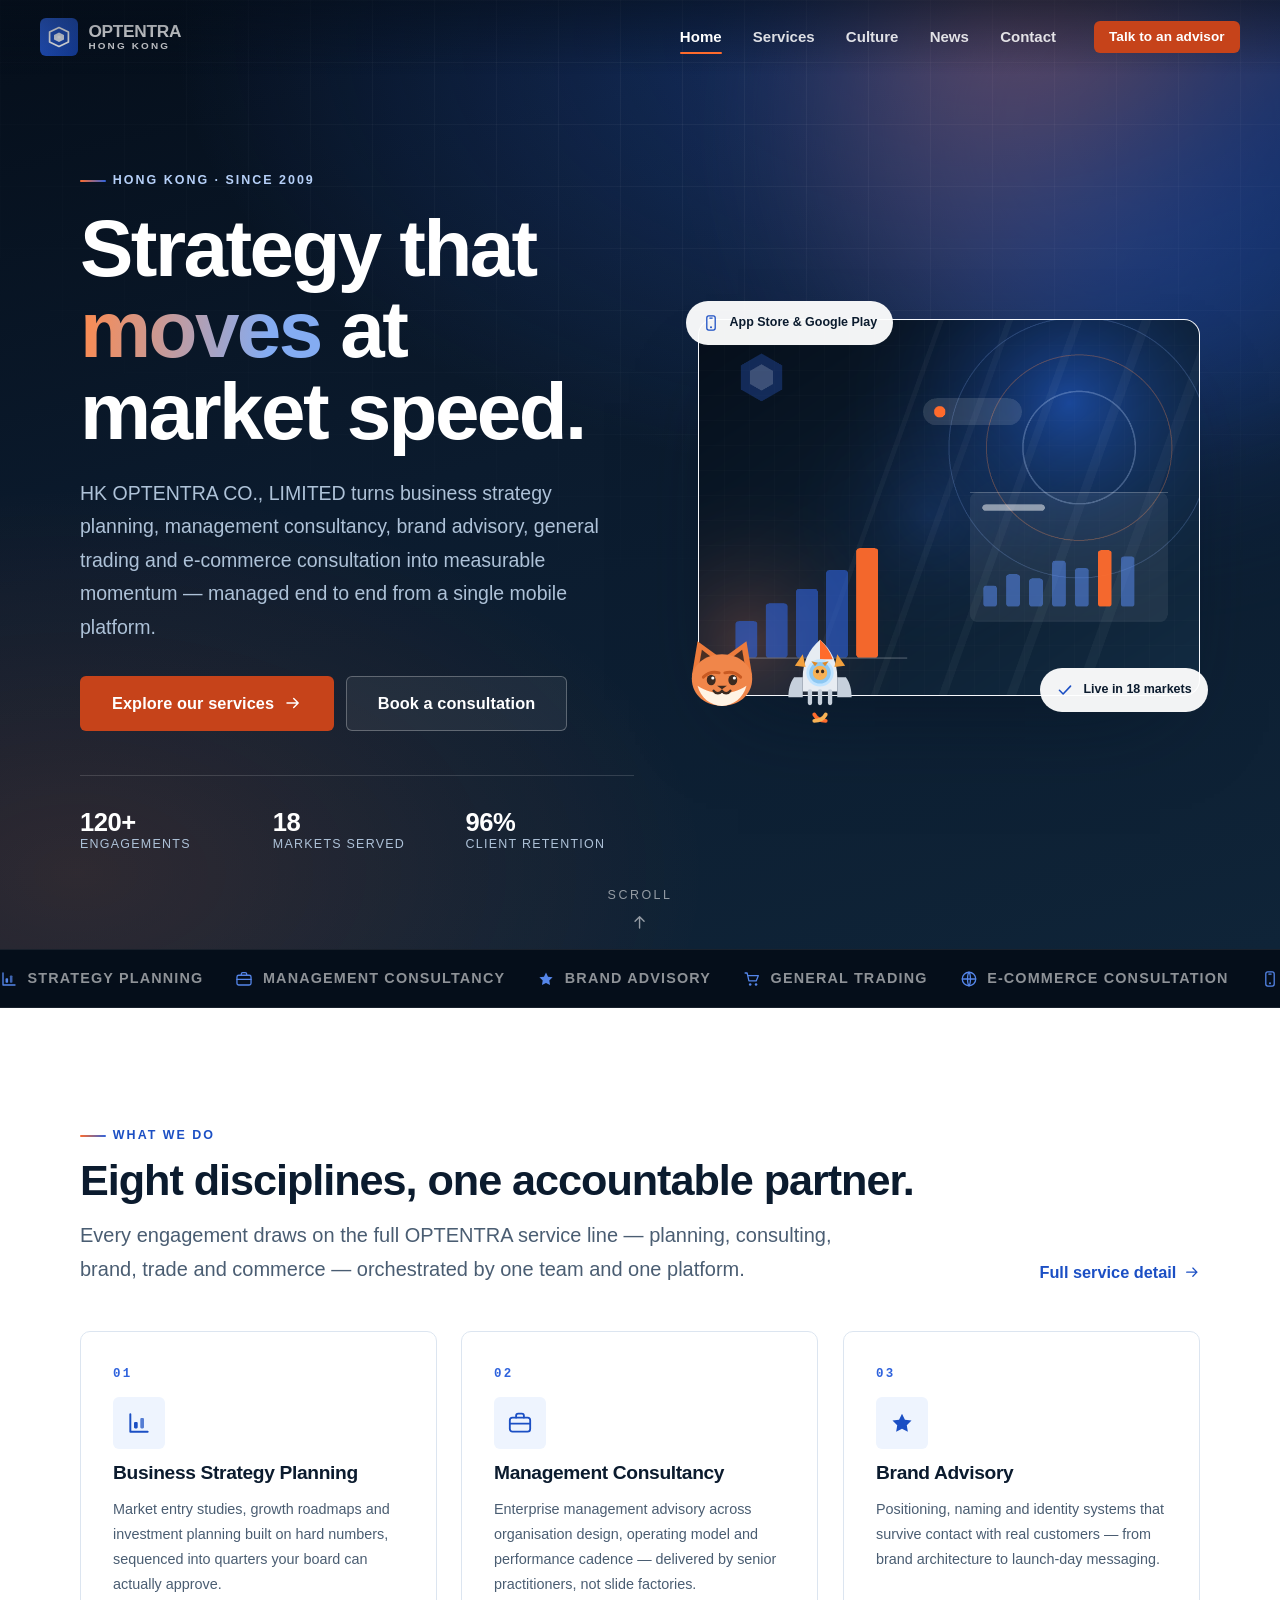
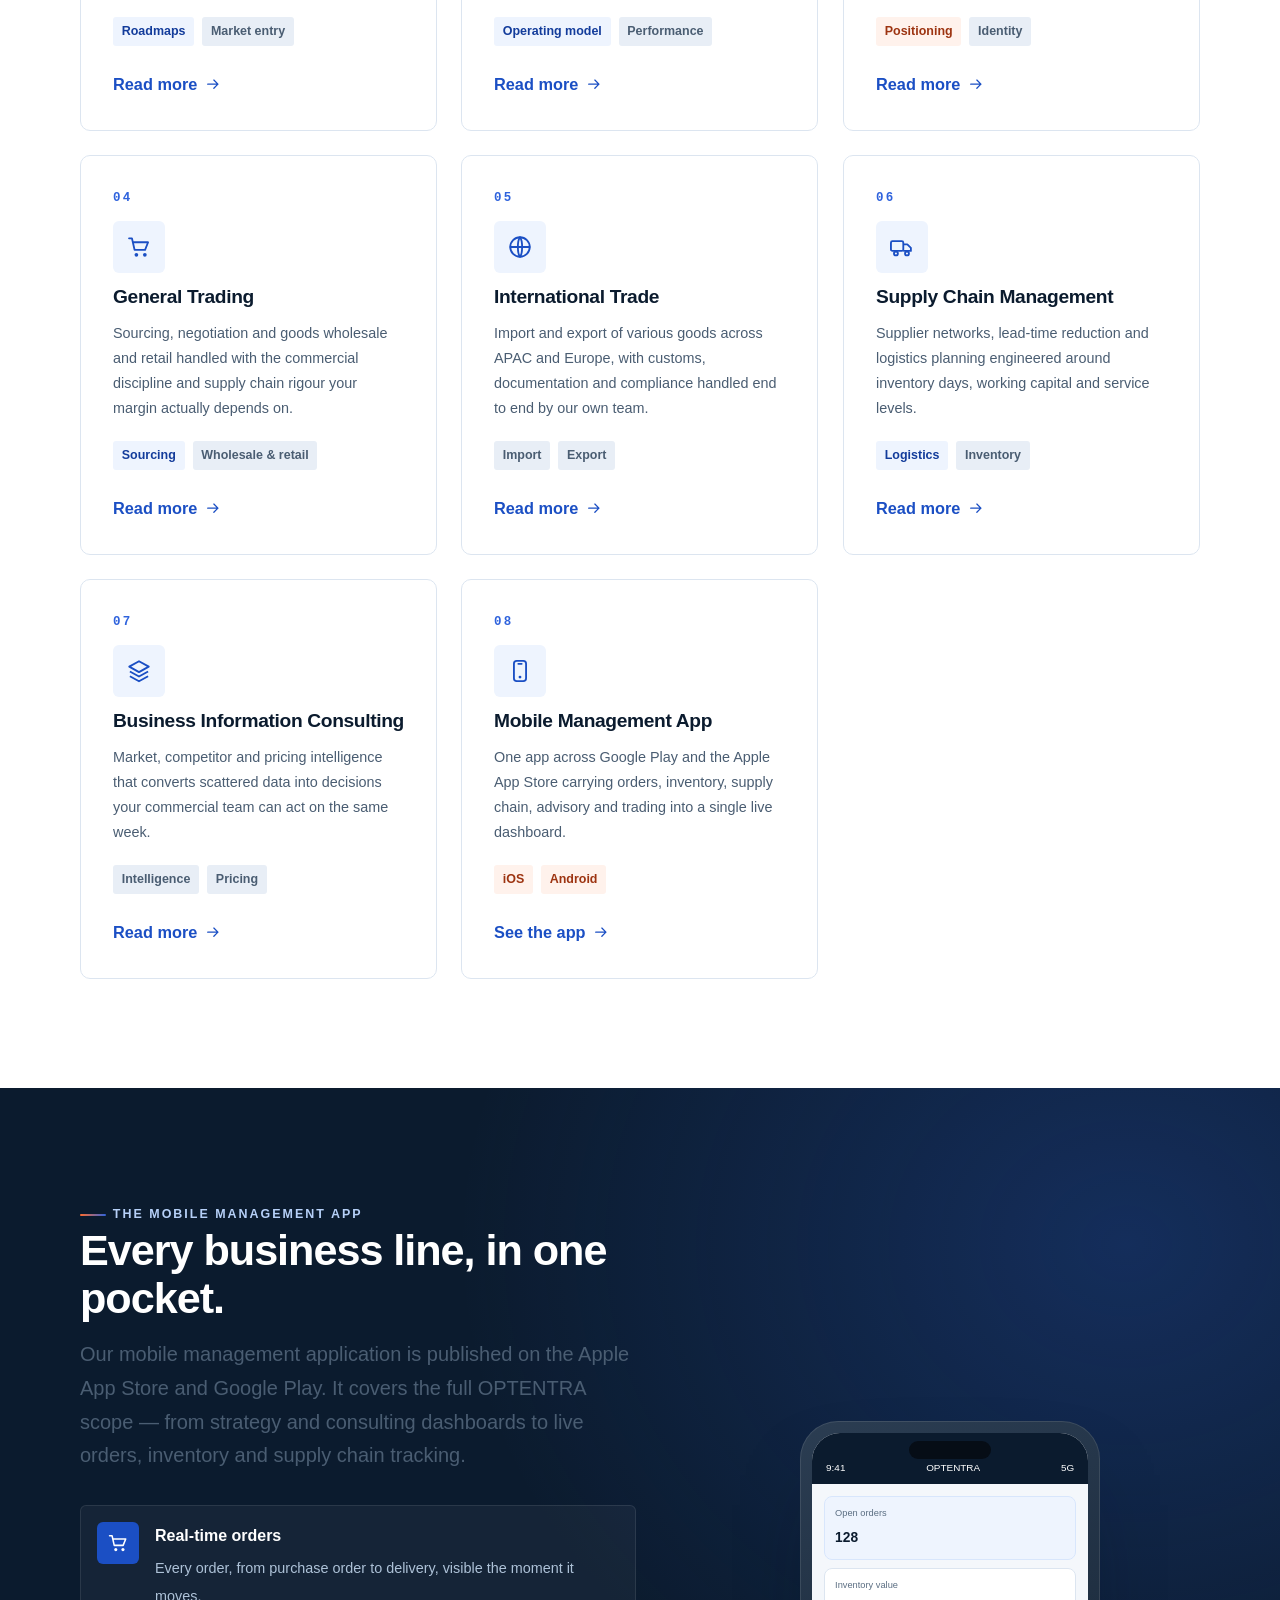
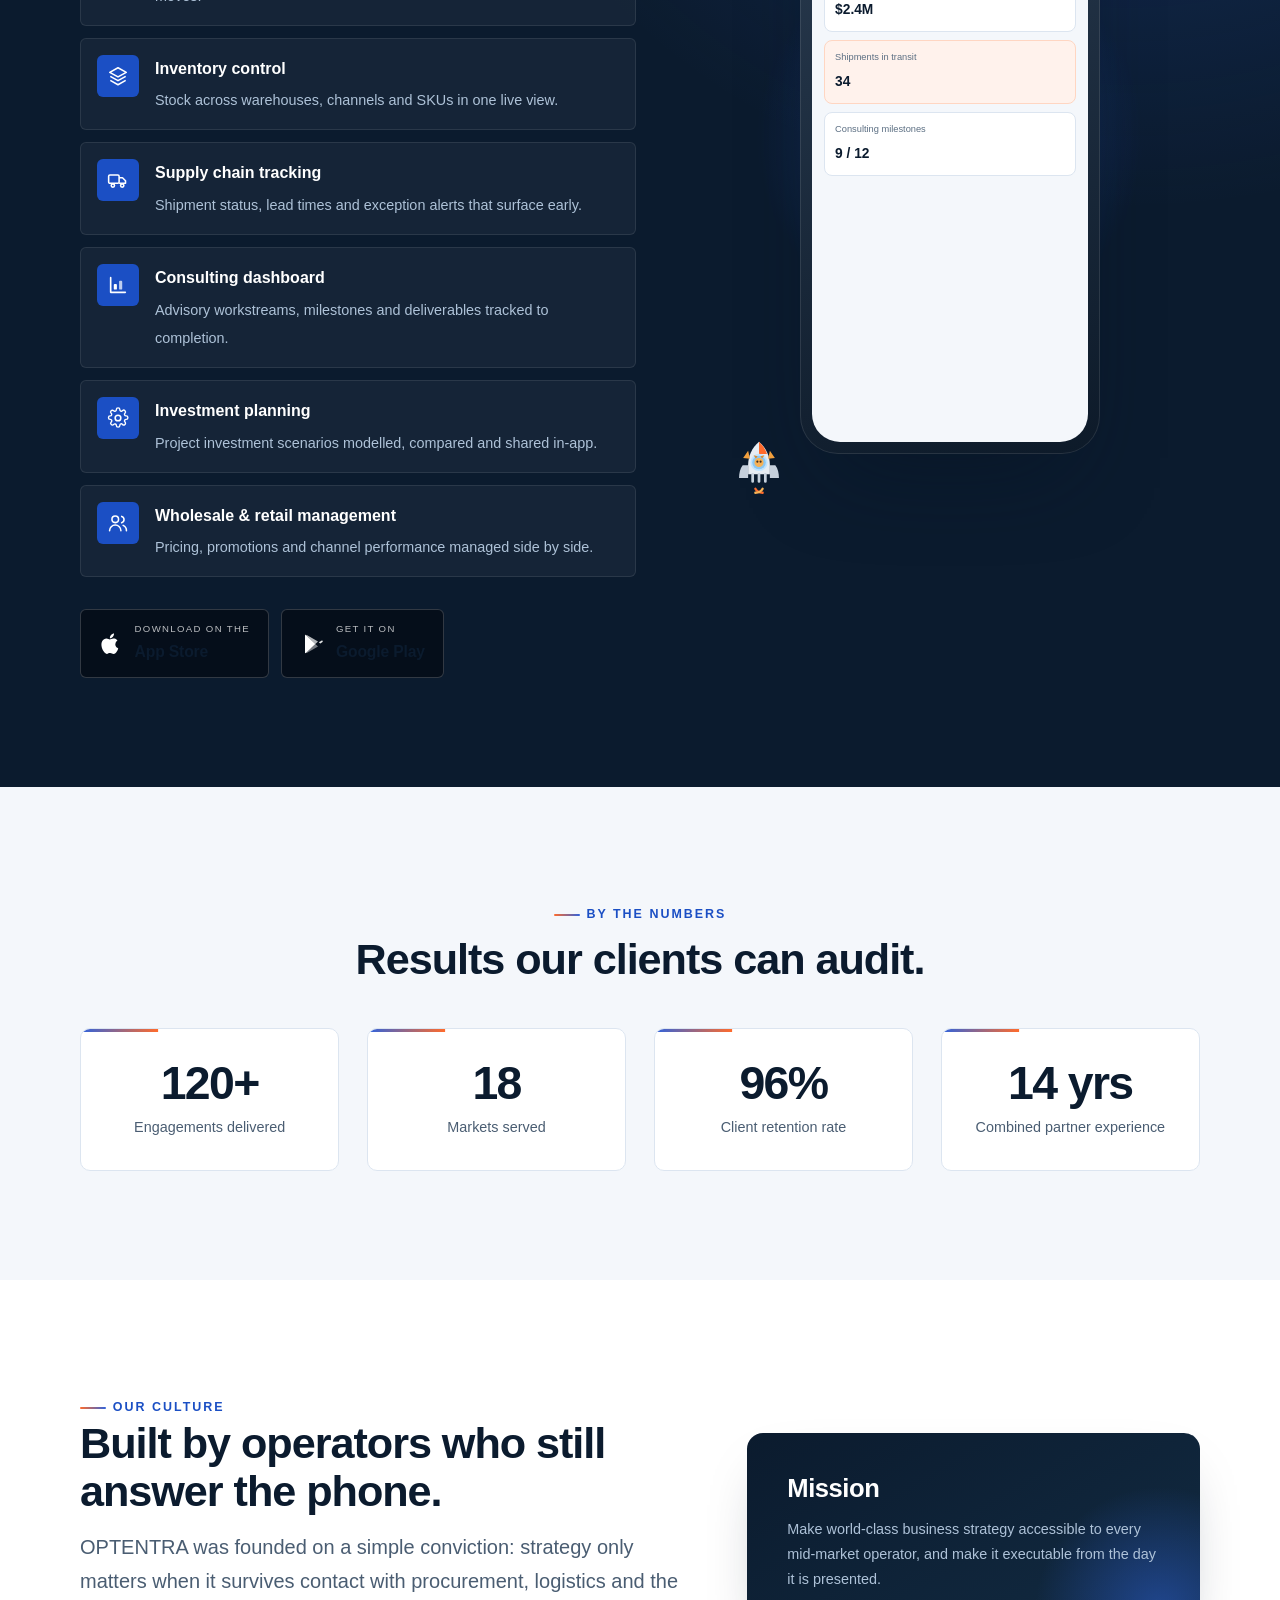
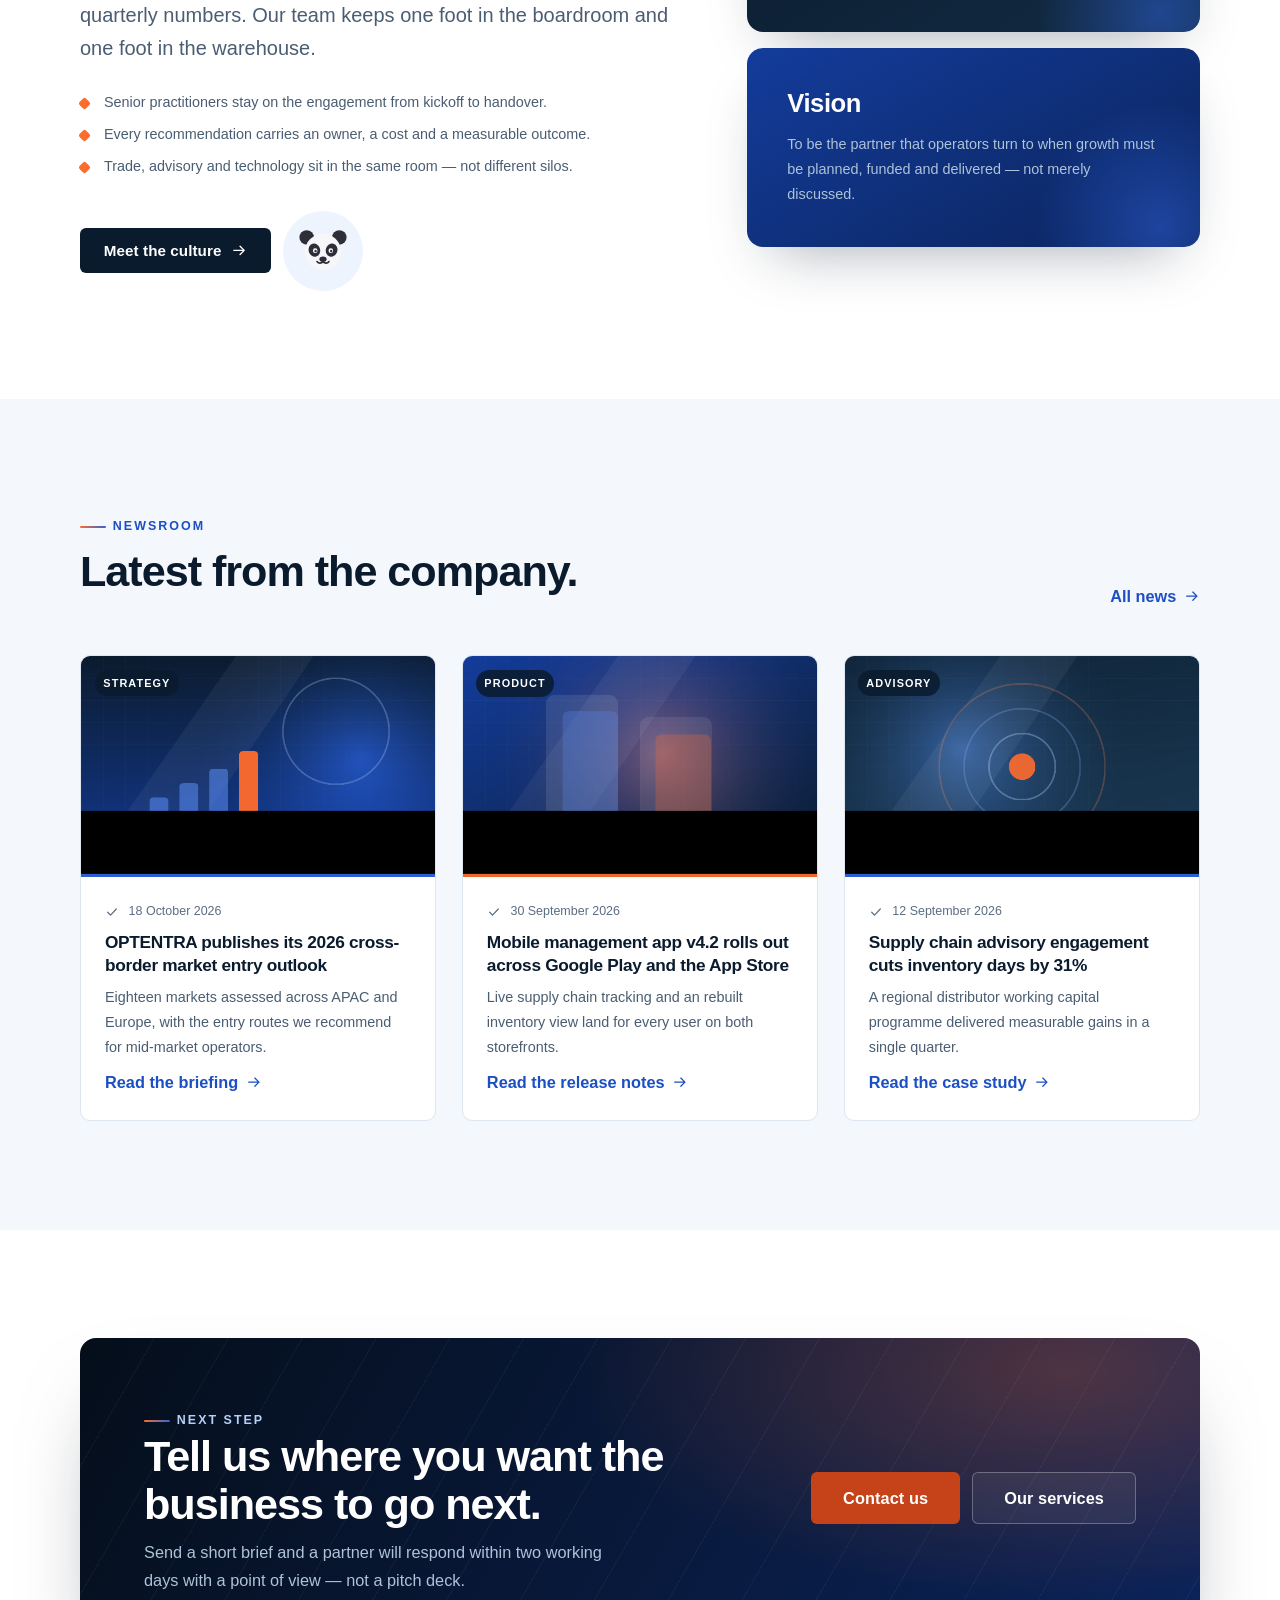
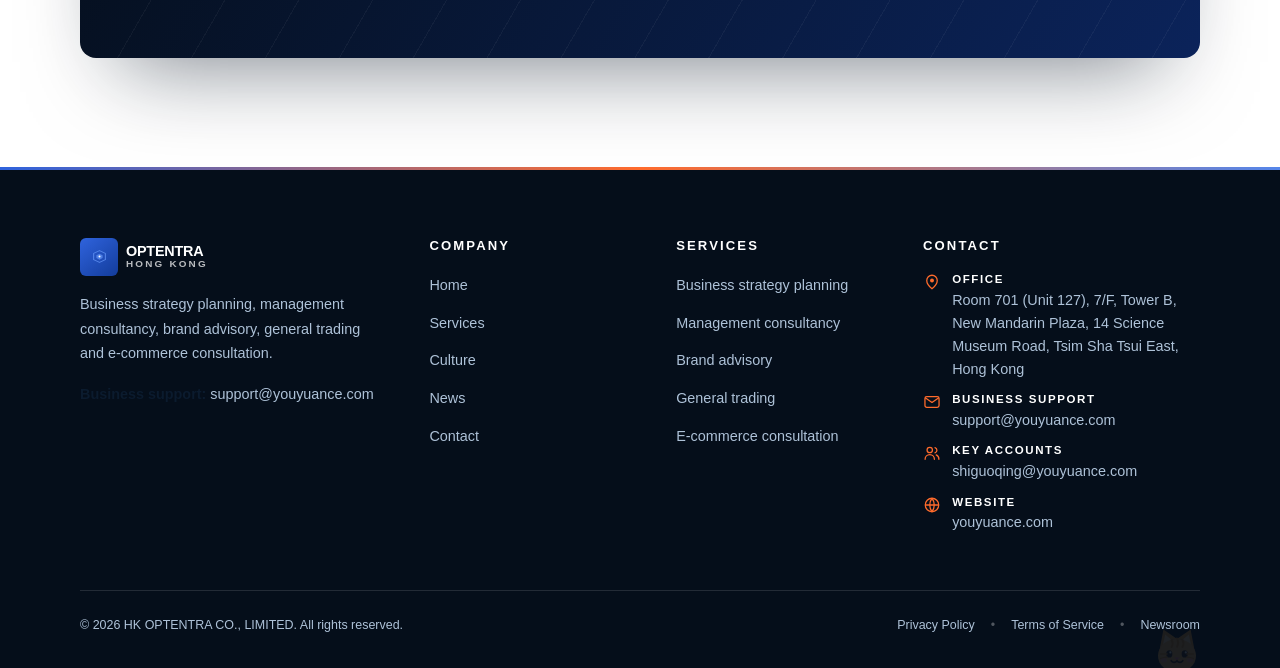
<file: index.html>
<!DOCTYPE html>
<html lang="en">
<head>
<meta charset="UTF-8">
<meta name="viewport" content="width=device-width, initial-scale=1">
<title>HK OPTENTRA CO., LIMITED | Business Strategy, Consultancy, Trading &amp; E-commerce</title>
<meta name="description" content="HK OPTENTRA CO., LIMITED is a Hong Kong consultancy delivering business strategy planning, management consultancy, brand advisory, general trading and e-commerce consultation through a unified mobile management app.">
<link rel="canonical" href="https://youyuance.com/">
<meta property="og:title" content="HK OPTENTRA CO., LIMITED | Business Strategy, Consultancy, Trading &amp; E-commerce">
<meta property="og:description" content="HK OPTENTRA CO., LIMITED is a Hong Kong consultancy delivering business strategy planning, management consultancy, brand advisory, general trading and e-commerce consultation through a unified mobile management app.">
<meta property="og:url" content="https://youyuance.com/">
<meta property="og:type" content="website">
<meta property="og:image" content="https://youyuance.com/images/hero.png">
<meta name="twitter:card" content="summary_large_image">
<meta name="twitter:title" content="HK OPTENTRA CO., LIMITED">
<meta name="twitter:description" content="Business strategy planning, management consultancy, brand advisory, general trading and e-commerce consultation.">
<meta name="twitter:image" content="https://youyuance.com/images/hero.png">
<link rel="stylesheet" href="css/style.css">
</head>
<body data-page="home">

<header id="site-header"></header>

<main>

  <!-- ================= HERO ================= -->
  <section class="hero">
    <div class="container">
      <div class="hero__inner">
        <div class="hero__copy">
          <span class="eyebrow">Hong Kong · Since 2009</span>
          <h1 class="hero__title">Strategy that <em>moves</em> at market speed.</h1>
          <p class="hero__lead">
            HK OPTENTRA CO., LIMITED turns business strategy planning, management consultancy,
            brand advisory, general trading and e-commerce consultation into measurable momentum —
            managed end to end from a single mobile platform.
          </p>
          <div class="hero__actions">
            <a class="btn btn--accent btn--lg" href="services.html">
              Explore our services
              <svg viewBox="0 0 24 24" aria-hidden="true"><use href="#arrow-right"></use></svg>
            </a>
            <a class="btn btn--ghost-light btn--lg" href="contact.html">Book a consultation</a>
          </div>
          <div class="hero__proof">
            <div><strong>120+</strong><span>Engagements</span></div>
            <div><strong>18</strong><span>Markets served</span></div>
            <div><strong>96%</strong><span>Client retention</span></div>
          </div>
        </div>

        <div class="hero__media reveal zoom-in">
          <img src="images/hero.png" alt="OPTENTRA consultants reviewing a growth plan with a mobile management dashboard open beside them" width="960" height="720">
          <span class="hero__badge hero__badge--tl">
            <svg viewBox="0 0 24 24" aria-hidden="true"><use href="#mobile-app"></use></svg>
            App Store &amp; Google Play
          </span>
          <span class="hero__badge hero__badge--br">
            <svg viewBox="0 0 24 24" aria-hidden="true"><use href="#check"></use></svg>
            Live in 18 markets
          </span>
          <div class="hero__mascots">
            <span class="mascot-wrap" data-mascot="fox" data-mascot-size="lg" aria-hidden="true"></span>
            <span class="mascot-wrap" data-mascot="rocket-cat" data-mascot-size="lg" aria-hidden="true"></span>
          </div>
        </div>
      </div>
    </div>
    <div class="scroll-cue" aria-hidden="true">
      Scroll
      <svg viewBox="0 0 24 24"><use href="#arrow-up"></use></svg>
    </div>
  </section>

  <!-- ================= MARQUEE ================= -->
  <div class="marquee" aria-hidden="true">
    <div class="marquee__track">
      <span class="marquee__item"><svg viewBox="0 0 24 24"><use href="#chart"></use></svg>Strategy Planning</span>
      <span class="marquee__item"><svg viewBox="0 0 24 24"><use href="#briefcase"></use></svg>Management Consultancy</span>
      <span class="marquee__item"><svg viewBox="0 0 24 24"><use href="#star"></use></svg>Brand Advisory</span>
      <span class="marquee__item"><svg viewBox="0 0 24 24"><use href="#cart"></use></svg>General Trading</span>
      <span class="marquee__item"><svg viewBox="0 0 24 24"><use href="#globe"></use></svg>E-commerce Consultation</span>
      <span class="marquee__item"><svg viewBox="0 0 24 24"><use href="#mobile-app"></use></svg>Mobile Management App</span>
      <span class="marquee__item"><svg viewBox="0 0 24 24"><use href="#shield"></use></svg>Hong Kong</span>
      <span class="marquee__item"><svg viewBox="0 0 24 24"><use href="#layers"></use></svg>Since 2009</span>
    </div>
  </div>

  <!-- ================= BUSINESS PREVIEW ================= -->
  <section class="section" id="business">
    <div class="container">
      <div class="section-head section-head--split reveal">
        <div>
          <span class="eyebrow">What we do</span>
          <h2>Eight disciplines, one accountable partner.</h2>
          <p class="lead">
            Every engagement draws on the full OPTENTRA service line — planning, consulting,
            brand, trade and commerce — orchestrated by one team and one platform.
          </p>
        </div>
        <a class="link-arrow" href="services.html">
          Full service detail
          <svg viewBox="0 0 24 24" aria-hidden="true"><use href="#arrow-right"></use></svg>
        </a>
      </div>

      <div class="services-grid stagger">
        <article class="service-card reveal">
          <span class="service-card__num">01</span>
          <span class="card__icon"><svg viewBox="0 0 24 24" aria-hidden="true"><use href="#chart"></use></svg></span>
          <h3 class="service-card__title">Business Strategy Planning</h3>
          <p class="service-card__text">
            Market entry studies, growth roadmaps and investment planning built on hard numbers,
            sequenced into quarters your board can actually approve.
          </p>
          <div class="service-card__meta">
            <span class="tag tag--brand">Roadmaps</span>
            <span class="tag">Market entry</span>
          </div>
          <div class="card__foot">
            <a class="link-arrow" href="services.html">Read more <svg viewBox="0 0 24 24" aria-hidden="true"><use href="#arrow-right"></use></svg></a>
          </div>
        </article>

        <article class="service-card reveal">
          <span class="service-card__num">02</span>
          <span class="card__icon"><svg viewBox="0 0 24 24" aria-hidden="true"><use href="#briefcase"></use></svg></span>
          <h3 class="service-card__title">Management Consultancy</h3>
          <p class="service-card__text">
            Enterprise management advisory across organisation design, operating model and
            performance cadence — delivered by senior practitioners, not slide factories.
          </p>
          <div class="service-card__meta">
            <span class="tag tag--brand">Operating model</span>
            <span class="tag">Performance</span>
          </div>
          <div class="card__foot">
            <a class="link-arrow" href="services.html">Read more <svg viewBox="0 0 24 24" aria-hidden="true"><use href="#arrow-right"></use></svg></a>
          </div>
        </article>

        <article class="service-card reveal">
          <span class="service-card__num">03</span>
          <span class="card__icon"><svg viewBox="0 0 24 24" aria-hidden="true"><use href="#star"></use></svg></span>
          <h3 class="service-card__title">Brand Advisory</h3>
          <p class="service-card__text">
            Positioning, naming and identity systems that survive contact with real customers —
            from brand architecture to launch-day messaging.
          </p>
          <div class="service-card__meta">
            <span class="tag tag--accent">Positioning</span>
            <span class="tag">Identity</span>
          </div>
          <div class="card__foot">
            <a class="link-arrow" href="services.html">Read more <svg viewBox="0 0 24 24" aria-hidden="true"><use href="#arrow-right"></use></svg></a>
          </div>
        </article>

        <article class="service-card reveal">
          <span class="service-card__num">04</span>
          <span class="card__icon"><svg viewBox="0 0 24 24" aria-hidden="true"><use href="#cart"></use></svg></span>
          <h3 class="service-card__title">General Trading</h3>
          <p class="service-card__text">
            Sourcing, negotiation and goods wholesale and retail handled with the commercial
            discipline and supply chain rigour your margin actually depends on.
          </p>
          <div class="service-card__meta">
            <span class="tag tag--brand">Sourcing</span>
            <span class="tag">Wholesale &amp; retail</span>
          </div>
          <div class="card__foot">
            <a class="link-arrow" href="services.html">Read more <svg viewBox="0 0 24 24" aria-hidden="true"><use href="#arrow-right"></use></svg></a>
          </div>
        </article>

        <article class="service-card reveal">
          <span class="service-card__num">05</span>
          <span class="card__icon"><svg viewBox="0 0 24 24" aria-hidden="true"><use href="#globe"></use></svg></span>
          <h3 class="service-card__title">International Trade</h3>
          <p class="service-card__text">
            Import and export of various goods across APAC and Europe, with customs, documentation
            and compliance handled end to end by our own team.
          </p>
          <div class="service-card__meta">
            <span class="tag">Import</span>
            <span class="tag">Export</span>
          </div>
          <div class="card__foot">
            <a class="link-arrow" href="services.html">Read more <svg viewBox="0 0 24 24" aria-hidden="true"><use href="#arrow-right"></use></svg></a>
          </div>
        </article>

        <article class="service-card reveal">
          <span class="service-card__num">06</span>
          <span class="card__icon"><svg viewBox="0 0 24 24" aria-hidden="true"><use href="#truck"></use></svg></span>
          <h3 class="service-card__title">Supply Chain Management</h3>
          <p class="service-card__text">
            Supplier networks, lead-time reduction and logistics planning engineered around
            inventory days, working capital and service levels.
          </p>
          <div class="service-card__meta">
            <span class="tag tag--brand">Logistics</span>
            <span class="tag">Inventory</span>
          </div>
          <div class="card__foot">
            <a class="link-arrow" href="services.html">Read more <svg viewBox="0 0 24 24" aria-hidden="true"><use href="#arrow-right"></use></svg></a>
          </div>
        </article>

        <article class="service-card reveal">
          <span class="service-card__num">07</span>
          <span class="card__icon"><svg viewBox="0 0 24 24" aria-hidden="true"><use href="#layers"></use></svg></span>
          <h3 class="service-card__title">Business Information Consulting</h3>
          <p class="service-card__text">
            Market, competitor and pricing intelligence that converts scattered data into
            decisions your commercial team can act on the same week.
          </p>
          <div class="service-card__meta">
            <span class="tag">Intelligence</span>
            <span class="tag">Pricing</span>
          </div>
          <div class="card__foot">
            <a class="link-arrow" href="services.html">Read more <svg viewBox="0 0 24 24" aria-hidden="true"><use href="#arrow-right"></use></svg></a>
          </div>
        </article>

        <article class="service-card reveal">
          <span class="service-card__num">08</span>
          <span class="card__icon"><svg viewBox="0 0 24 24" aria-hidden="true"><use href="#mobile-app"></use></svg></span>
          <h3 class="service-card__title">Mobile Management App</h3>
          <p class="service-card__text">
            One app across Google Play and the Apple App Store carrying orders, inventory,
            supply chain, advisory and trading into a single live dashboard.
          </p>
          <div class="service-card__meta">
            <span class="tag tag--accent">iOS</span>
            <span class="tag tag--accent">Android</span>
          </div>
          <div class="card__foot">
            <a class="link-arrow" href="services.html#app">See the app <svg viewBox="0 0 24 24" aria-hidden="true"><use href="#arrow-right"></use></svg></a>
          </div>
        </article>
      </div>
    </div>
  </section>

  <!-- ================= APP HIGHLIGHT ================= -->
  <section class="section app-section" id="app">
    <div class="container">
      <div class="app-layout">
        <div class="reveal slide-left">
          <span class="eyebrow eyebrow--light">The mobile management app</span>
          <h2>Every business line, in one pocket.</h2>
          <p class="lead mt-4">
            Our mobile management application is published on the Apple App Store and Google Play.
            It covers the full OPTENTRA scope — from strategy and consulting dashboards to
            live orders, inventory and supply chain tracking.
          </p>

          <div class="app-features">
            <div class="app-feature">
              <span class="app-feature__icon"><svg viewBox="0 0 24 24" aria-hidden="true"><use href="#cart"></use></svg></span>
              <div><strong>Real-time orders</strong><span>Every order, from purchase order to delivery, visible the moment it moves.</span></div>
            </div>
            <div class="app-feature">
              <span class="app-feature__icon"><svg viewBox="0 0 24 24" aria-hidden="true"><use href="#layers"></use></svg></span>
              <div><strong>Inventory control</strong><span>Stock across warehouses, channels and SKUs in one live view.</span></div>
            </div>
            <div class="app-feature">
              <span class="app-feature__icon"><svg viewBox="0 0 24 24" aria-hidden="true"><use href="#truck"></use></svg></span>
              <div><strong>Supply chain tracking</strong><span>Shipment status, lead times and exception alerts that surface early.</span></div>
            </div>
            <div class="app-feature">
              <span class="app-feature__icon"><svg viewBox="0 0 24 24" aria-hidden="true"><use href="#chart"></use></svg></span>
              <div><strong>Consulting dashboard</strong><span>Advisory workstreams, milestones and deliverables tracked to completion.</span></div>
            </div>
            <div class="app-feature">
              <span class="app-feature__icon"><svg viewBox="0 0 24 24" aria-hidden="true"><use href="#settings"></use></svg></span>
              <div><strong>Investment planning</strong><span>Project investment scenarios modelled, compared and shared in-app.</span></div>
            </div>
            <div class="app-feature">
              <span class="app-feature__icon"><svg viewBox="0 0 24 24" aria-hidden="true"><use href="#users"></use></svg></span>
              <div><strong>Wholesale &amp; retail management</strong><span>Pricing, promotions and channel performance managed side by side.</span></div>
            </div>
          </div>

          <div class="store-badges">
            <a class="store-badge" href="#app" aria-label="Download on the App Store">
              <svg viewBox="0 0 24 24" aria-hidden="true"><use href="#apple"></use></svg>
              <span><small>Download on the</small><strong>App Store</strong></span>
            </a>
            <a class="store-badge" href="#app" aria-label="Get it on Google Play">
              <svg viewBox="0 0 24 24" aria-hidden="true"><use href="#google-play"></use></svg>
              <span><small>Get it on</small><strong>Google Play</strong></span>
            </a>
          </div>
        </div>

        <div class="phone-stage reveal zoom-in">
          <div class="phone">
            <div class="phone__screen">
              <div class="phone__bar"><span>9:41</span><span>OPTENTRA</span><span>5G</span></div>
              <div class="phone__body">
                <div class="phone__tile phone__tile--brand"><span>Open orders</span><strong>128</strong></div>
                <div class="phone__tile"><span>Inventory value</span><strong>$2.4M</strong></div>
                <div class="phone__tile phone__tile--accent"><span>Shipments in transit</span><strong>34</strong></div>
                <div class="phone__tile"><span>Consulting milestones</span><strong>9 / 12</strong></div>
              </div>
            </div>
          </div>
          <div class="app-mascot" data-mascot="rocket-cat" aria-hidden="true"></div>
        </div>
      </div>
    </div>
  </section>

  <!-- ================= STATS ================= -->
  <section class="section section--alt">
    <div class="container">
      <div class="section-head section-head--center reveal">
        <span class="eyebrow">By the numbers</span>
        <h2>Results our clients can audit.</h2>
      </div>
      <div class="stats stagger">
        <div class="stat">
          <span class="stat__num" data-count="120" data-suffix="+">0</span>
          <span class="stat__label">Engagements delivered</span>
        </div>
        <div class="stat">
          <span class="stat__num" data-count="18" data-suffix="">0</span>
          <span class="stat__label">Markets served</span>
        </div>
        <div class="stat">
          <span class="stat__num" data-count="96" data-suffix="%">0</span>
          <span class="stat__label">Client retention rate</span>
        </div>
        <div class="stat">
          <span class="stat__num" data-count="14" data-suffix=" yrs">0</span>
          <span class="stat__label">Combined partner experience</span>
        </div>
      </div>
    </div>
  </section>

  <!-- ================= CULTURE PREVIEW ================= -->
  <section class="section">
    <div class="container">
      <div class="split split--wide-left">
        <div class="reveal slide-left">
          <span class="eyebrow">Our culture</span>
          <h2>Built by operators who still answer the phone.</h2>
          <p class="lead mt-4">
            OPTENTRA was founded on a simple conviction: strategy only matters when it survives
            contact with procurement, logistics and the quarterly numbers. Our team keeps one foot
            in the boardroom and one foot in the warehouse.
          </p>
          <ul class="card__list mt-5">
            <li>Senior practitioners stay on the engagement from kickoff to handover.</li>
            <li>Every recommendation carries an owner, a cost and a measurable outcome.</li>
            <li>Trade, advisory and technology sit in the same room — not different silos.</li>
          </ul>
          <div class="cluster mt-6">
            <a class="btn btn--dark" href="culture.html">
              Meet the culture
              <svg viewBox="0 0 24 24" aria-hidden="true"><use href="#arrow-right"></use></svg>
            </a>
            <span class="mascot-wrap mascot-wrap--rounded" data-mascot="panda" aria-hidden="true"></span>
          </div>
        </div>

        <div class="reveal slide-right">
          <div class="grid grid--tight">
            <article class="mv-card">
              <h3>Mission</h3>
              <p>Make world-class business strategy accessible to every mid-market operator, and make it executable from the day it is presented.</p>
            </article>
            <article class="mv-card mv-card--accent">
              <h3>Vision</h3>
              <p>To be the partner that operators turn to when growth must be planned, funded and delivered — not merely discussed.</p>
            </article>
          </div>
        </div>
      </div>
    </div>
  </section>

  <!-- ================= NEWS PREVIEW ================= -->
  <section class="section section--alt">
    <div class="container">
      <div class="section-head section-head--split reveal">
        <div>
          <span class="eyebrow">Newsroom</span>
          <h2>Latest from the company.</h2>
        </div>
        <a class="link-arrow" href="news.html">
          All news
          <svg viewBox="0 0 24 24" aria-hidden="true"><use href="#arrow-right"></use></svg>
        </a>
      </div>

      <div class="news-grid stagger">
        <article class="news-card">
          <div class="news-card__thumb">
            <img src="images/news-1.png" alt="OPTENTRA team presenting a market entry strategy" width="640" height="400">
            <span class="news-card__cat">Strategy</span>
          </div>
          <div class="news-card__body">
            <div class="news-card__meta">
              <svg viewBox="0 0 24 24" aria-hidden="true"><use href="#check"></use></svg>
              <time datetime="2026-10-18">18 October 2026</time>
            </div>
            <h3 class="news-card__title">OPTENTRA publishes its 2026 cross-border market entry outlook</h3>
            <p class="news-card__excerpt">Eighteen markets assessed across APAC and Europe, with the entry routes we recommend for mid-market operators.</p>
            <a class="link-arrow" href="news.html">Read the briefing <svg viewBox="0 0 24 24" aria-hidden="true"><use href="#arrow-right"></use></svg></a>
          </div>
        </article>

        <article class="news-card">
          <div class="news-card__thumb">
            <img src="images/news-2.png" alt="Mobile management app interface on a phone" width="640" height="400">
            <span class="news-card__cat">Product</span>
          </div>
          <div class="news-card__body">
            <div class="news-card__meta">
              <svg viewBox="0 0 24 24" aria-hidden="true"><use href="#check"></use></svg>
              <time datetime="2026-09-30">30 September 2026</time>
            </div>
            <h3 class="news-card__title">Mobile management app v4.2 rolls out across Google Play and the App Store</h3>
            <p class="news-card__excerpt">Live supply chain tracking and an rebuilt inventory view land for every user on both storefronts.</p>
            <a class="link-arrow" href="news.html">Read the release notes <svg viewBox="0 0 24 24" aria-hidden="true"><use href="#arrow-right"></use></svg></a>
          </div>
        </article>

        <article class="news-card">
          <div class="news-card__thumb">
            <img src="images/news-3.png" alt="Warehouse operation optimised with OPTENTRA advisory team" width="640" height="400">
            <span class="news-card__cat">Advisory</span>
          </div>
          <div class="news-card__body">
            <div class="news-card__meta">
              <svg viewBox="0 0 24 24" aria-hidden="true"><use href="#check"></use></svg>
              <time datetime="2026-09-12">12 September 2026</time>
            </div>
            <h3 class="news-card__title">Supply chain advisory engagement cuts inventory days by 31%</h3>
            <p class="news-card__excerpt">A regional distributor working capital programme delivered measurable gains in a single quarter.</p>
            <a class="link-arrow" href="news.html">Read the case study <svg viewBox="0 0 24 24" aria-hidden="true"><use href="#arrow-right"></use></svg></a>
          </div>
        </article>
      </div>
    </div>
  </section>

  <!-- ================= CONTACT CTA ================= -->
  <section class="section">
    <div class="container">
      <div class="cta-band reveal zoom-in">
        <div class="cta-band__inner">
          <div>
            <span class="eyebrow eyebrow--light">Next step</span>
            <h2>Tell us where you want the business to go next.</h2>
            <p>Send a short brief and a partner will respond within two working days with a point of view — not a pitch deck.</p>
          </div>
          <div class="cta-band__actions">
            <a class="btn btn--accent btn--lg" href="contact.html">Contact us</a>
            <a class="btn btn--ghost-light btn--lg" href="services.html">Our services</a>
          </div>
        </div>
      </div>
    </div>
  </section>

</main>

<footer id="site-footer"></footer>

<script src="js/main.js" defer></script>
</body>
</html>
</file>
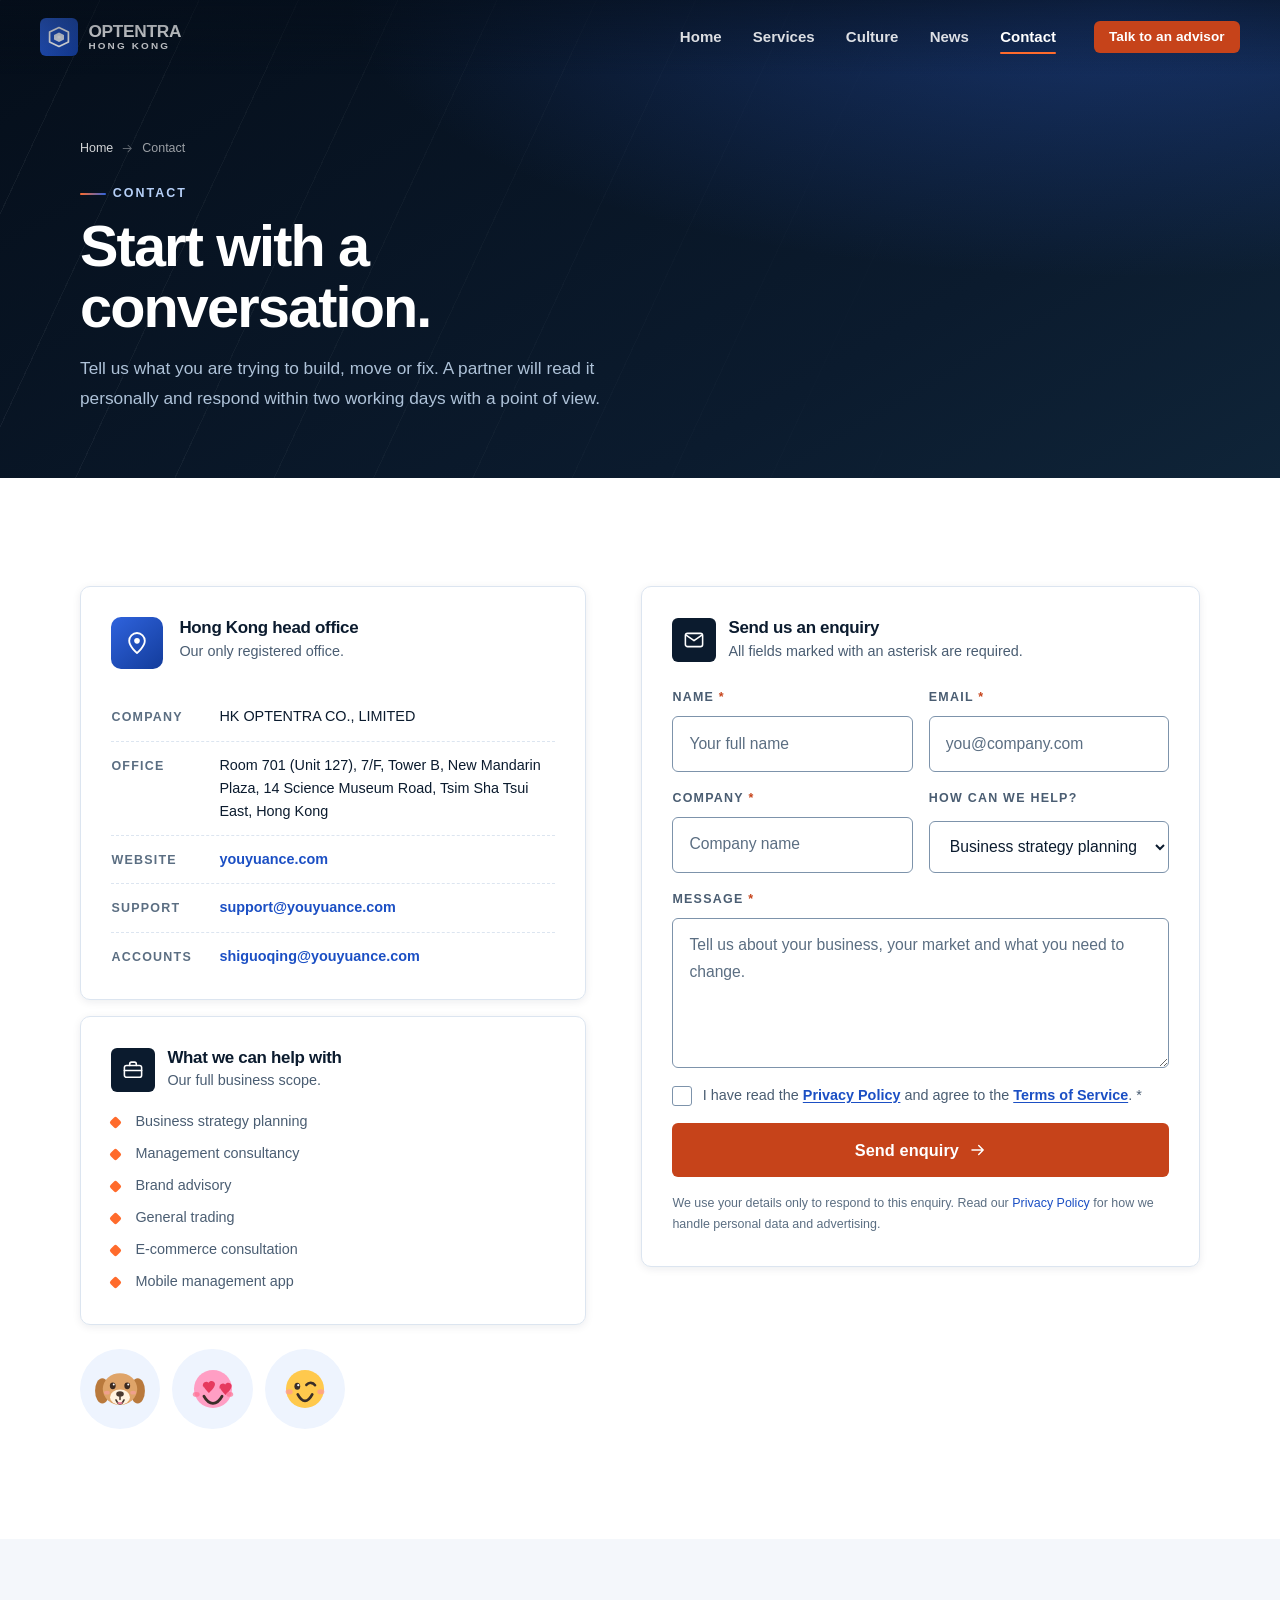
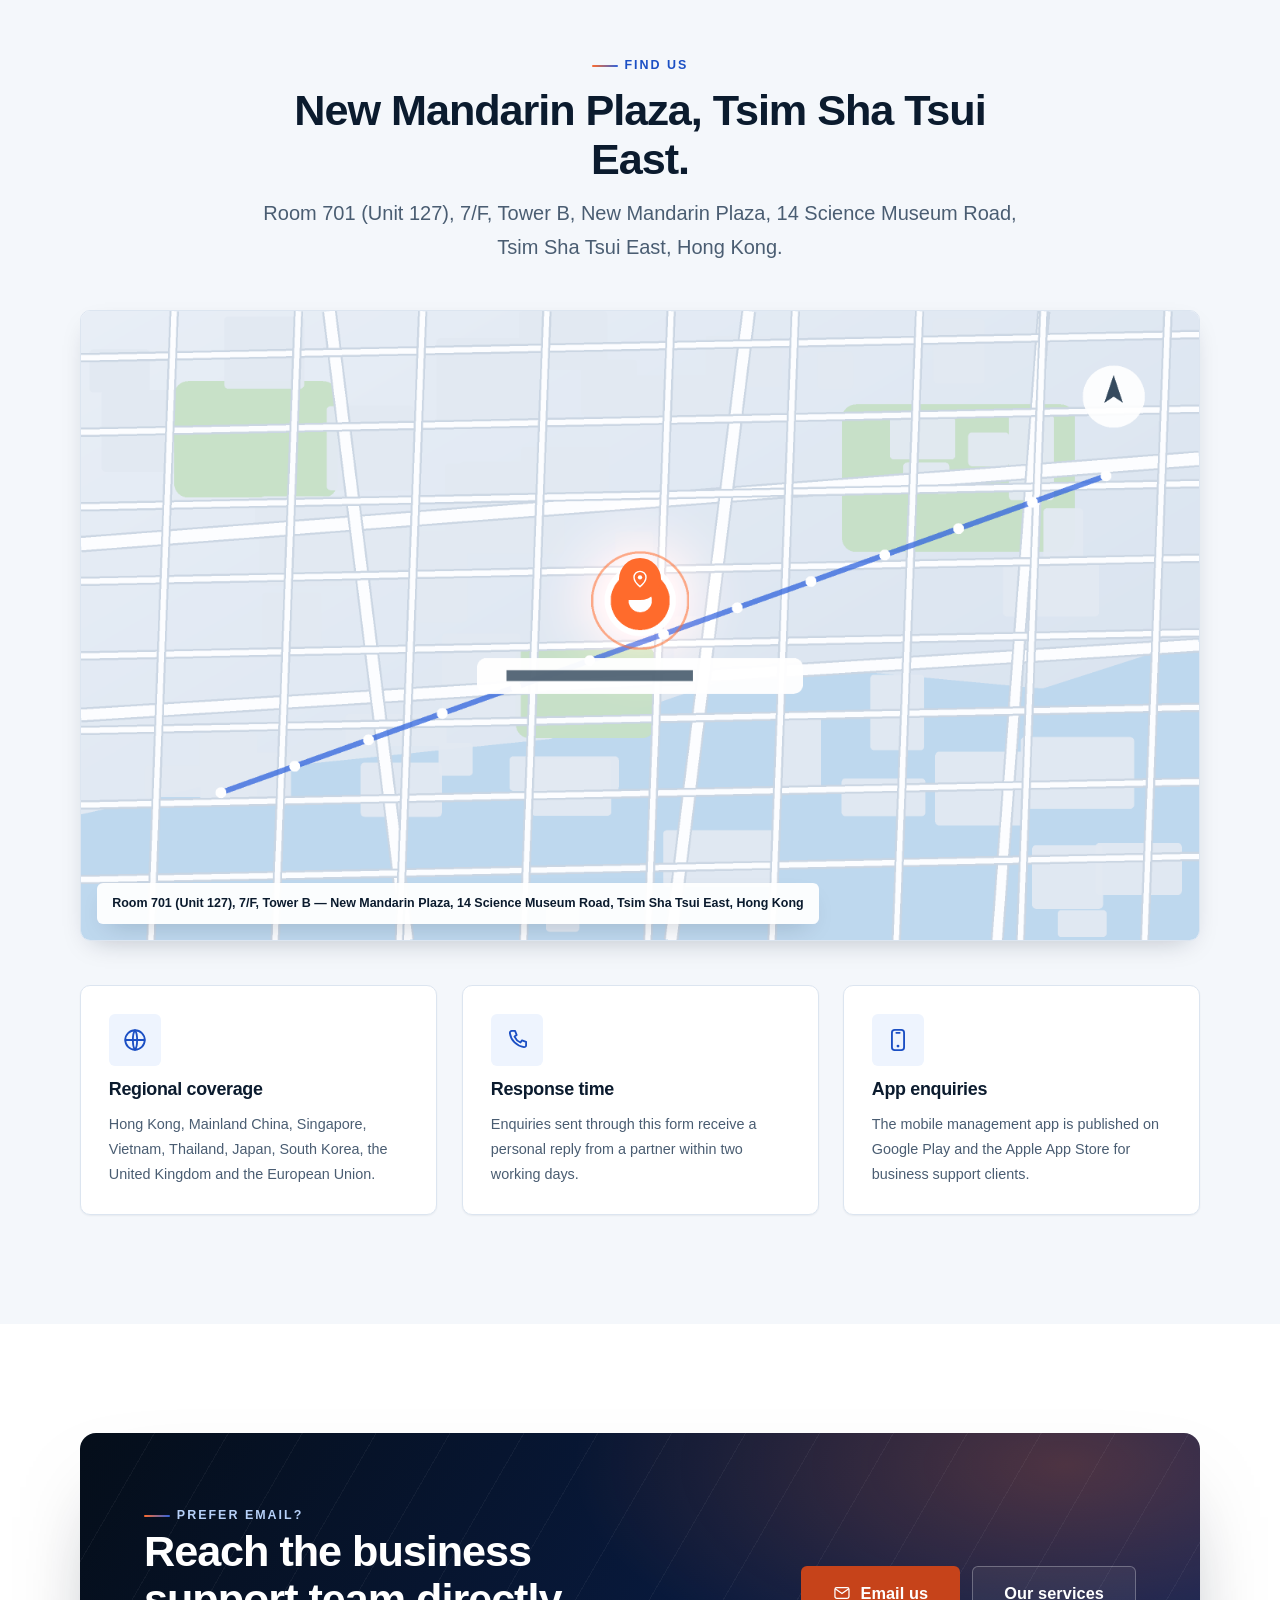
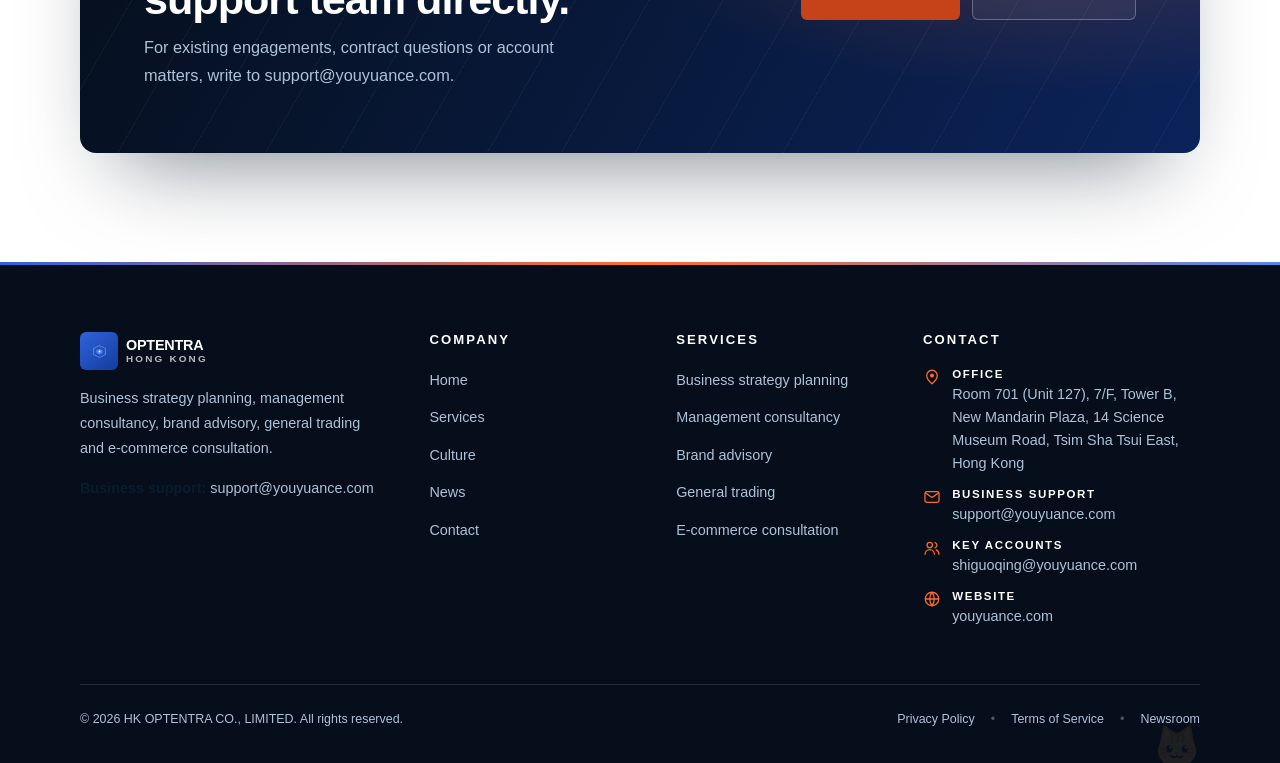
<file: contact.html>
<!DOCTYPE html>
<html lang="en">
<head>
<meta charset="UTF-8">
<meta name="viewport" content="width=device-width, initial-scale=1">
<title>Contact | HK OPTENTRA CO., LIMITED</title>
<meta name="description" content="Talk to HK OPTENTRA CO., LIMITED. Visit our Hong Kong office, email our business support team or send an enquiry through the online form.">
<link rel="canonical" href="https://youyuance.com/contact.html">
<meta property="og:title" content="Contact | HK OPTENTRA CO., LIMITED">
<meta property="og:description" content="Talk to HK OPTENTRA CO., LIMITED. Visit our Hong Kong office, email our business support team or send an enquiry through the online form.">
<meta property="og:url" content="https://youyuance.com/contact.html">
<meta property="og:type" content="website">
<meta property="og:image" content="https://youyuance.com/images/map.png">
<meta name="twitter:card" content="summary_large_image">
<meta name="twitter:title" content="Contact | HK OPTENTRA CO., LIMITED">
<meta name="twitter:description" content="Hong Kong office, business support and key account contacts.">
<meta name="twitter:image" content="https://youyuance.com/images/map.png">
<link rel="stylesheet" href="css/style.css">
</head>
<body data-page="contact">

<header id="site-header"></header>

<main>

  <!-- ================= PAGE HERO ================= -->
  <section class="page-hero">
    <div class="container page-hero__inner">
      <nav class="breadcrumb reveal" aria-label="Breadcrumb">
        <a href="index.html">Home</a>
        <svg viewBox="0 0 24 24" aria-hidden="true"><use href="#arrow-right"></use></svg>
        <span>Contact</span>
      </nav>
      <span class="eyebrow eyebrow--light mt-5 reveal">Contact</span>
      <h1 class="reveal">Start with a conversation.</h1>
      <p class="reveal">
        Tell us what you are trying to build, move or fix. A partner will read it personally and
        respond within two working days with a point of view.
      </p>
    </div>
  </section>

  <!-- ================= CONTACT GRID ================= -->
  <section class="section">
    <div class="container">
      <div class="contact-grid">

        <!-- ============ INFO COLUMN ============ -->
        <div class="reveal slide-left">
          <article class="contact-card">
            <div class="office-hero">
              <span class="contact-card__icon"><svg viewBox="0 0 24 24" aria-hidden="true"><use href="#map-pin"></use></svg></span>
              <div>
                <h3>Hong Kong head office</h3>
                <p class="text-muted text-sm">Our only registered office.</p>
              </div>
            </div>

            <dl class="mt-5">
              <div class="contact-row">
                <dt>Company</dt>
                <dd>HK OPTENTRA CO., LIMITED</dd>
              </div>
              <div class="contact-row">
                <dt>Office</dt>
                <dd>Room 701 (Unit 127), 7/F, Tower B, New Mandarin Plaza, 14 Science Museum Road, Tsim Sha Tsui East, Hong Kong</dd>
              </div>
              <div class="contact-row">
                <dt>Website</dt>
                <dd><a href="https://youyuance.com/" rel="noopener">youyuance.com</a></dd>
              </div>
              <div class="contact-row">
                <dt>Support</dt>
                <dd><a href="mailto:support@youyuance.com">support@youyuance.com</a></dd>
              </div>
              <div class="contact-row">
                <dt>Accounts</dt>
                <dd><a href="mailto:shiguoqing@youyuance.com">shiguoqing@youyuance.com</a></dd>
              </div>
            </dl>
          </article>

          <article class="contact-card">
            <div class="contact-card__head">
              <span class="contact-card__icon"><svg viewBox="0 0 24 24" aria-hidden="true"><use href="#briefcase"></use></svg></span>
              <div>
                <h3>What we can help with</h3>
                <p class="text-muted text-sm">Our full business scope.</p>
              </div>
            </div>
            <ul class="card__list">
              <li>Business strategy planning</li>
              <li>Management consultancy</li>
              <li>Brand advisory</li>
              <li>General trading</li>
              <li>E-commerce consultation</li>
              <li>Mobile management app</li>
            </ul>
          </article>

          <div class="cluster mt-5">
            <span class="mascot-wrap mascot-wrap--rounded" data-mascot="dog" aria-hidden="true"></span>
            <span class="mascot-wrap mascot-wrap--rounded" data-mascot="heart-eyes" aria-hidden="true"></span>
            <span class="mascot-wrap mascot-wrap--rounded" data-mascot="wink" aria-hidden="true"></span>
          </div>
        </div>

        <!-- ============ FORM COLUMN ============ -->
        <div class="reveal slide-right">
          <article class="contact-card">
            <div class="contact-card__head">
              <span class="contact-card__icon"><svg viewBox="0 0 24 24" aria-hidden="true"><use href="#mail"></use></svg></span>
              <div>
                <h3>Send us an enquiry</h3>
                <p class="text-muted text-sm">All fields marked with an asterisk are required.</p>
              </div>
            </div>

            <form class="form mt-5" id="contact-form" novalidate>
              <div class="form__row">
                <div class="field">
                  <label class="field__label" for="cf-name">Name <span class="req">*</span></label>
                  <input class="input" type="text" id="cf-name" name="name" placeholder="Your full name" autocomplete="name" required>
                  <span class="field__error" role="alert"></span>
                </div>
                <div class="field">
                  <label class="field__label" for="cf-email">Email <span class="req">*</span></label>
                  <input class="input" type="email" id="cf-email" name="email" placeholder="you@company.com" autocomplete="email" required>
                  <span class="field__error" role="alert"></span>
                </div>
              </div>

              <div class="form__row">
                <div class="field">
                  <label class="field__label" for="cf-company">Company <span class="req">*</span></label>
                  <input class="input" type="text" id="cf-company" name="company" placeholder="Company name" autocomplete="organization" required>
                  <span class="field__error" role="alert"></span>
                </div>
                <div class="field">
                  <label class="field__label" for="cf-topic">How can we help?</label>
                  <select class="select" id="cf-topic" name="topic">
                    <option>Business strategy planning</option>
                    <option>Management consultancy</option>
                    <option>Brand advisory</option>
                    <option>General trading</option>
                    <option>E-commerce consultation</option>
                    <option>Mobile management app</option>
                    <option>Something else</option>
                  </select>
                </div>
              </div>

              <div class="field">
                <label class="field__label" for="cf-message">Message <span class="req">*</span></label>
                <textarea class="textarea" id="cf-message" name="message" placeholder="Tell us about your business, your market and what you need to change." required></textarea>
                <span class="field__error" role="alert"></span>
              </div>

              <div class="field">
                <label class="checkbox" for="cf-consent">
                  <input type="checkbox" id="cf-consent" name="consent" required>
                  <span>I have read the <a href="privacy.html">Privacy Policy</a> and agree to the <a href="terms.html">Terms of Service</a>. <span class="req">*</span></span>
                </label>
                <span class="field__error" role="alert"></span>
              </div>

              <div class="form__status" data-form-status role="status">
                <svg viewBox="0 0 24 24" aria-hidden="true"><use href="#check"></use></svg>
                <span>Thank you. Your enquiry has been received and a partner will respond within two working days.</span>
              </div>

              <button class="btn btn--accent btn--lg" type="submit">
                Send enquiry
                <svg viewBox="0 0 24 24" aria-hidden="true"><use href="#arrow-right"></use></svg>
              </button>
              <p class="form__note">
                We use your details only to respond to this enquiry. Read our
                <a href="privacy.html">Privacy Policy</a> for how we handle personal data and advertising.
              </p>
            </form>
          </article>
        </div>
      </div>
    </div>
  </section>

  <!-- ================= MAP ================= -->
  <section class="section section--alt">
    <div class="container">
      <div class="section-head section-head--center reveal">
        <span class="eyebrow">Find us</span>
        <h2>New Mandarin Plaza, Tsim Sha Tsui East.</h2>
        <p class="lead">
          Room 701 (Unit 127), 7/F, Tower B, New Mandarin Plaza, 14 Science Museum Road,
          Tsim Sha Tsui East, Hong Kong.
        </p>
      </div>

      <div class="map-frame reveal zoom-in">
        <img src="images/map.png" alt="Map showing the OPTENTRA office at New Mandarin Plaza, Tsim Sha Tsui East, Hong Kong" width="1440" height="810">
        <span class="map-frame__pin"><svg viewBox="0 0 24 24" aria-hidden="true"><use href="#map-pin"></use></svg></span>
        <span class="map-frame__label">Room 701 (Unit 127), 7/F, Tower B — New Mandarin Plaza, 14 Science Museum Road, Tsim Sha Tsui East, Hong Kong</span>
      </div>

      <div class="grid grid--3 mt-7 stagger">
        <article class="card reveal">
          <span class="card__icon"><svg viewBox="0 0 24 24" aria-hidden="true"><use href="#globe"></use></svg></span>
          <h3 class="card__title">Regional coverage</h3>
          <p class="card__text">Hong Kong, Mainland China, Singapore, Vietnam, Thailand, Japan, South Korea, the United Kingdom and the European Union.</p>
        </article>
        <article class="card reveal">
          <span class="card__icon"><svg viewBox="0 0 24 24" aria-hidden="true"><use href="#phone"></use></svg></span>
          <h3 class="card__title">Response time</h3>
          <p class="card__text">Enquiries sent through this form receive a personal reply from a partner within two working days.</p>
        </article>
        <article class="card reveal">
          <span class="card__icon"><svg viewBox="0 0 24 24" aria-hidden="true"><use href="#mobile-app"></use></svg></span>
          <h3 class="card__title">App enquiries</h3>
          <p class="card__text">The mobile management app is published on Google Play and the Apple App Store for business support clients.</p>
        </article>
      </div>
    </div>
  </section>

  <!-- ================= CTA ================= -->
  <section class="section">
    <div class="container">
      <div class="cta-band reveal zoom-in">
        <div class="cta-band__inner">
          <div>
            <span class="eyebrow eyebrow--light">Prefer email?</span>
            <h2>Reach the business support team directly.</h2>
            <p>For existing engagements, contract questions or account matters, write to support@youyuance.com.</p>
          </div>
          <div class="cta-band__actions">
            <a class="btn btn--accent btn--lg" href="mailto:support@youyuance.com">
              <svg viewBox="0 0 24 24" aria-hidden="true"><use href="#mail"></use></svg>
              Email us
            </a>
            <a class="btn btn--ghost-light btn--lg" href="services.html">Our services</a>
          </div>
        </div>
      </div>
    </div>
  </section>

</main>

<footer id="site-footer"></footer>

<script src="js/main.js" defer></script>
</body>
</html>
</file>
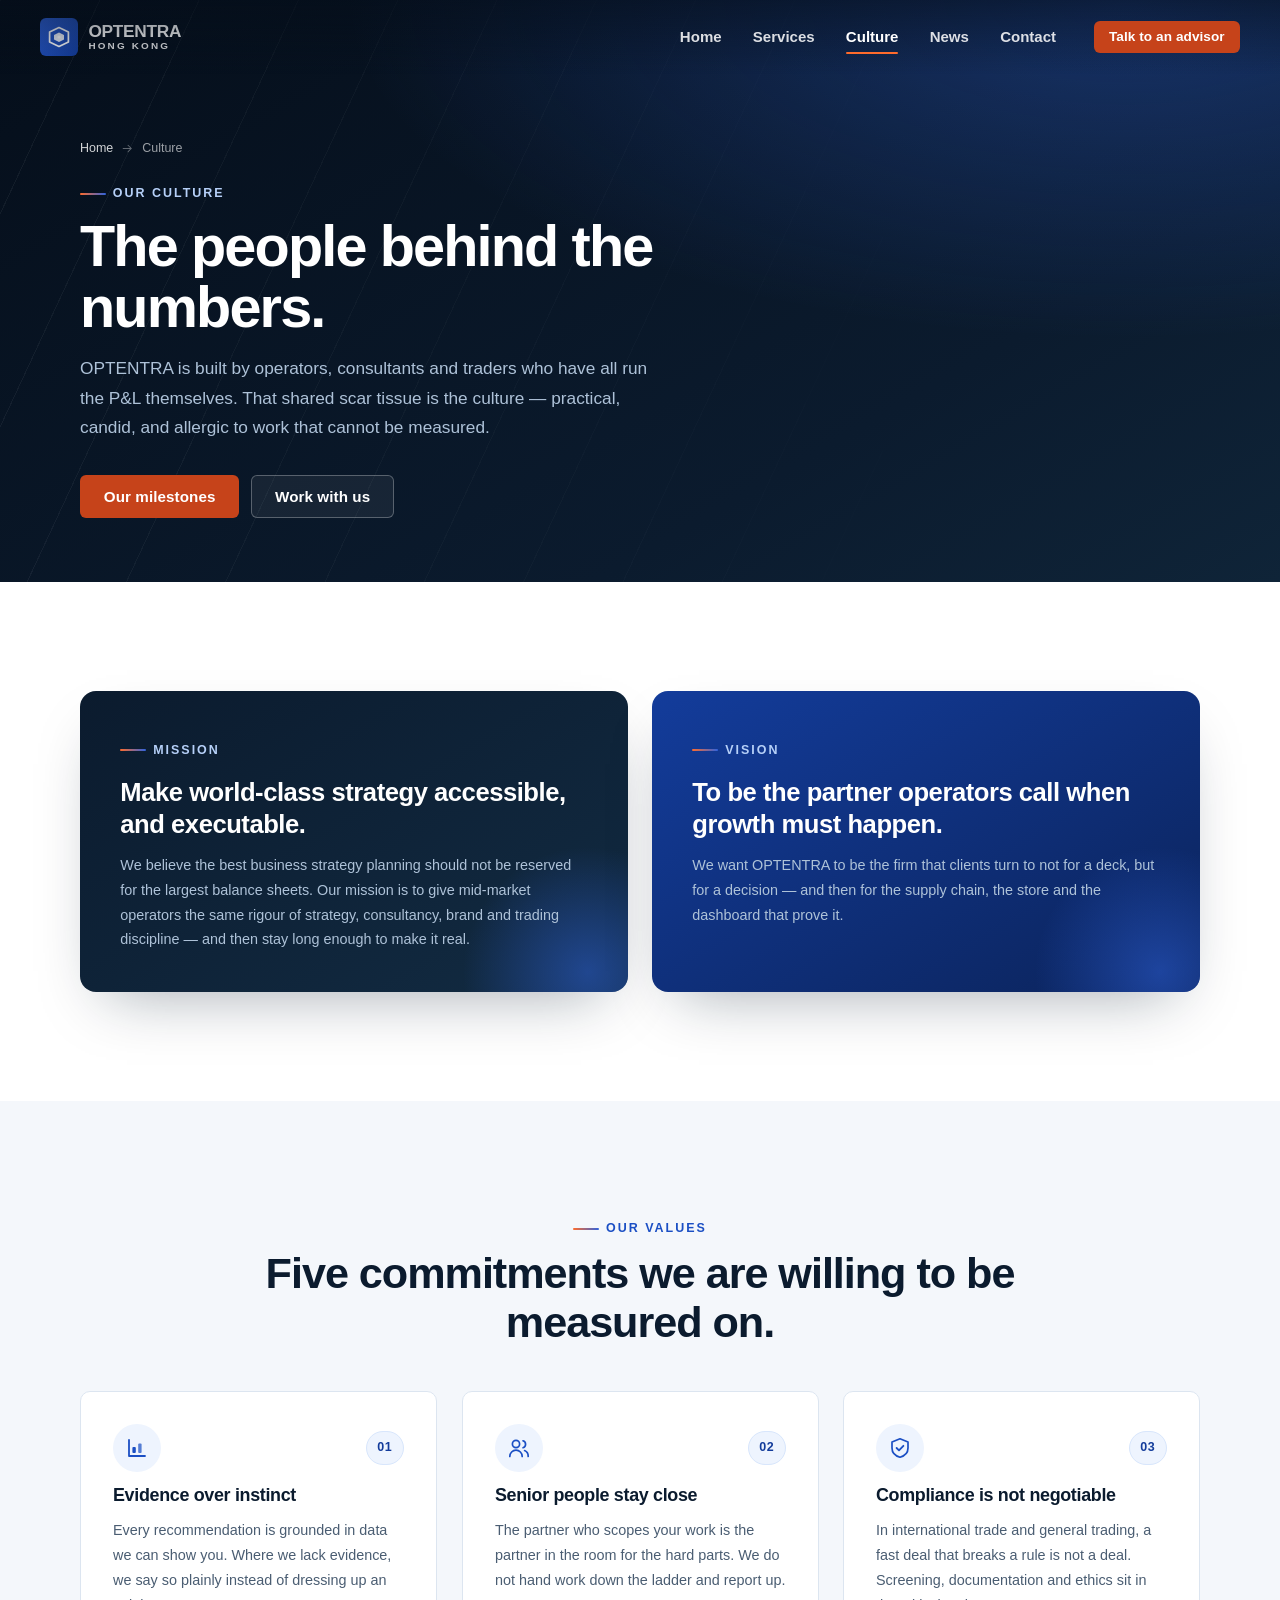
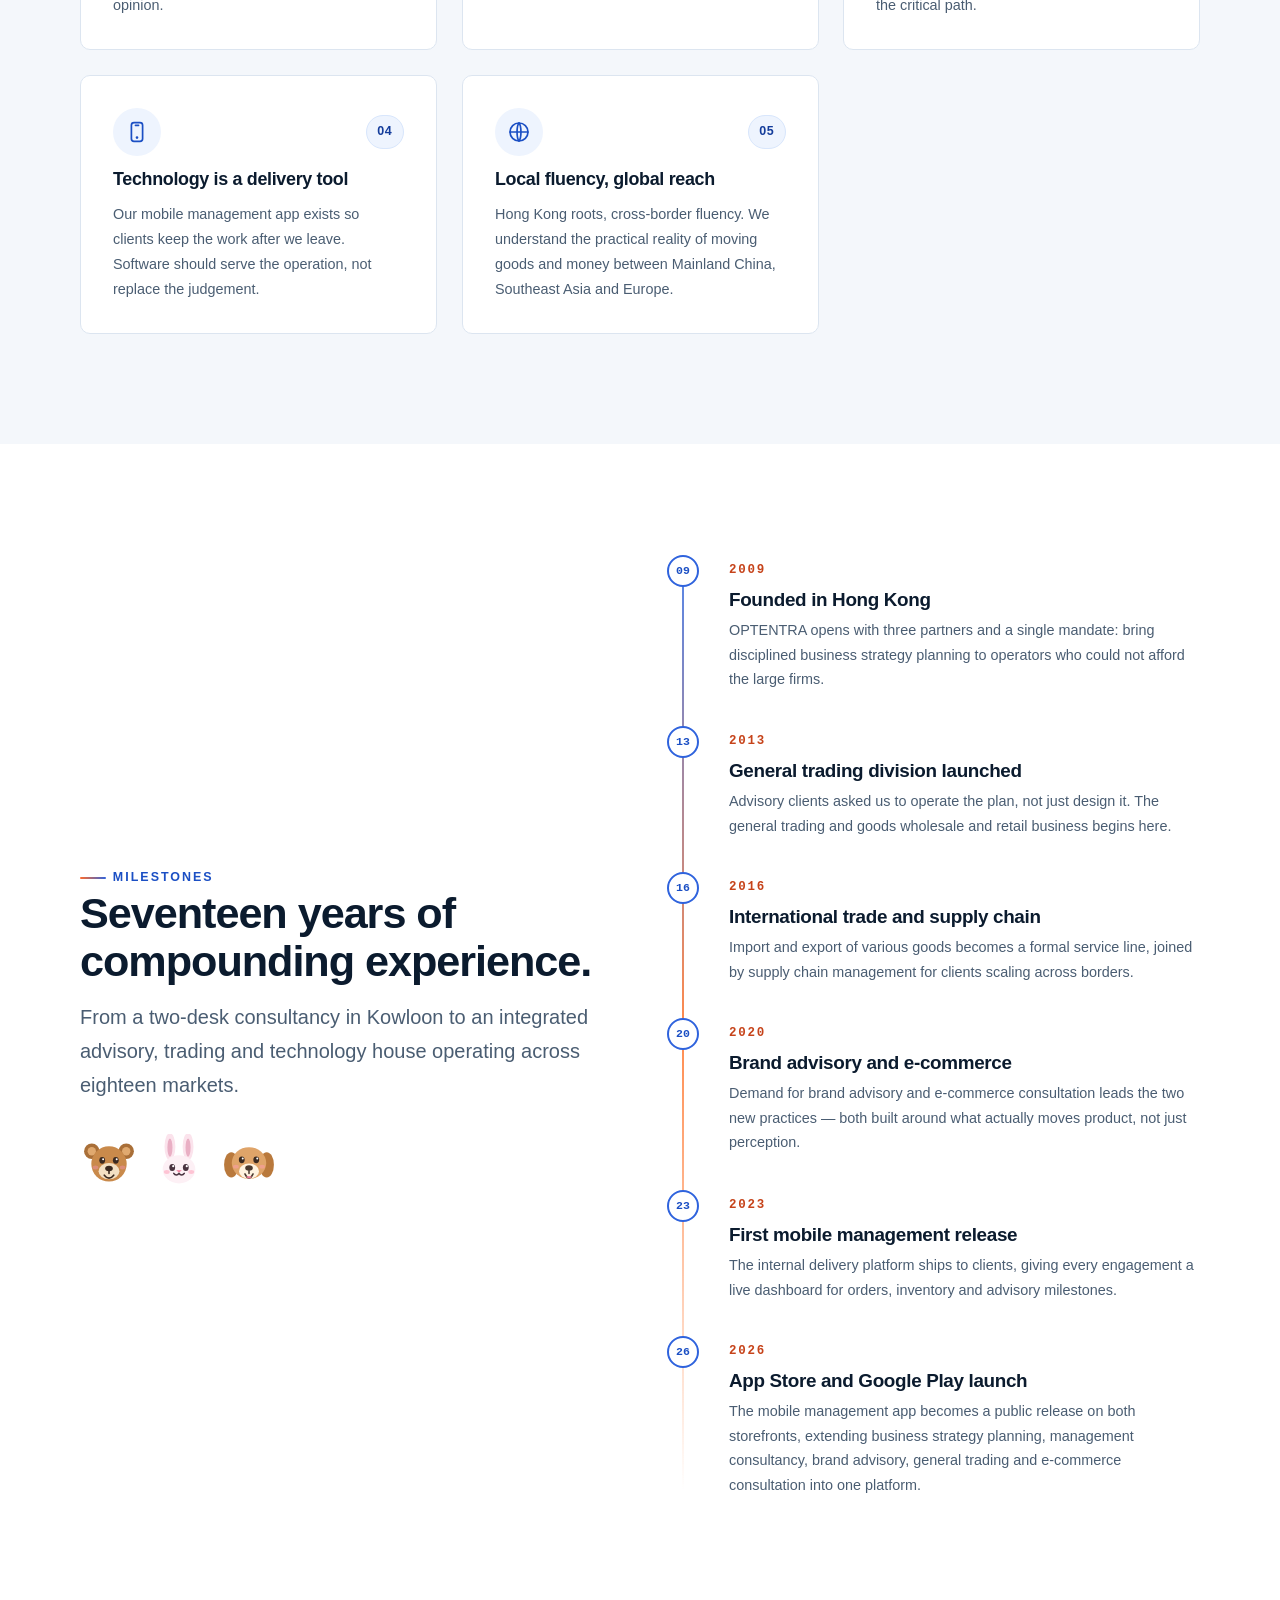
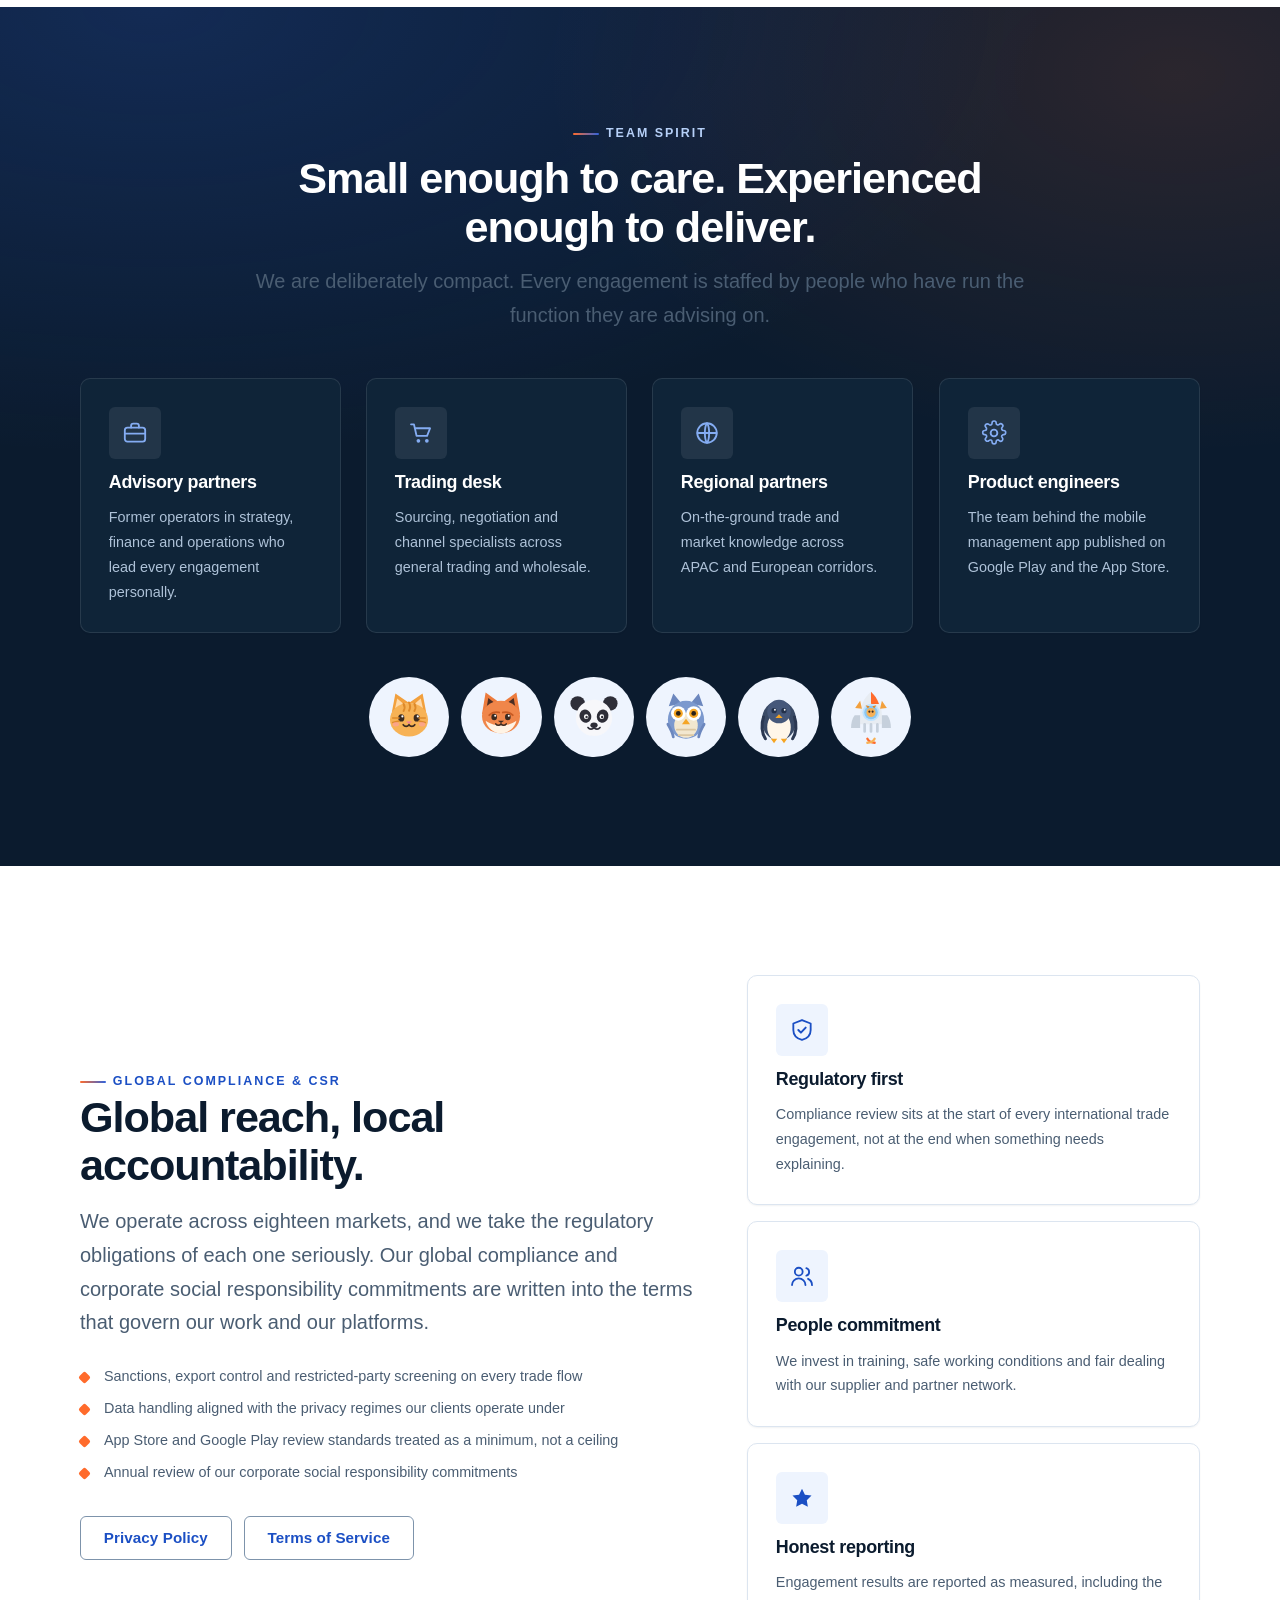
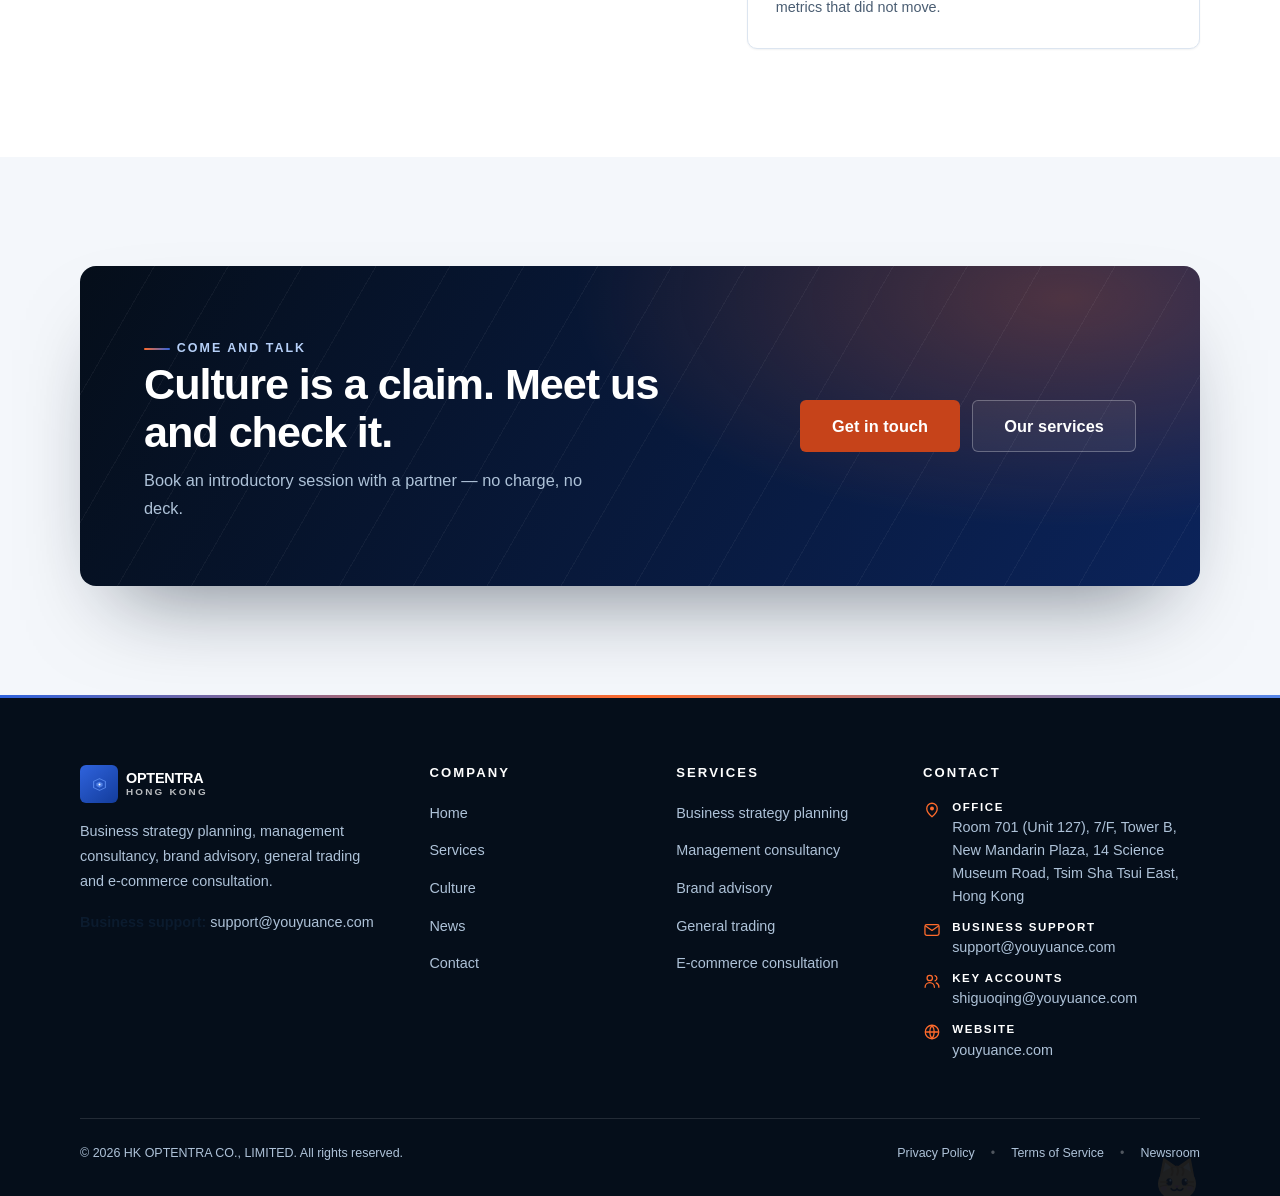
<file: culture.html>
<!DOCTYPE html>
<html lang="en">
<head>
<meta charset="UTF-8">
<meta name="viewport" content="width=device-width, initial-scale=1">
<title>Our Culture | HK OPTENTRA CO., LIMITED</title>
<meta name="description" content="The mission, vision and values behind HK OPTENTRA CO., LIMITED — a Hong Kong team building accountable, technology-led business partnerships across markets.">
<link rel="canonical" href="https://youyuance.com/culture.html">
<meta property="og:title" content="Our Culture | HK OPTENTRA CO., LIMITED">
<meta property="og:description" content="The mission, vision and values behind a Hong Kong team building accountable, technology-led business partnerships across markets.">
<meta property="og:url" content="https://youyuance.com/culture.html">
<meta property="og:type" content="website">
<meta property="og:image" content="https://youyuance.com/images/hero.png">
<meta name="twitter:card" content="summary_large_image">
<meta name="twitter:title" content="Our Culture | HK OPTENTRA CO., LIMITED">
<meta name="twitter:description" content="Mission, values, milestones and team spirit.">
<meta name="twitter:image" content="https://youyuance.com/images/hero.png">
<link rel="stylesheet" href="css/style.css">
</head>
<body data-page="culture">

<header id="site-header"></header>

<main>

  <!-- ================= PAGE HERO ================= -->
  <section class="page-hero">
    <div class="container page-hero__inner">
      <nav class="breadcrumb reveal" aria-label="Breadcrumb">
        <a href="index.html">Home</a>
        <svg viewBox="0 0 24 24" aria-hidden="true"><use href="#arrow-right"></use></svg>
        <span>Culture</span>
      </nav>
      <span class="eyebrow eyebrow--light mt-5 reveal">Our culture</span>
      <h1 class="reveal">The people behind the numbers.</h1>
      <p class="reveal">
        OPTENTRA is built by operators, consultants and traders who have all run the P&amp;L
        themselves. That shared scar tissue is the culture — practical, candid, and allergic to
        work that cannot be measured.
      </p>
      <div class="page-hero__actions reveal">
        <a class="btn btn--accent" href="#timeline">Our milestones</a>
        <a class="btn btn--ghost-light" href="contact.html">Work with us</a>
      </div>
    </div>
  </section>

  <!-- ================= MISSION / VISION ================= -->
  <section class="section">
    <div class="container">
      <div class="grid grid--2 stagger">
        <article class="mv-card reveal">
          <span class="eyebrow eyebrow--light">Mission</span>
          <h3 class="mt-4">Make world-class strategy accessible, and executable.</h3>
          <p>
            We believe the best business strategy planning should not be reserved for the largest
            balance sheets. Our mission is to give mid-market operators the same rigour of
            strategy, consultancy, brand and trading discipline — and then stay long enough to
            make it real.
          </p>
        </article>
        <article class="mv-card mv-card--accent reveal">
          <span class="eyebrow eyebrow--light">Vision</span>
          <h3 class="mt-4">To be the partner operators call when growth must happen.</h3>
          <p>
            We want OPTENTRA to be the firm that clients turn to not for a deck, but for a
            decision — and then for the supply chain, the store and the dashboard that prove it.
          </p>
        </article>
      </div>
    </div>
  </section>

  <!-- ================= VALUES ================= -->
  <section class="section section--alt">
    <div class="container">
      <div class="section-head section-head--center reveal">
        <span class="eyebrow">Our values</span>
        <h2>Five commitments we are willing to be measured on.</h2>
      </div>

      <div class="grid grid--auto stagger">
        <article class="value-card reveal">
          <div class="value-card__top">
            <span class="value-card__icon"><svg viewBox="0 0 24 24" aria-hidden="true"><use href="#chart"></use></svg></span>
            <span class="badge">01</span>
          </div>
          <h3 class="card__title">Evidence over instinct</h3>
          <p>
            Every recommendation is grounded in data we can show you. Where we lack evidence, we
            say so plainly instead of dressing up an opinion.
          </p>
        </article>

        <article class="value-card reveal">
          <div class="value-card__top">
            <span class="value-card__icon"><svg viewBox="0 0 24 24" aria-hidden="true"><use href="#users"></use></svg></span>
            <span class="badge">02</span>
          </div>
          <h3 class="card__title">Senior people stay close</h3>
          <p>
            The partner who scopes your work is the partner in the room for the hard parts. We do
            not hand work down the ladder and report up.
          </p>
        </article>

        <article class="value-card reveal">
          <div class="value-card__top">
            <span class="value-card__icon"><svg viewBox="0 0 24 24" aria-hidden="true"><use href="#shield"></use></svg></span>
            <span class="badge">03</span>
          </div>
          <h3 class="card__title">Compliance is not negotiable</h3>
          <p>
            In international trade and general trading, a fast deal that breaks a rule is not a
            deal. Screening, documentation and ethics sit in the critical path.
          </p>
        </article>

        <article class="value-card reveal">
          <div class="value-card__top">
            <span class="value-card__icon"><svg viewBox="0 0 24 24" aria-hidden="true"><use href="#mobile-app"></use></svg></span>
            <span class="badge">04</span>
          </div>
          <h3 class="card__title">Technology is a delivery tool</h3>
          <p>
            Our mobile management app exists so clients keep the work after we leave. Software
            should serve the operation, not replace the judgement.
          </p>
        </article>

        <article class="value-card reveal">
          <div class="value-card__top">
            <span class="value-card__icon"><svg viewBox="0 0 24 24" aria-hidden="true"><use href="#globe"></use></svg></span>
            <span class="badge">05</span>
          </div>
          <h3 class="card__title">Local fluency, global reach</h3>
          <p>
            Hong Kong roots, cross-border fluency. We understand the practical reality of moving
            goods and money between Mainland China, Southeast Asia and Europe.
          </p>
        </article>
      </div>
    </div>
  </section>

  <!-- ================= TIMELINE ================= -->
  <section class="section" id="timeline">
    <div class="container">
      <div class="split">
        <div class="reveal slide-left">
          <span class="eyebrow">Milestones</span>
          <h2>Seventeen years of compounding experience.</h2>
          <p class="lead mt-4">
            From a two-desk consultancy in Kowloon to an integrated advisory, trading and
            technology house operating across eighteen markets.
          </p>
          <div class="cluster mt-6">
            <span class="mascot-wrap" data-mascot="bear" aria-hidden="true"></span>
            <span class="mascot-wrap" data-mascot="rabbit" aria-hidden="true"></span>
            <span class="mascot-wrap" data-mascot="dog" aria-hidden="true"></span>
          </div>
        </div>

        <div class="timeline stagger">
          <article class="timeline__item reveal">
            <span class="timeline__marker">09</span>
            <span class="timeline__year">2009</span>
            <h3 class="timeline__title">Founded in Hong Kong</h3>
            <p class="timeline__text">
              OPTENTRA opens with three partners and a single mandate: bring disciplined business
              strategy planning to operators who could not afford the large firms.
            </p>
          </article>

          <article class="timeline__item reveal">
            <span class="timeline__marker">13</span>
            <span class="timeline__year">2013</span>
            <h3 class="timeline__title">General trading division launched</h3>
            <p class="timeline__text">
              Advisory clients asked us to operate the plan, not just design it. The general
              trading and goods wholesale and retail business begins here.
            </p>
          </article>

          <article class="timeline__item reveal">
            <span class="timeline__marker">16</span>
            <span class="timeline__year">2016</span>
            <h3 class="timeline__title">International trade and supply chain</h3>
            <p class="timeline__text">
              Import and export of various goods becomes a formal service line, joined by supply
              chain management for clients scaling across borders.
            </p>
          </article>

          <article class="timeline__item reveal">
            <span class="timeline__marker">20</span>
            <span class="timeline__year">2020</span>
            <h3 class="timeline__title">Brand advisory and e-commerce</h3>
            <p class="timeline__text">
              Demand for brand advisory and e-commerce consultation leads the two new practices —
              both built around what actually moves product, not just perception.
            </p>
          </article>

          <article class="timeline__item reveal">
            <span class="timeline__marker">23</span>
            <span class="timeline__year">2023</span>
            <h3 class="timeline__title">First mobile management release</h3>
            <p class="timeline__text">
              The internal delivery platform ships to clients, giving every engagement a live
              dashboard for orders, inventory and advisory milestones.
            </p>
          </article>

          <article class="timeline__item reveal">
            <span class="timeline__marker">26</span>
            <span class="timeline__year">2026</span>
            <h3 class="timeline__title">App Store and Google Play launch</h3>
            <p class="timeline__text">
              The mobile management app becomes a public release on both storefronts, extending
              business strategy planning, management consultancy, brand advisory, general trading
              and e-commerce consultation into one platform.
            </p>
          </article>
        </div>
      </div>
    </div>
  </section>

  <!-- ================= TEAM SPIRIT ================= -->
  <section class="section section--ink">
    <div class="container">
      <div class="section-head section-head--center reveal">
        <span class="eyebrow eyebrow--light">Team spirit</span>
        <h2>Small enough to care. Experienced enough to deliver.</h2>
        <p class="lead">
          We are deliberately compact. Every engagement is staffed by people who have run the
          function they are advising on.
        </p>
      </div>

      <div class="grid grid--4 stagger">
        <article class="card card--dark reveal">
          <span class="card__icon"><svg viewBox="0 0 24 24" aria-hidden="true"><use href="#briefcase"></use></svg></span>
          <h3 class="card__title">Advisory partners</h3>
          <p class="card__text">Former operators in strategy, finance and operations who lead every engagement personally.</p>
        </article>
        <article class="card card--dark reveal">
          <span class="card__icon"><svg viewBox="0 0 24 24" aria-hidden="true"><use href="#cart"></use></svg></span>
          <h3 class="card__title">Trading desk</h3>
          <p class="card__text">Sourcing, negotiation and channel specialists across general trading and wholesale.</p>
        </article>
        <article class="card card--dark reveal">
          <span class="card__icon"><svg viewBox="0 0 24 24" aria-hidden="true"><use href="#globe"></use></svg></span>
          <h3 class="card__title">Regional partners</h3>
          <p class="card__text">On-the-ground trade and market knowledge across APAC and European corridors.</p>
        </article>
        <article class="card card--dark reveal">
          <span class="card__icon"><svg viewBox="0 0 24 24" aria-hidden="true"><use href="#settings"></use></svg></span>
          <h3 class="card__title">Product engineers</h3>
          <p class="card__text">The team behind the mobile management app published on Google Play and the App Store.</p>
        </article>
      </div>

      <div class="cluster cluster--center mt-7 reveal">
        <span class="mascot-wrap mascot-wrap--rounded" data-mascot="cat" aria-hidden="true"></span>
        <span class="mascot-wrap mascot-wrap--rounded" data-mascot="fox" aria-hidden="true"></span>
        <span class="mascot-wrap mascot-wrap--rounded" data-mascot="panda" aria-hidden="true"></span>
        <span class="mascot-wrap mascot-wrap--rounded" data-mascot="owl" aria-hidden="true"></span>
        <span class="mascot-wrap mascot-wrap--rounded" data-mascot="penguin" aria-hidden="true"></span>
        <span class="mascot-wrap mascot-wrap--rounded" data-mascot="rocket-cat" aria-hidden="true"></span>
      </div>
    </div>
  </section>

  <!-- ================= COMPLIANCE / CSR ================= -->
  <section class="section">
    <div class="container">
      <div class="split split--wide-left">
        <div class="reveal slide-left">
          <span class="eyebrow">Global compliance &amp; CSR</span>
          <h2>Global reach, local accountability.</h2>
          <p class="lead mt-4">
            We operate across eighteen markets, and we take the regulatory obligations of each one
            seriously. Our global compliance and corporate social responsibility commitments are
            written into the terms that govern our work and our platforms.
          </p>
          <ul class="card__list mt-5">
            <li>Sanctions, export control and restricted-party screening on every trade flow</li>
            <li>Data handling aligned with the privacy regimes our clients operate under</li>
            <li>App Store and Google Play review standards treated as a minimum, not a ceiling</li>
            <li>Annual review of our corporate social responsibility commitments</li>
          </ul>
          <div class="cluster mt-6">
            <a class="btn btn--ghost" href="privacy.html">Privacy Policy</a>
            <a class="btn btn--ghost" href="terms.html">Terms of Service</a>
          </div>
        </div>

        <div class="grid grid--tight reveal slide-right">
          <article class="card">
            <span class="card__icon"><svg viewBox="0 0 24 24" aria-hidden="true"><use href="#shield"></use></svg></span>
            <h3 class="card__title">Regulatory first</h3>
            <p class="card__text">
              Compliance review sits at the start of every international trade engagement, not at
              the end when something needs explaining.
            </p>
          </article>
          <article class="card">
            <span class="card__icon"><svg viewBox="0 0 24 24" aria-hidden="true"><use href="#users"></use></svg></span>
            <h3 class="card__title">People commitment</h3>
            <p class="card__text">
              We invest in training, safe working conditions and fair dealing with our supplier and
              partner network.
            </p>
          </article>
          <article class="card">
            <span class="card__icon"><svg viewBox="0 0 24 24" aria-hidden="true"><use href="#star"></use></svg></span>
            <h3 class="card__title">Honest reporting</h3>
            <p class="card__text">
              Engagement results are reported as measured, including the metrics that did not move.
            </p>
          </article>
        </div>
      </div>
    </div>
  </section>

  <!-- ================= CTA ================= -->
  <section class="section section--alt">
    <div class="container">
      <div class="cta-band reveal zoom-in">
        <div class="cta-band__inner">
          <div>
            <span class="eyebrow eyebrow--light">Come and talk</span>
            <h2>Culture is a claim. Meet us and check it.</h2>
            <p>Book an introductory session with a partner — no charge, no deck.</p>
          </div>
          <div class="cta-band__actions">
            <a class="btn btn--accent btn--lg" href="contact.html">Get in touch</a>
            <a class="btn btn--ghost-light btn--lg" href="services.html">Our services</a>
          </div>
        </div>
      </div>
    </div>
  </section>

</main>

<footer id="site-footer"></footer>

<script src="js/main.js" defer></script>
</body>
</html>
</file>
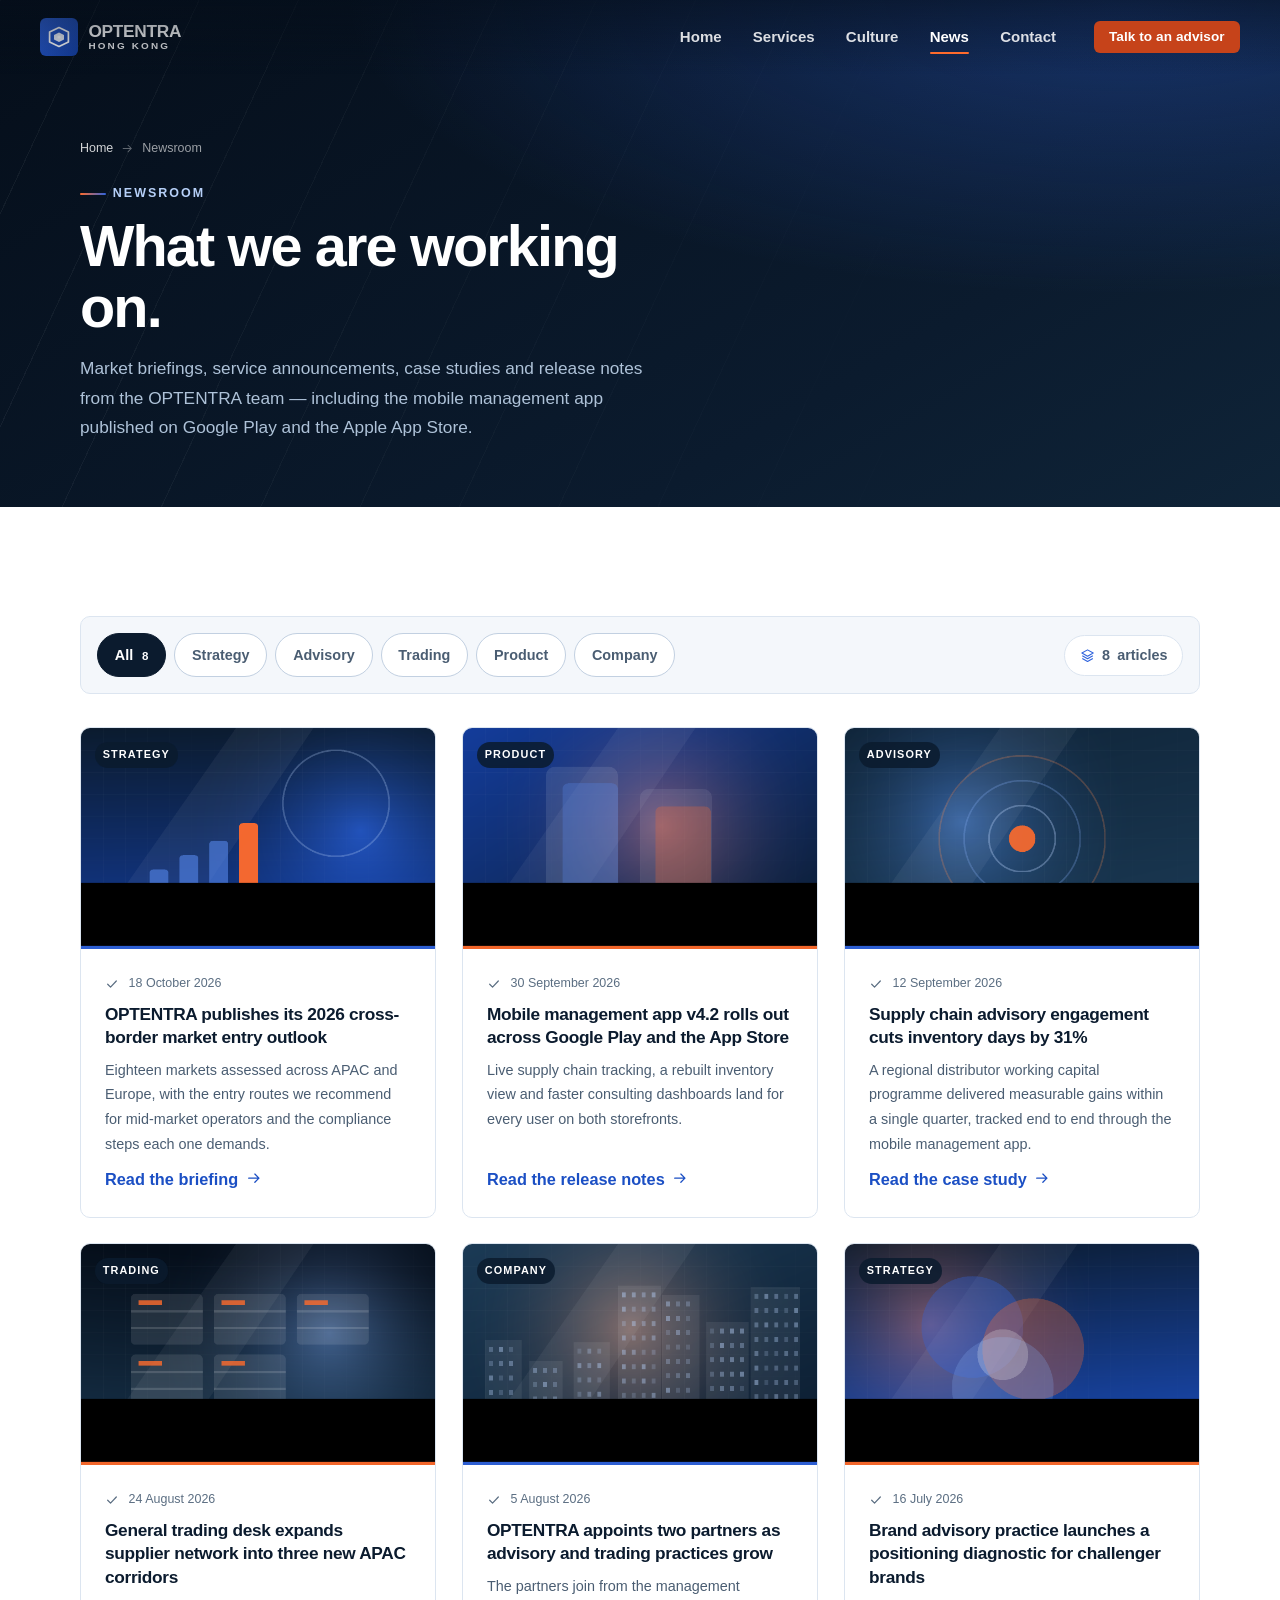
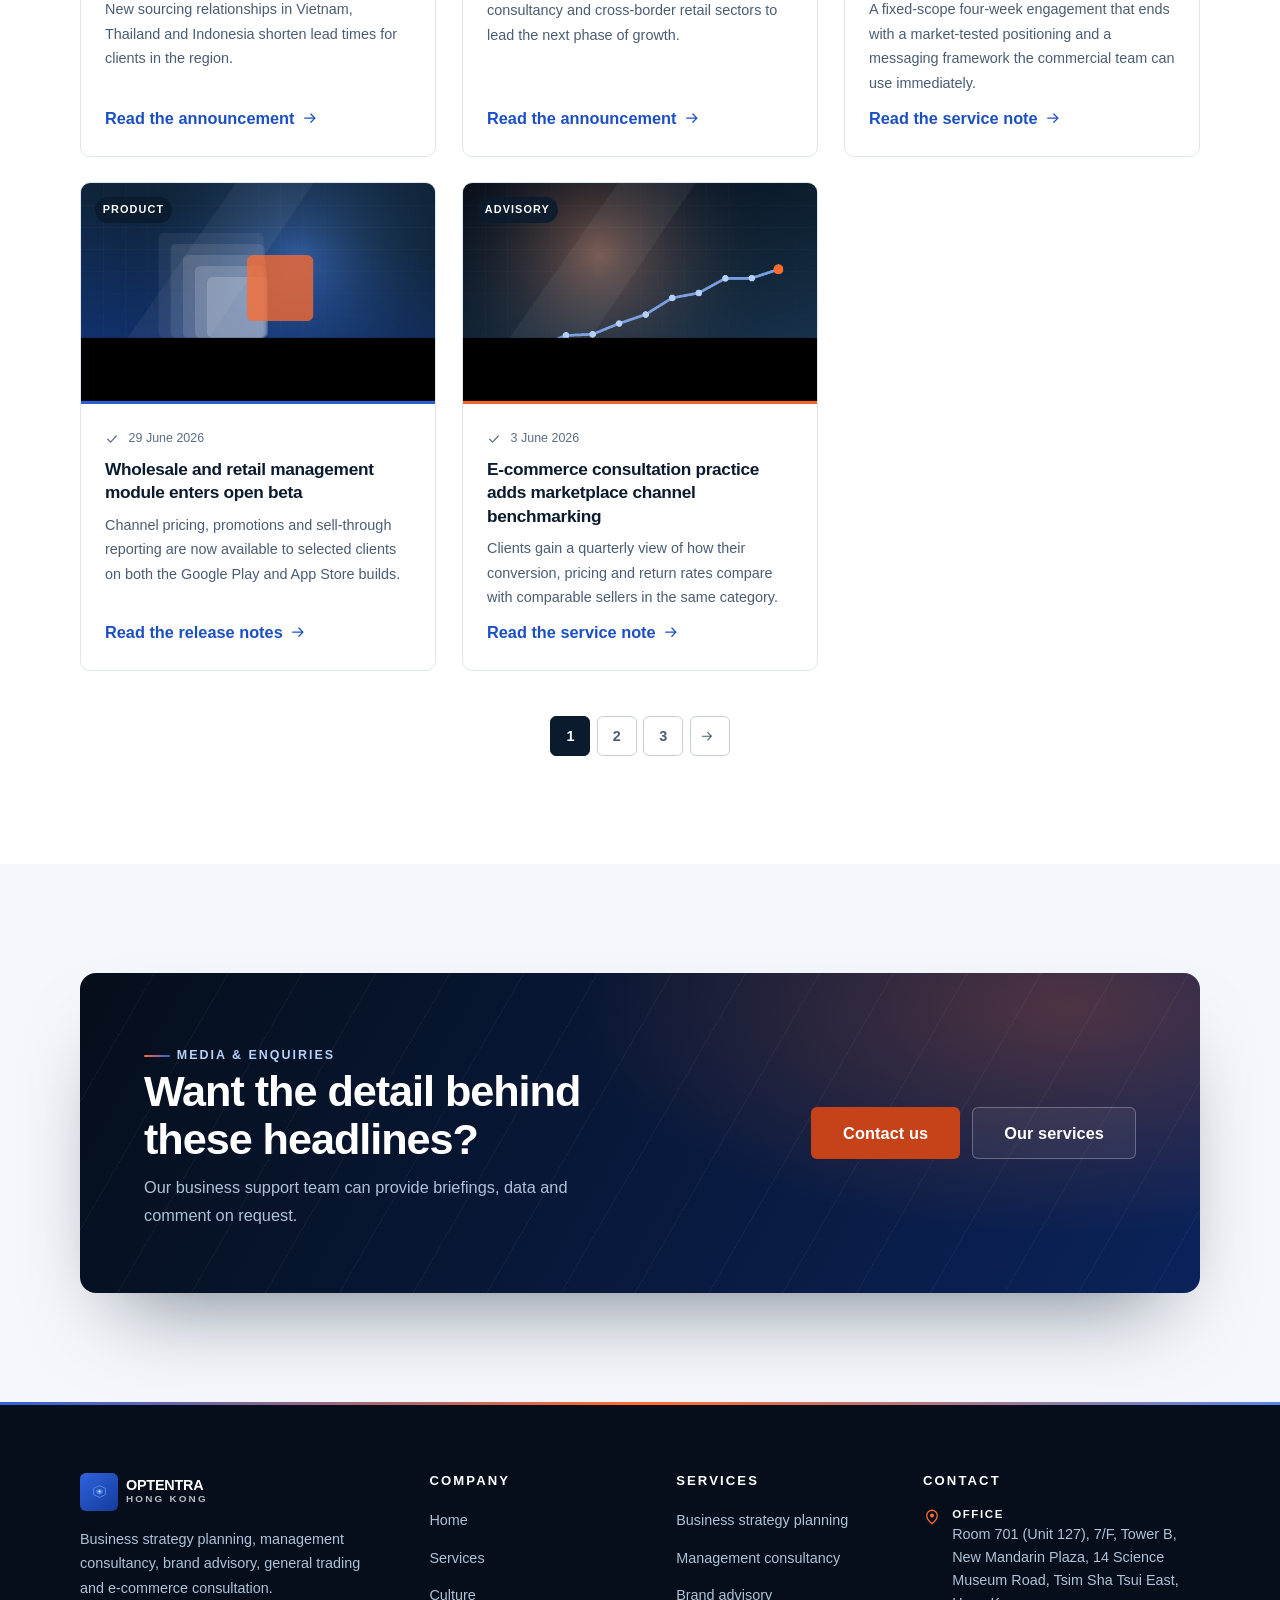
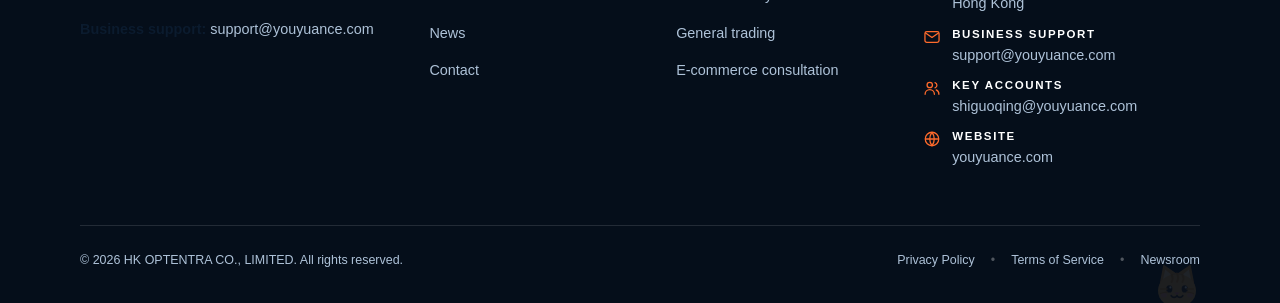
<file: news.html>
<!DOCTYPE html>
<html lang="en">
<head>
<meta charset="UTF-8">
<meta name="viewport" content="width=device-width, initial-scale=1">
<title>Newsroom | HK OPTENTRA CO., LIMITED</title>
<meta name="description" content="Company news, market briefings, service announcements and app updates from HK OPTENTRA CO., LIMITED.">
<link rel="canonical" href="https://youyuance.com/news.html">
<meta property="og:title" content="Newsroom | HK OPTENTRA CO., LIMITED">
<meta property="og:description" content="Company news, market briefings, service announcements and app updates from HK OPTENTRA CO., LIMITED.">
<meta property="og:url" content="https://youyuance.com/news.html">
<meta property="og:type" content="website">
<meta property="og:image" content="https://youyuance.com/images/news-1.png">
<meta name="twitter:card" content="summary_large_image">
<meta name="twitter:title" content="Newsroom | HK OPTENTRA CO., LIMITED">
<meta name="twitter:description" content="Company news, market briefings, service announcements and app updates.">
<meta name="twitter:image" content="https://youyuance.com/images/news-1.png">
<link rel="stylesheet" href="css/style.css">
</head>
<body data-page="news">

<header id="site-header"></header>

<main>

  <!-- ================= PAGE HERO ================= -->
  <section class="page-hero">
    <div class="container page-hero__inner">
      <nav class="breadcrumb reveal" aria-label="Breadcrumb">
        <a href="index.html">Home</a>
        <svg viewBox="0 0 24 24" aria-hidden="true"><use href="#arrow-right"></use></svg>
        <span>Newsroom</span>
      </nav>
      <span class="eyebrow eyebrow--light mt-5 reveal">Newsroom</span>
      <h1 class="reveal">What we are working on.</h1>
      <p class="reveal">
        Market briefings, service announcements, case studies and release notes from the OPTENTRA
        team — including the mobile management app published on Google Play and the Apple App Store.
      </p>
    </div>
  </section>

  <!-- ================= NEWS LIST ================= -->
  <section class="section">
    <div class="container">
      <div class="news-toolbar reveal">
        <button class="filter is-active" type="button" data-filter="all">All <span class="filter__count">8</span></button>
        <button class="filter" type="button" data-filter="strategy">Strategy</button>
        <button class="filter" type="button" data-filter="advisory">Advisory</button>
        <button class="filter" type="button" data-filter="trading">Trading</button>
        <button class="filter" type="button" data-filter="product">Product</button>
        <button class="filter" type="button" data-filter="company">Company</button>
        <span class="tag-list ml-auto">
          <span class="pill"><svg viewBox="0 0 24 24" aria-hidden="true"><use href="#layers"></use></svg><span data-filter-count>8</span> articles</span>
        </span>
      </div>

      <div class="news-grid stagger">
        <article class="news-card reveal" data-category="strategy">
          <div class="news-card__thumb">
            <img src="images/news-1.png" alt="OPTENTRA team presenting a cross-border market entry strategy" width="640" height="400">
            <span class="news-card__cat">Strategy</span>
          </div>
          <div class="news-card__body">
            <div class="news-card__meta">
              <svg viewBox="0 0 24 24" aria-hidden="true"><use href="#check"></use></svg>
              <time datetime="2026-10-18">18 October 2026</time>
            </div>
            <h3 class="news-card__title">OPTENTRA publishes its 2026 cross-border market entry outlook</h3>
            <p class="news-card__excerpt">
              Eighteen markets assessed across APAC and Europe, with the entry routes we recommend
              for mid-market operators and the compliance steps each one demands.
            </p>
            <a class="link-arrow" href="news.html">Read the briefing <svg viewBox="0 0 24 24" aria-hidden="true"><use href="#arrow-right"></use></svg></a>
          </div>
        </article>

        <article class="news-card reveal" data-category="product">
          <div class="news-card__thumb">
            <img src="images/news-2.png" alt="Mobile management app interface displayed on a smartphone" width="640" height="400">
            <span class="news-card__cat">Product</span>
          </div>
          <div class="news-card__body">
            <div class="news-card__meta">
              <svg viewBox="0 0 24 24" aria-hidden="true"><use href="#check"></use></svg>
              <time datetime="2026-09-30">30 September 2026</time>
            </div>
            <h3 class="news-card__title">Mobile management app v4.2 rolls out across Google Play and the App Store</h3>
            <p class="news-card__excerpt">
              Live supply chain tracking, a rebuilt inventory view and faster consulting dashboards
              land for every user on both storefronts.
            </p>
            <a class="link-arrow" href="news.html">Read the release notes <svg viewBox="0 0 24 24" aria-hidden="true"><use href="#arrow-right"></use></svg></a>
          </div>
        </article>

        <article class="news-card reveal" data-category="advisory">
          <div class="news-card__thumb">
            <img src="images/news-3.png" alt="Warehouse floor optimised with an OPTENTRA advisory team" width="640" height="400">
            <span class="news-card__cat">Advisory</span>
          </div>
          <div class="news-card__body">
            <div class="news-card__meta">
              <svg viewBox="0 0 24 24" aria-hidden="true"><use href="#check"></use></svg>
              <time datetime="2026-09-12">12 September 2026</time>
            </div>
            <h3 class="news-card__title">Supply chain advisory engagement cuts inventory days by 31%</h3>
            <p class="news-card__excerpt">
              A regional distributor working capital programme delivered measurable gains within a
              single quarter, tracked end to end through the mobile management app.
            </p>
            <a class="link-arrow" href="news.html">Read the case study <svg viewBox="0 0 24 24" aria-hidden="true"><use href="#arrow-right"></use></svg></a>
          </div>
        </article>

        <article class="news-card reveal" data-category="trading">
          <div class="news-card__thumb">
            <img src="images/news-4.png" alt="Containers ready for international shipment" width="640" height="400">
            <span class="news-card__cat">Trading</span>
          </div>
          <div class="news-card__body">
            <div class="news-card__meta">
              <svg viewBox="0 0 24 24" aria-hidden="true"><use href="#check"></use></svg>
              <time datetime="2026-08-24">24 August 2026</time>
            </div>
            <h3 class="news-card__title">General trading desk expands supplier network into three new APAC corridors</h3>
            <p class="news-card__excerpt">
              New sourcing relationships in Vietnam, Thailand and Indonesia shorten lead times for
              clients in the region.
            </p>
            <a class="link-arrow" href="news.html">Read the announcement <svg viewBox="0 0 24 24" aria-hidden="true"><use href="#arrow-right"></use></svg></a>
          </div>
        </article>

        <article class="news-card reveal" data-category="company">
          <div class="news-card__thumb">
            <img src="images/news-5.png" alt="OPTENTRA leadership team at the Hong Kong office" width="640" height="400">
            <span class="news-card__cat">Company</span>
          </div>
          <div class="news-card__body">
            <div class="news-card__meta">
              <svg viewBox="0 0 24 24" aria-hidden="true"><use href="#check"></use></svg>
              <time datetime="2026-08-05">5 August 2026</time>
            </div>
            <h3 class="news-card__title">OPTENTRA appoints two partners as advisory and trading practices grow</h3>
            <p class="news-card__excerpt">
              The partners join from the management consultancy and cross-border retail sectors to
              lead the next phase of growth.
            </p>
            <a class="link-arrow" href="news.html">Read the announcement <svg viewBox="0 0 24 24" aria-hidden="true"><use href="#arrow-right"></use></svg></a>
          </div>
        </article>

        <article class="news-card reveal" data-category="strategy">
          <div class="news-card__thumb">
            <img src="images/news-6.png" alt="Brand strategy workshop with sticky notes on a glass wall" width="640" height="400">
            <span class="news-card__cat">Strategy</span>
          </div>
          <div class="news-card__body">
            <div class="news-card__meta">
              <svg viewBox="0 0 24 24" aria-hidden="true"><use href="#check"></use></svg>
              <time datetime="2026-07-16">16 July 2026</time>
            </div>
            <h3 class="news-card__title">Brand advisory practice launches a positioning diagnostic for challenger brands</h3>
            <p class="news-card__excerpt">
              A fixed-scope four-week engagement that ends with a market-tested positioning and a
              messaging framework the commercial team can use immediately.
            </p>
            <a class="link-arrow" href="news.html">Read the service note <svg viewBox="0 0 24 24" aria-hidden="true"><use href="#arrow-right"></use></svg></a>
          </div>
        </article>

        <article class="news-card reveal" data-category="product">
          <div class="news-card__thumb">
            <img src="images/news-7.png" alt="Developer testing the mobile management application" width="640" height="400">
            <span class="news-card__cat">Product</span>
          </div>
          <div class="news-card__body">
            <div class="news-card__meta">
              <svg viewBox="0 0 24 24" aria-hidden="true"><use href="#check"></use></svg>
              <time datetime="2026-06-29">29 June 2026</time>
            </div>
            <h3 class="news-card__title">Wholesale and retail management module enters open beta</h3>
            <p class="news-card__excerpt">
              Channel pricing, promotions and sell-through reporting are now available to selected
              clients on both the Google Play and App Store builds.
            </p>
            <a class="link-arrow" href="news.html">Read the release notes <svg viewBox="0 0 24 24" aria-hidden="true"><use href="#arrow-right"></use></svg></a>
          </div>
        </article>

        <article class="news-card reveal" data-category="advisory">
          <div class="news-card__thumb">
            <img src="images/news-8.png" alt="E-commerce operations review session" width="640" height="400">
            <span class="news-card__cat">Advisory</span>
          </div>
          <div class="news-card__body">
            <div class="news-card__meta">
              <svg viewBox="0 0 24 24" aria-hidden="true"><use href="#check"></use></svg>
              <time datetime="2026-06-03">3 June 2026</time>
            </div>
            <h3 class="news-card__title">E-commerce consultation practice adds marketplace channel benchmarking</h3>
            <p class="news-card__excerpt">
              Clients gain a quarterly view of how their conversion, pricing and return rates
              compare with comparable sellers in the same category.
            </p>
            <a class="link-arrow" href="news.html">Read the service note <svg viewBox="0 0 24 24" aria-hidden="true"><use href="#arrow-right"></use></svg></a>
          </div>
        </article>
      </div>

      <div class="pagination reveal" role="navigation" aria-label="Pagination">
        <button class="page-btn is-active" type="button" aria-current="page">1</button>
        <button class="page-btn" type="button">2</button>
        <button class="page-btn" type="button">3</button>
        <button class="page-btn" type="button" aria-label="Next page">
          <svg viewBox="0 0 24 24" aria-hidden="true" class="icon-inline"><use href="#arrow-right"></use></svg>
        </button>
      </div>
    </div>
  </section>

  <!-- ================= CTA ================= -->
  <section class="section section--alt">
    <div class="container">
      <div class="cta-band reveal zoom-in">
        <div class="cta-band__inner">
          <div>
            <span class="eyebrow eyebrow--light">Media &amp; enquiries</span>
            <h2>Want the detail behind these headlines?</h2>
            <p>Our business support team can provide briefings, data and comment on request.</p>
          </div>
          <div class="cta-band__actions">
            <a class="btn btn--accent btn--lg" href="contact.html">Contact us</a>
            <a class="btn btn--ghost-light btn--lg" href="services.html">Our services</a>
          </div>
        </div>
      </div>
    </div>
  </section>

</main>

<footer id="site-footer"></footer>

<script src="js/main.js" defer></script>
</body>
</html>
</file>
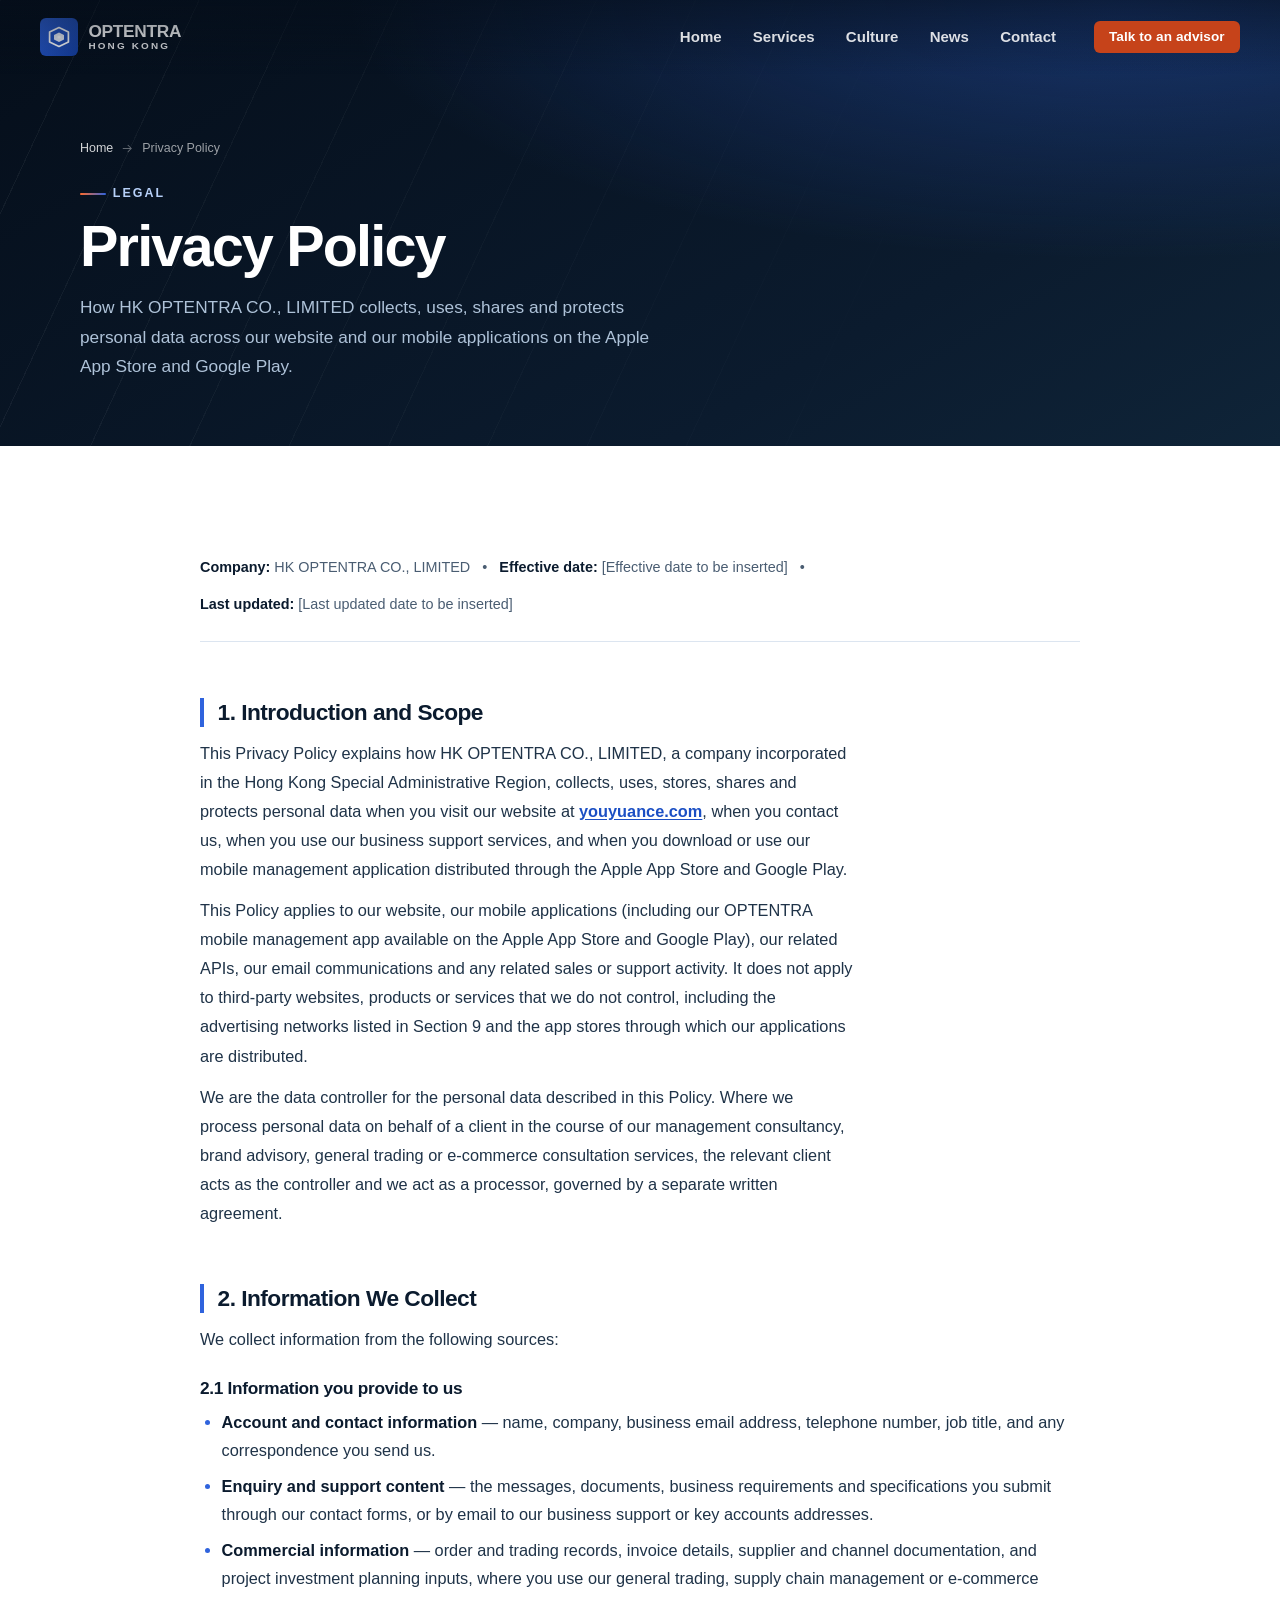
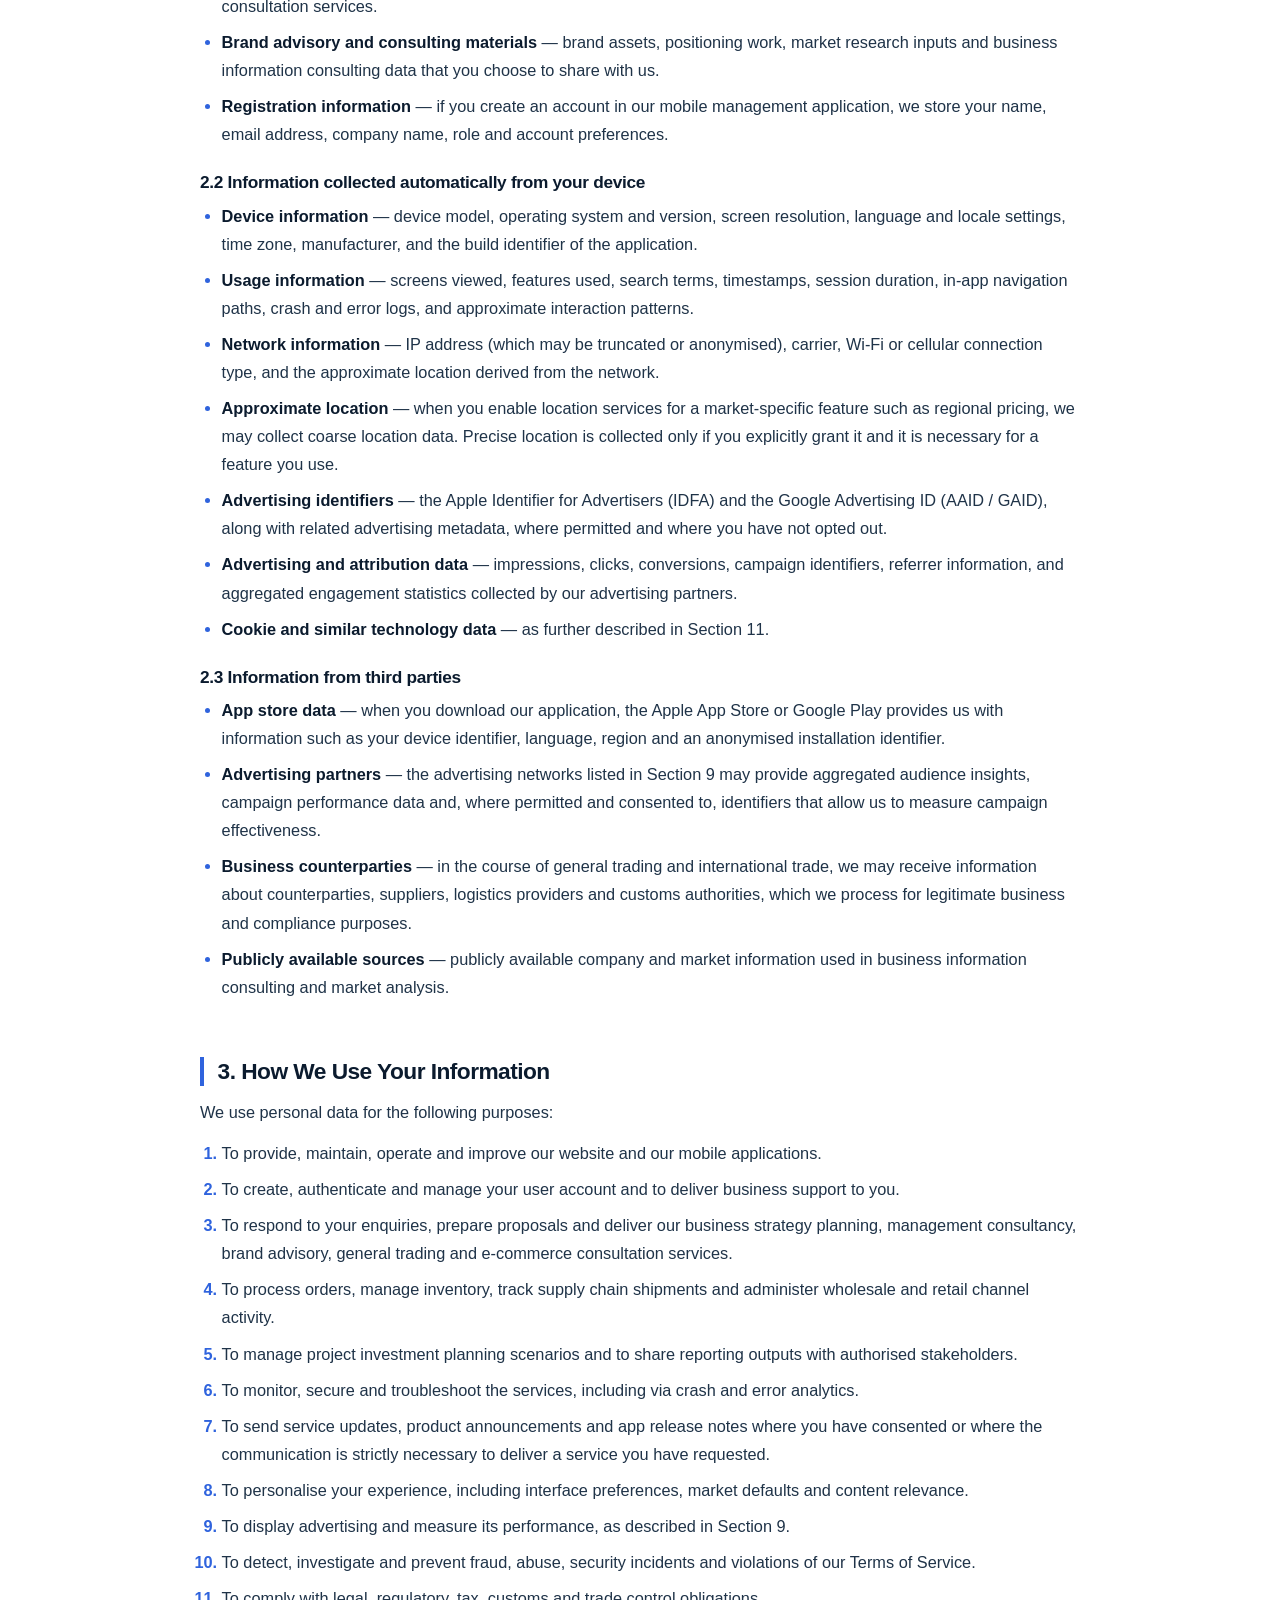
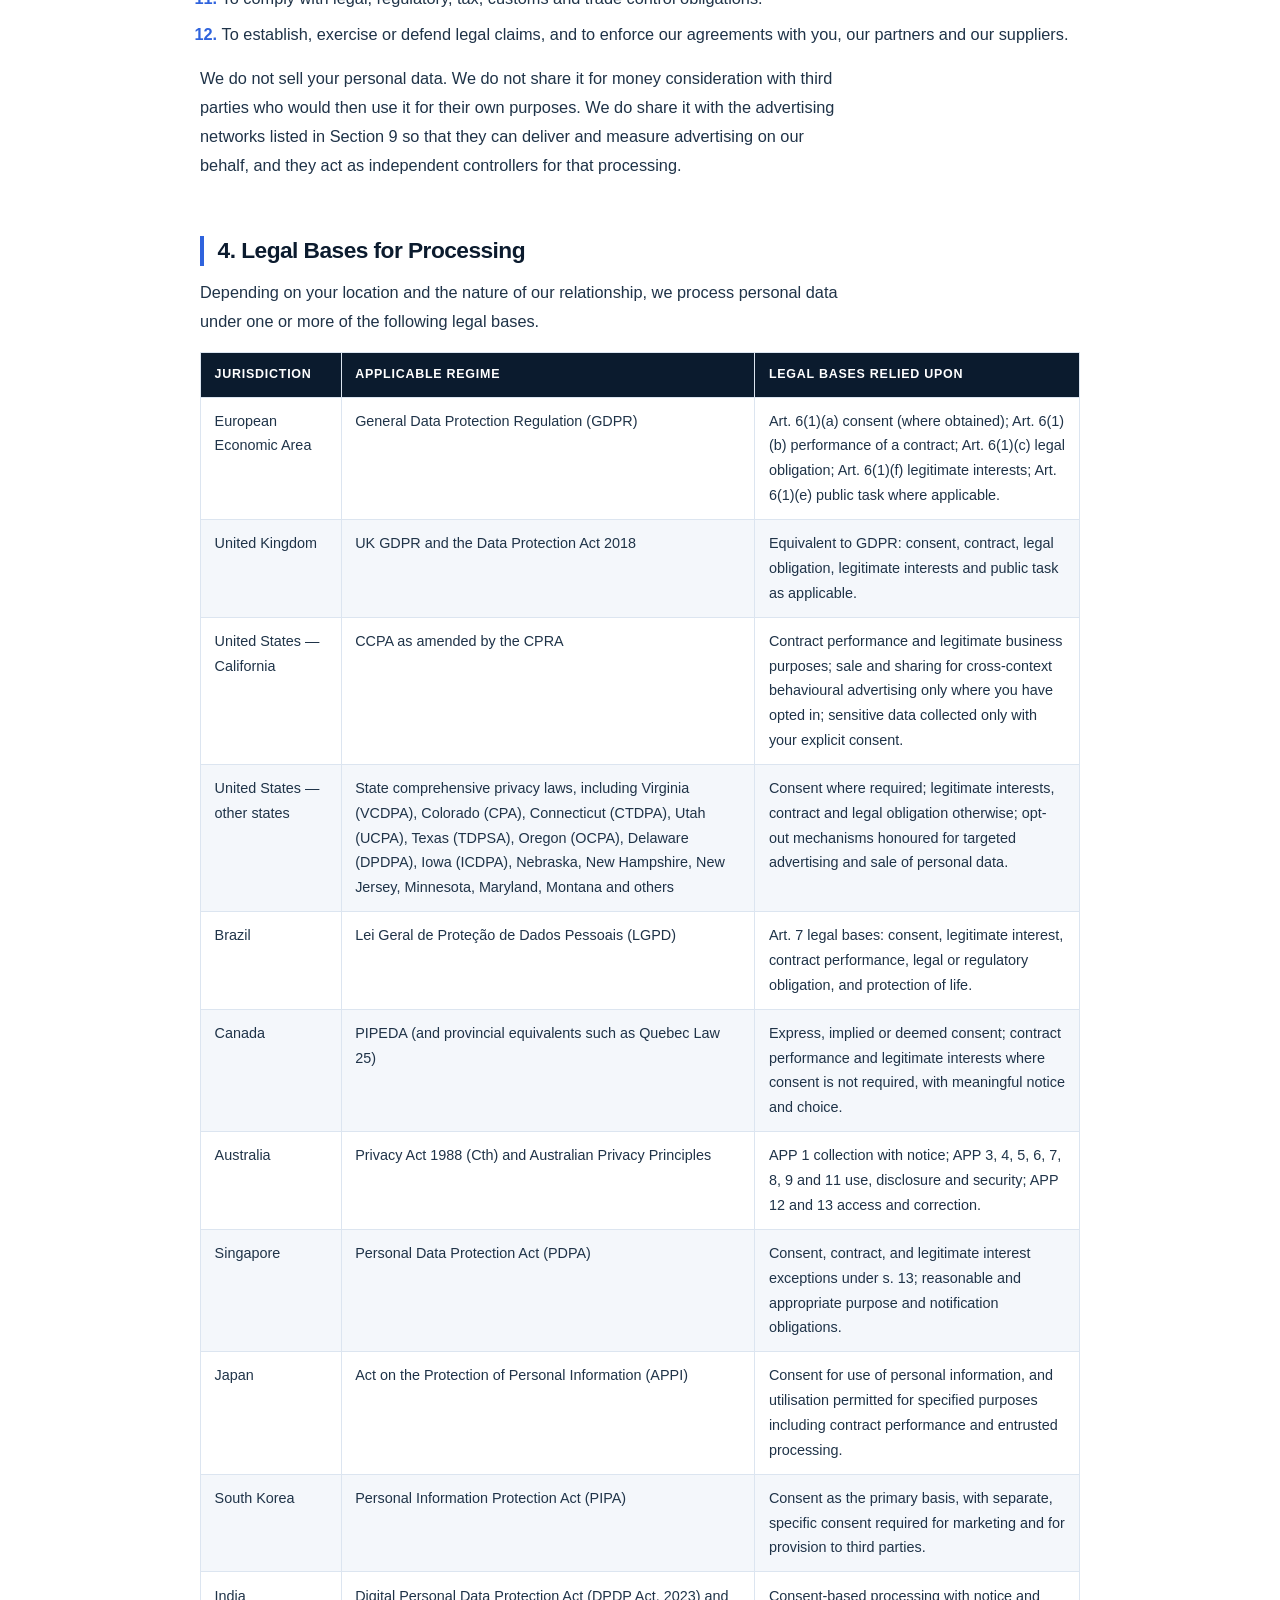
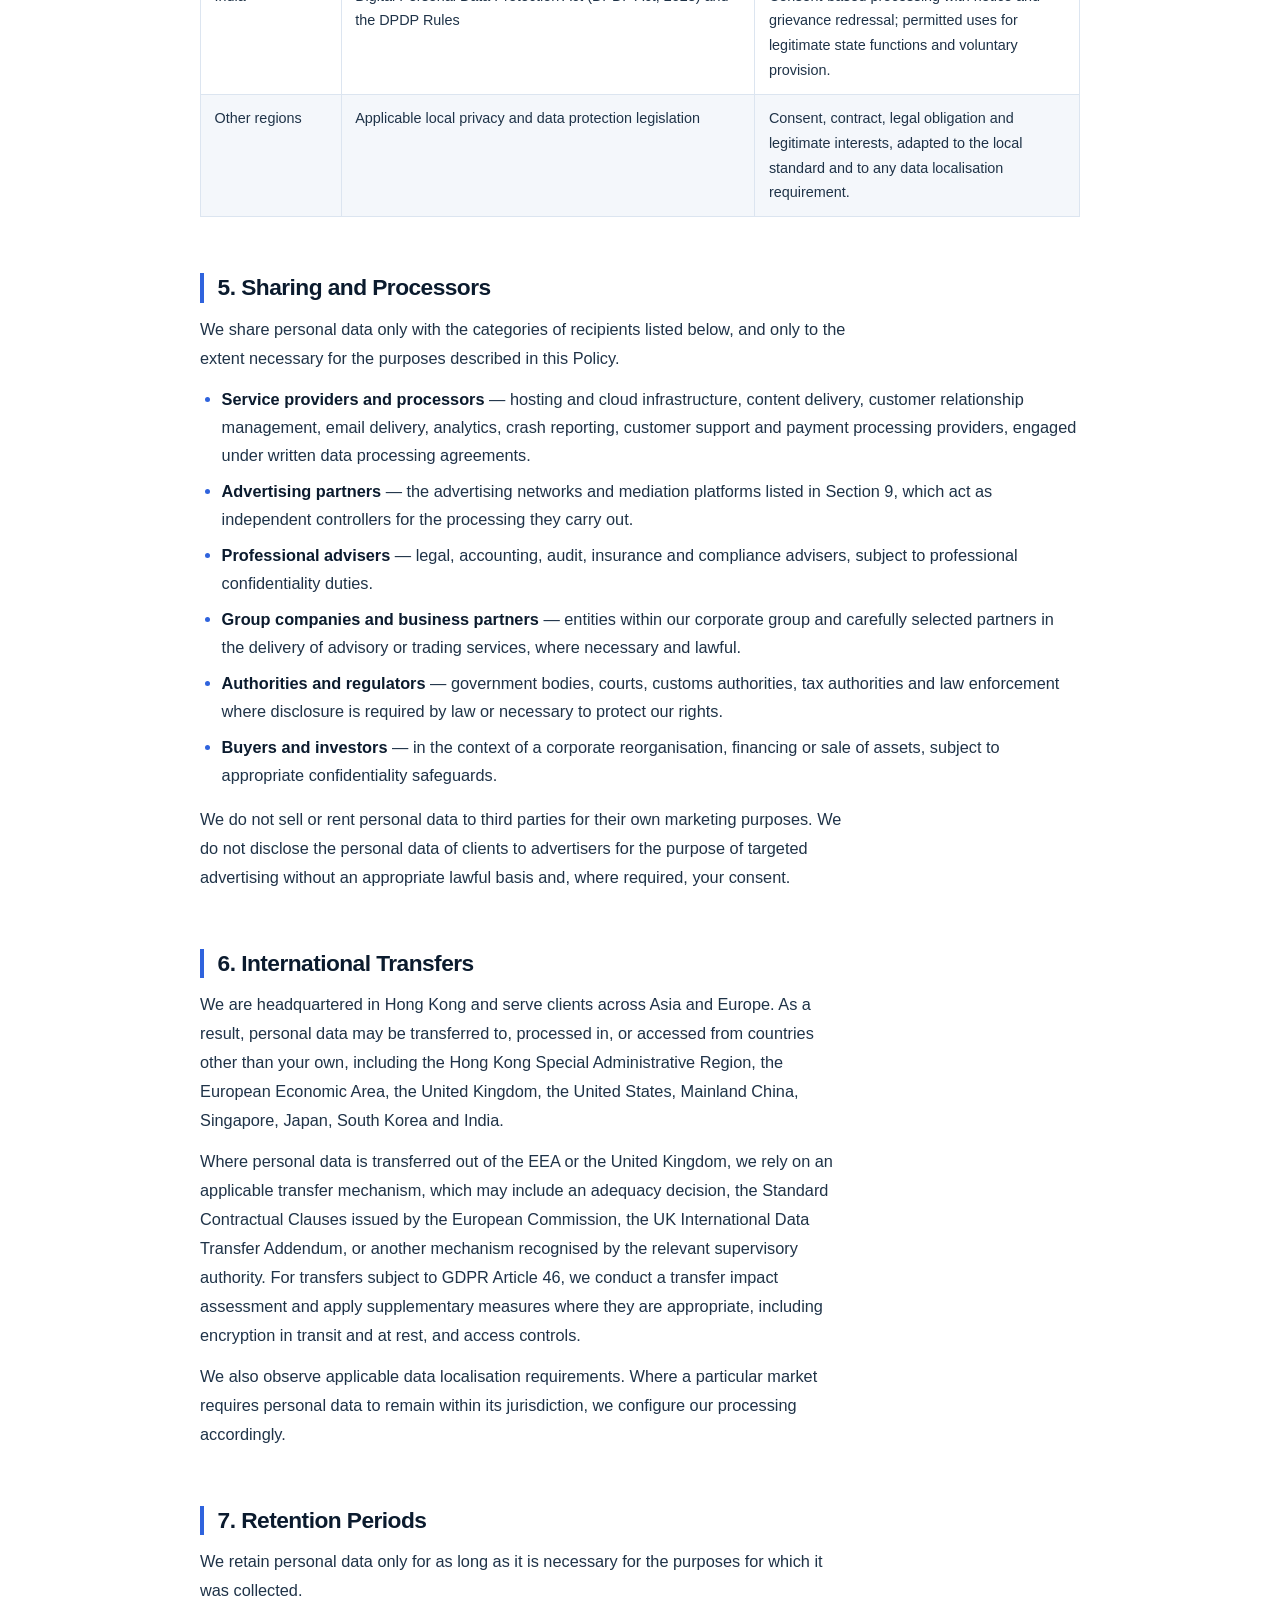
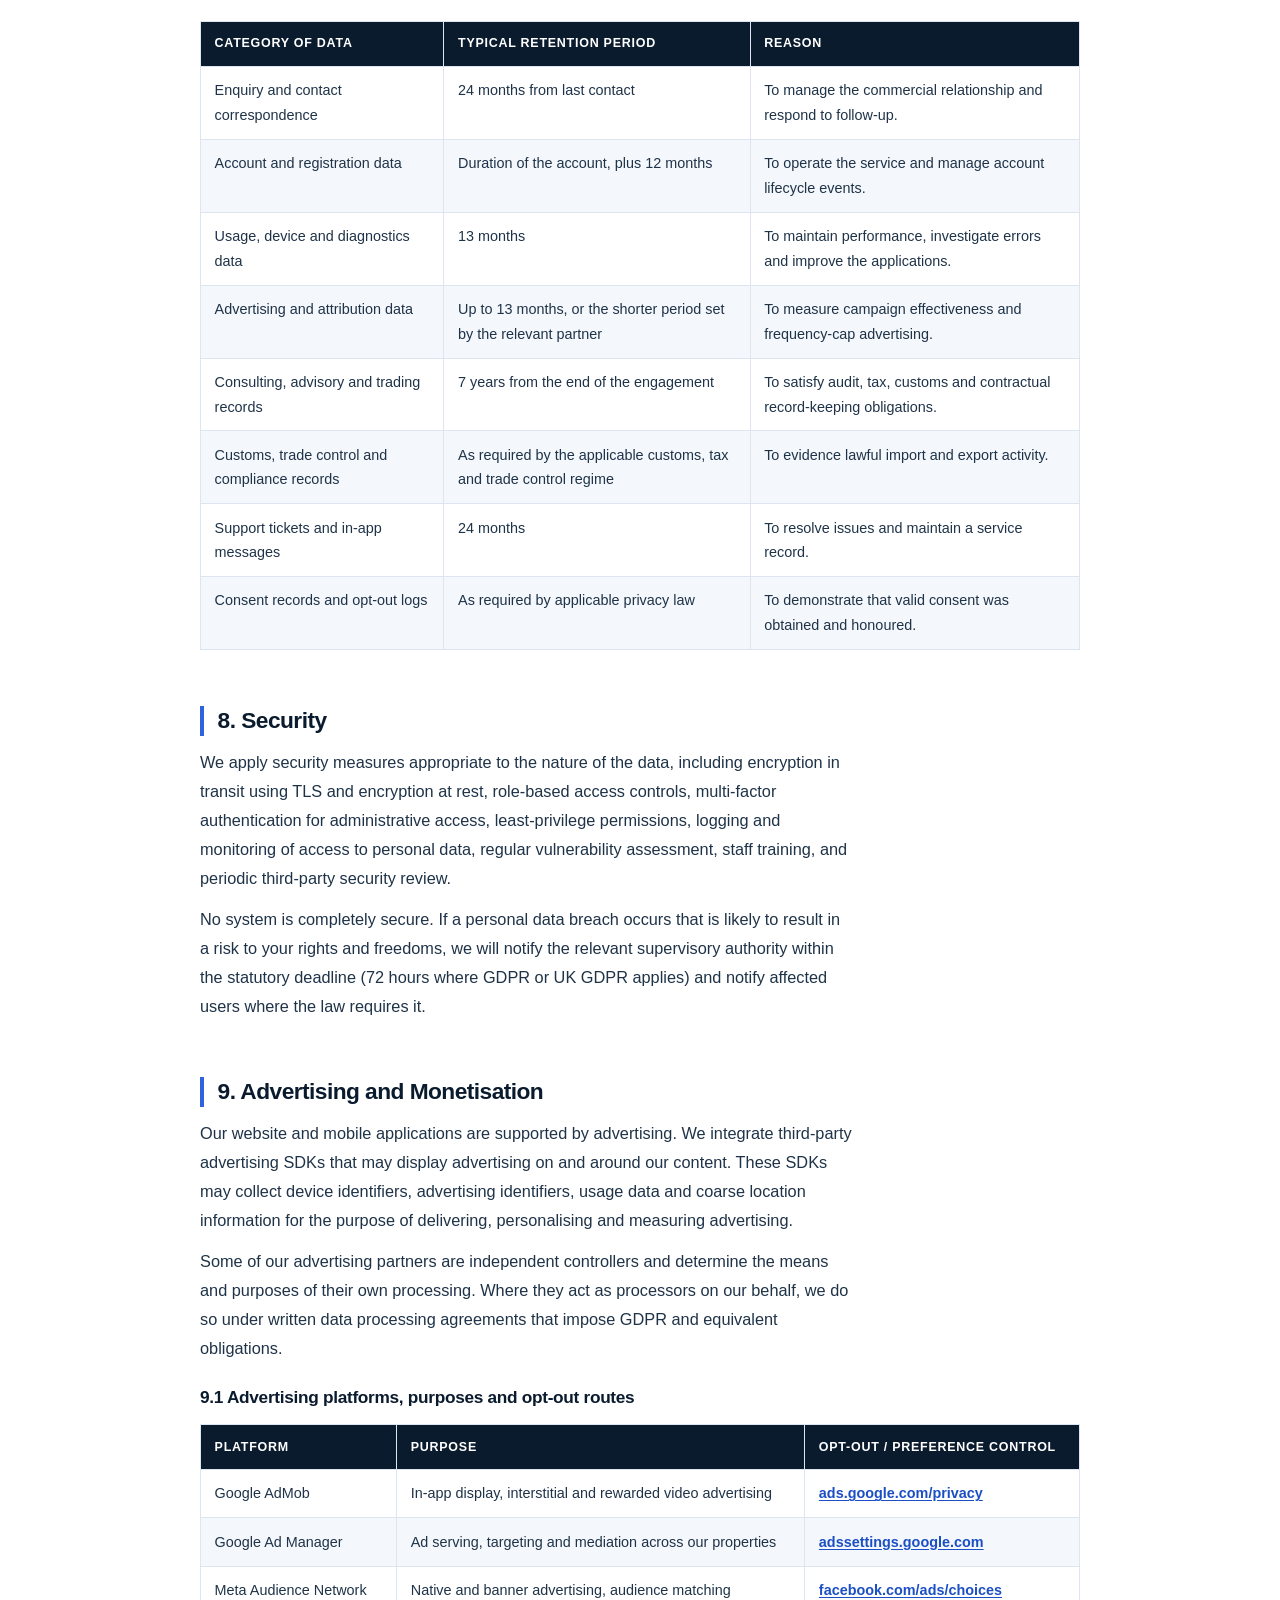
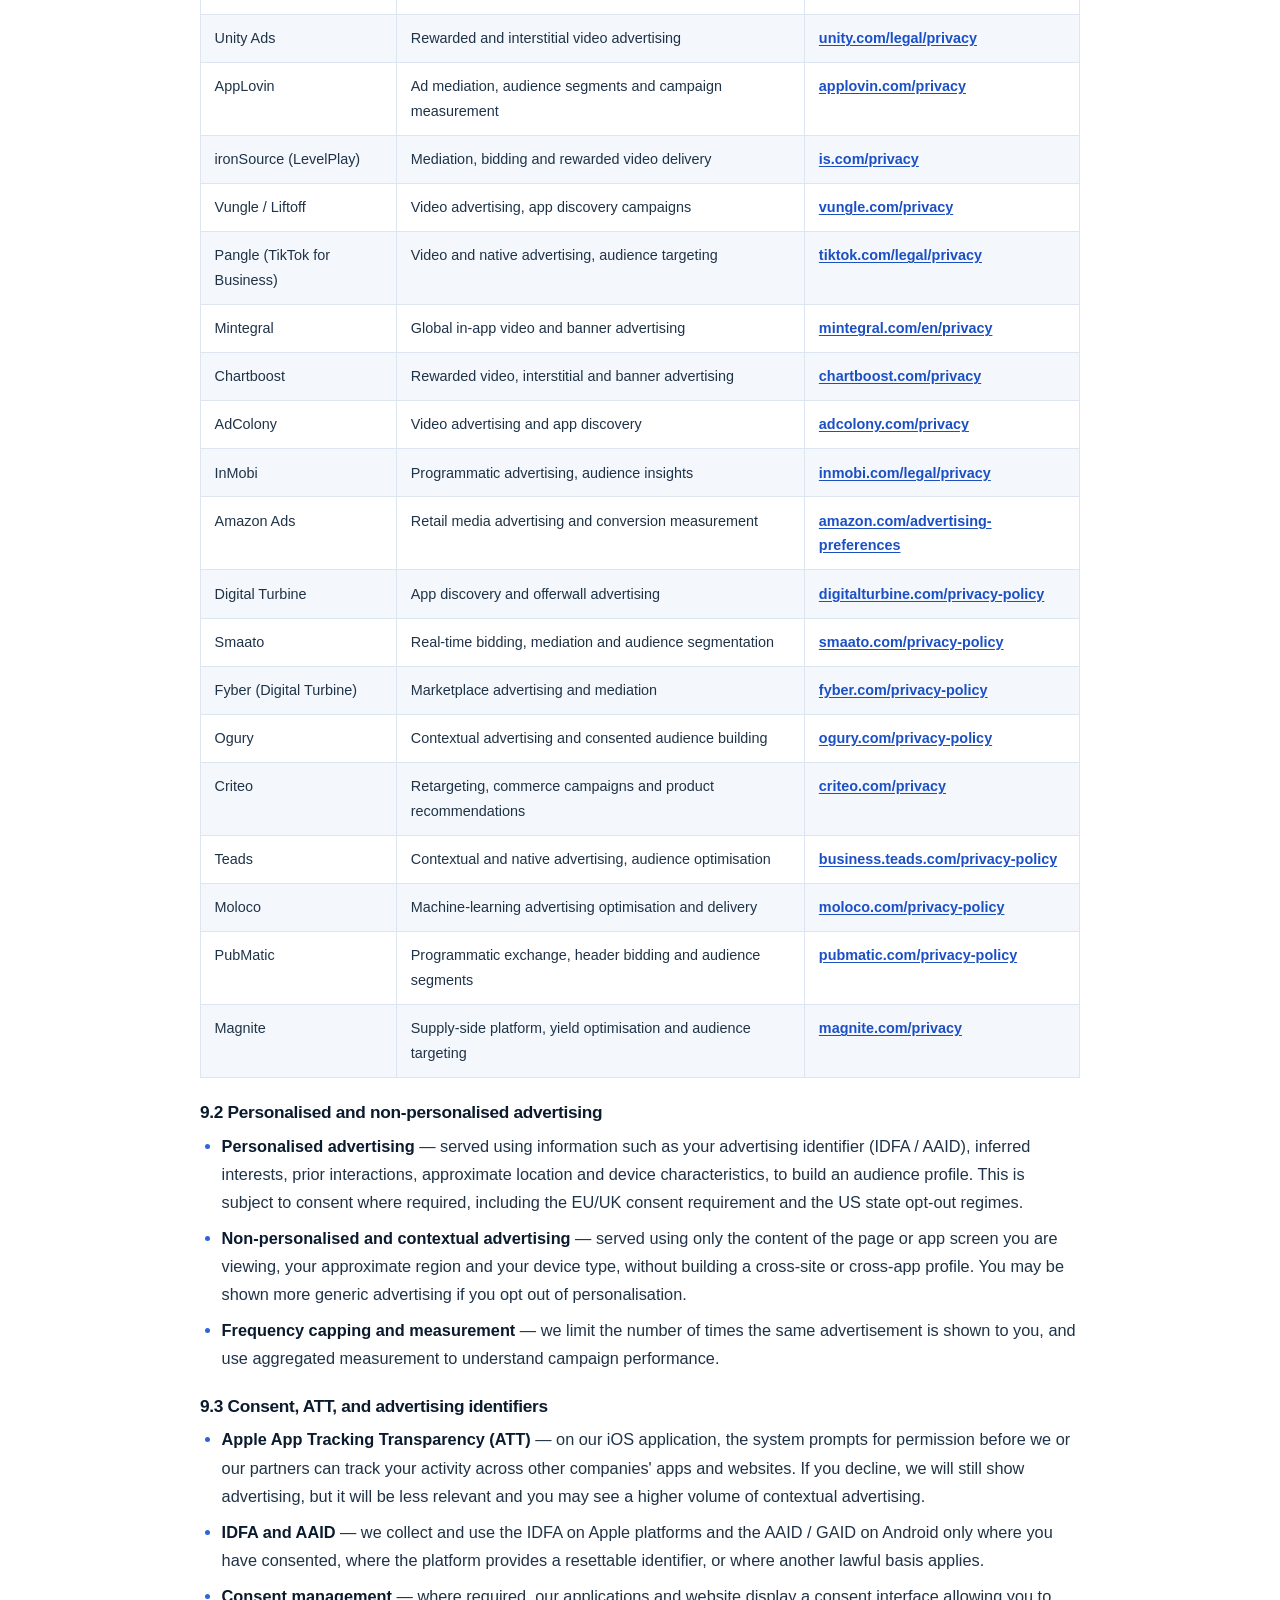
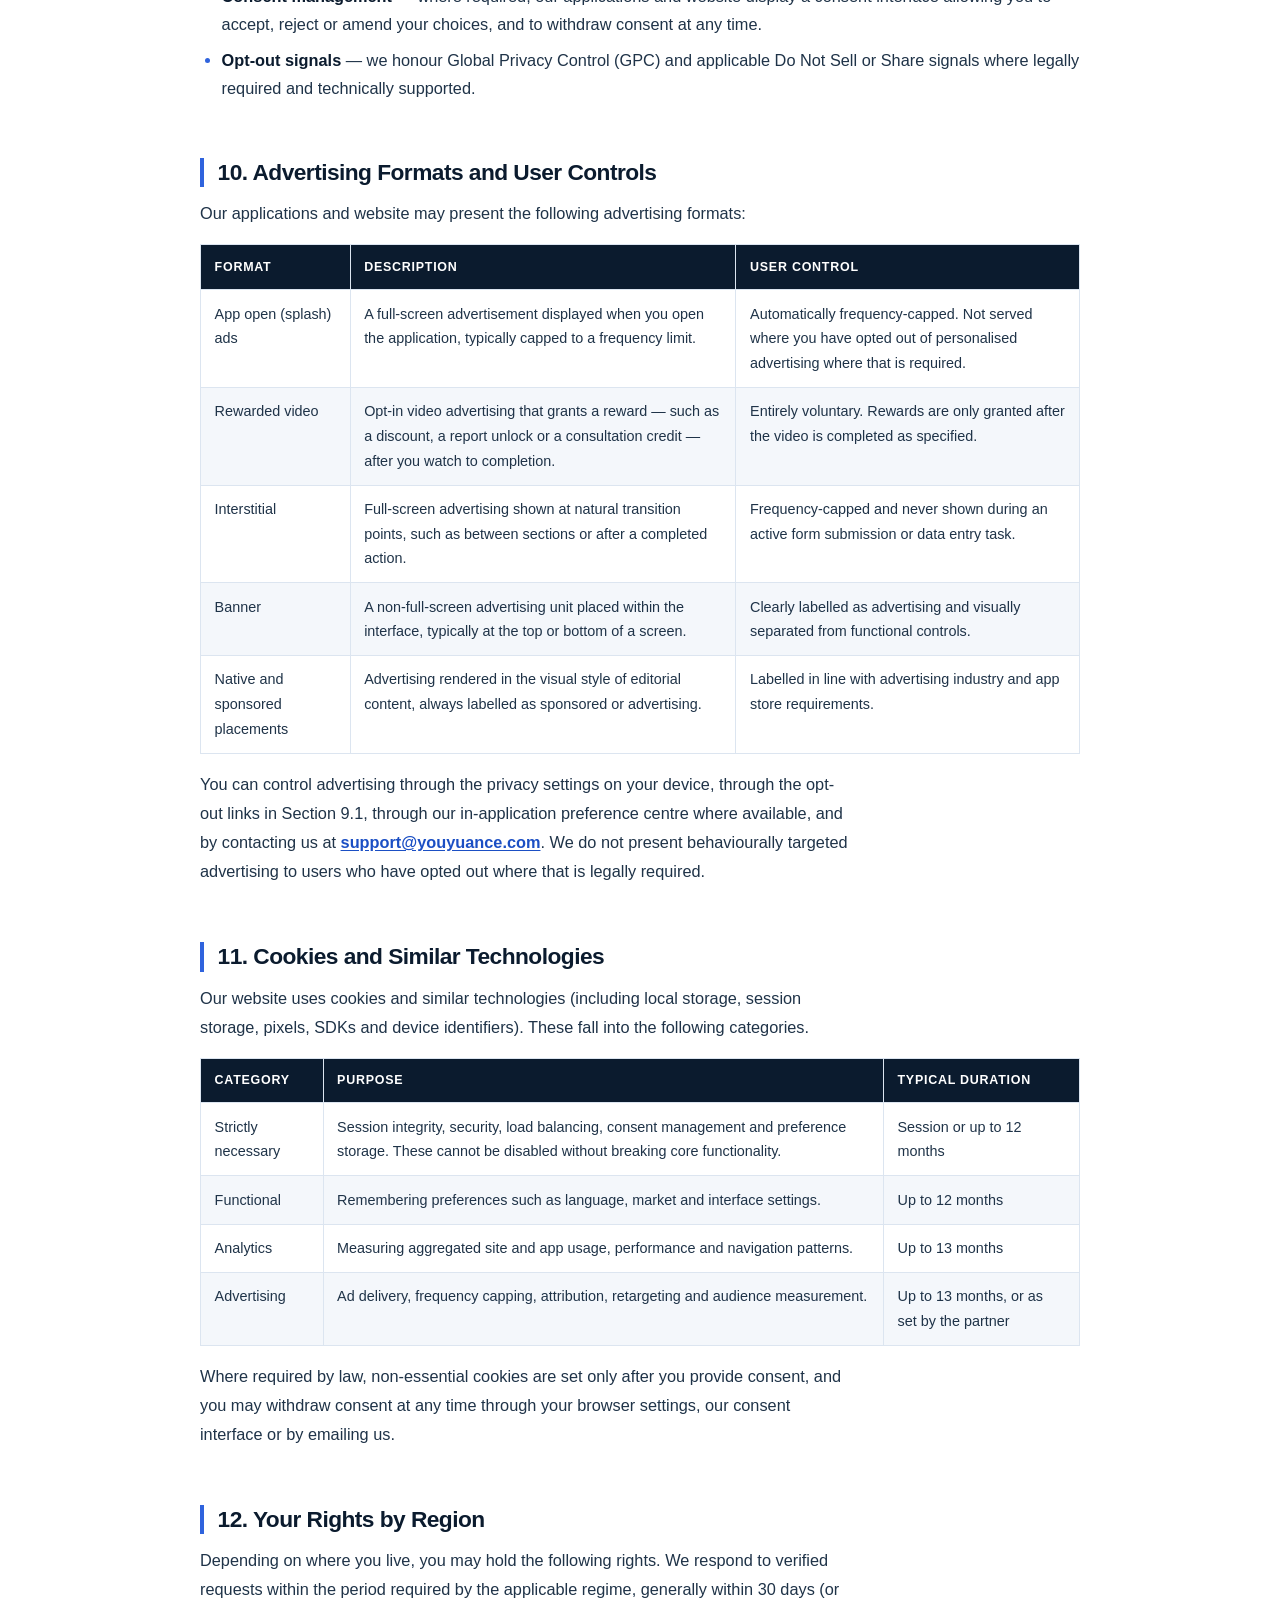
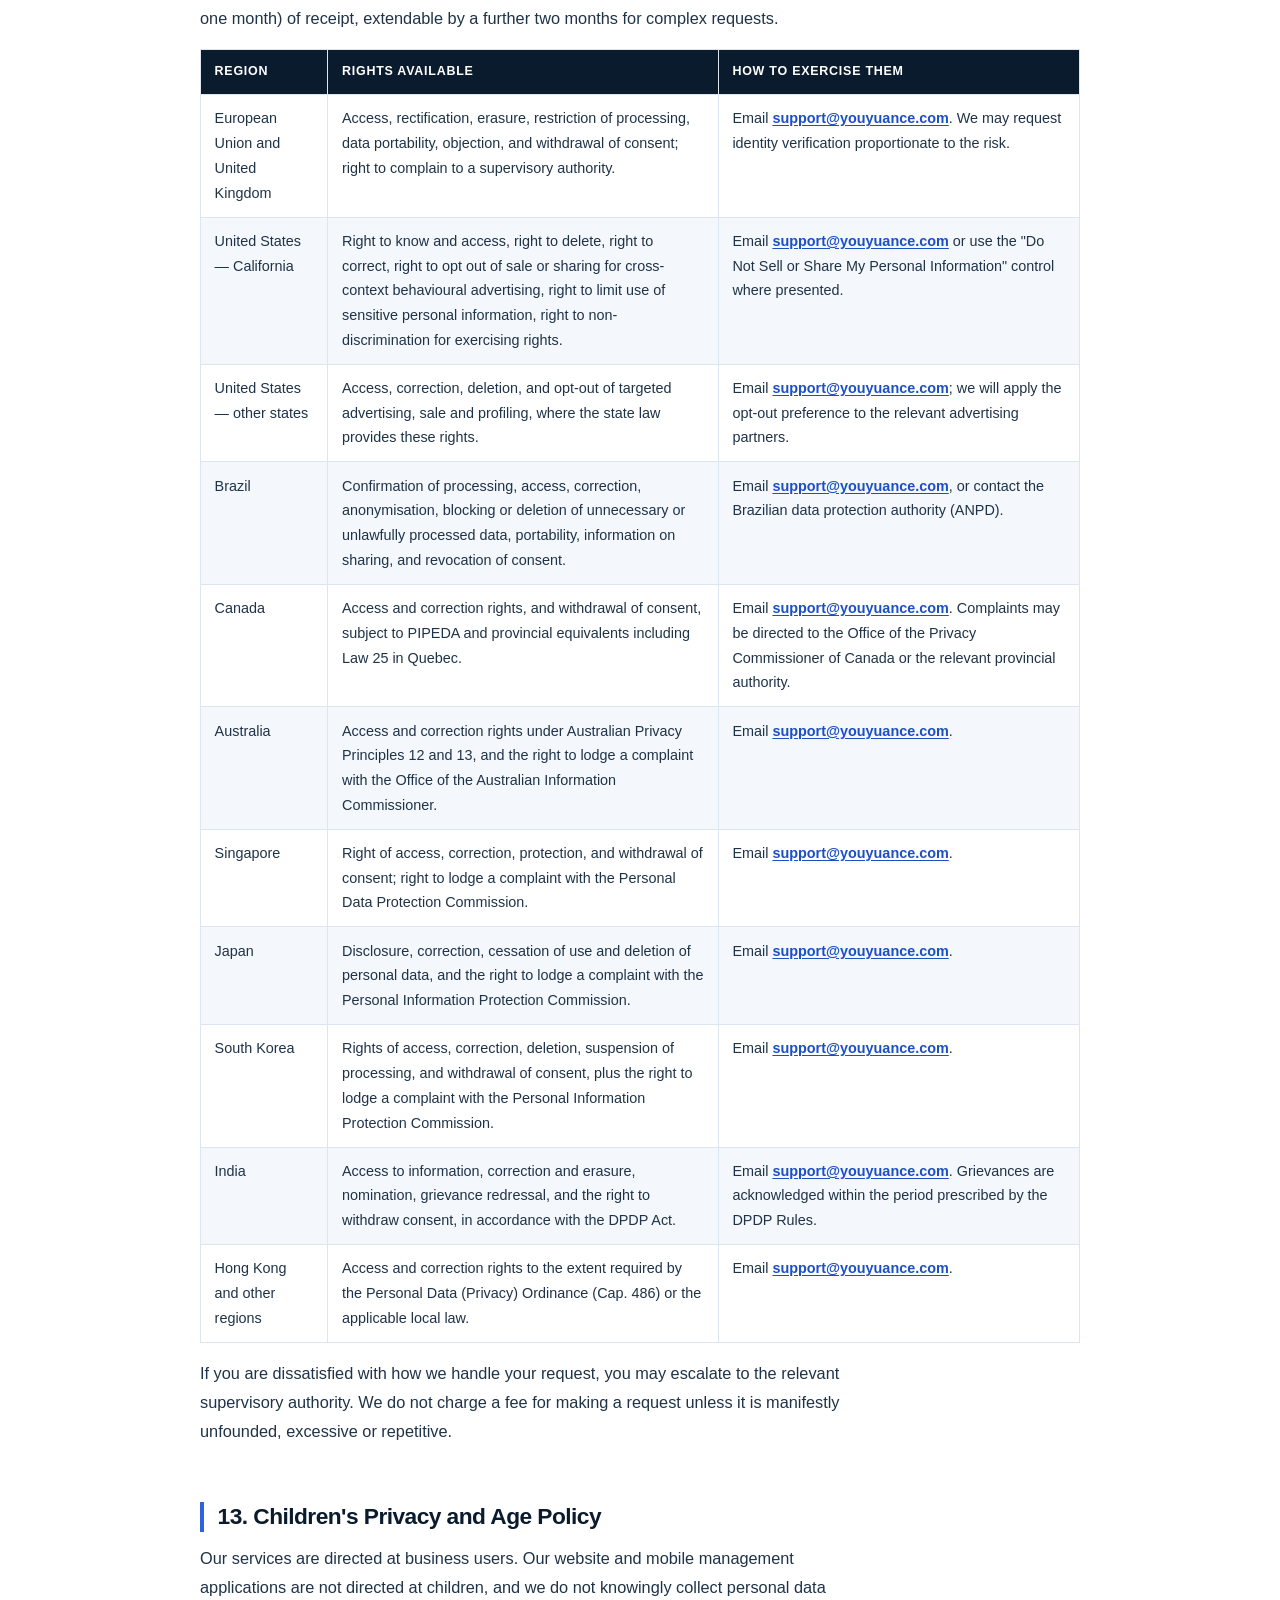
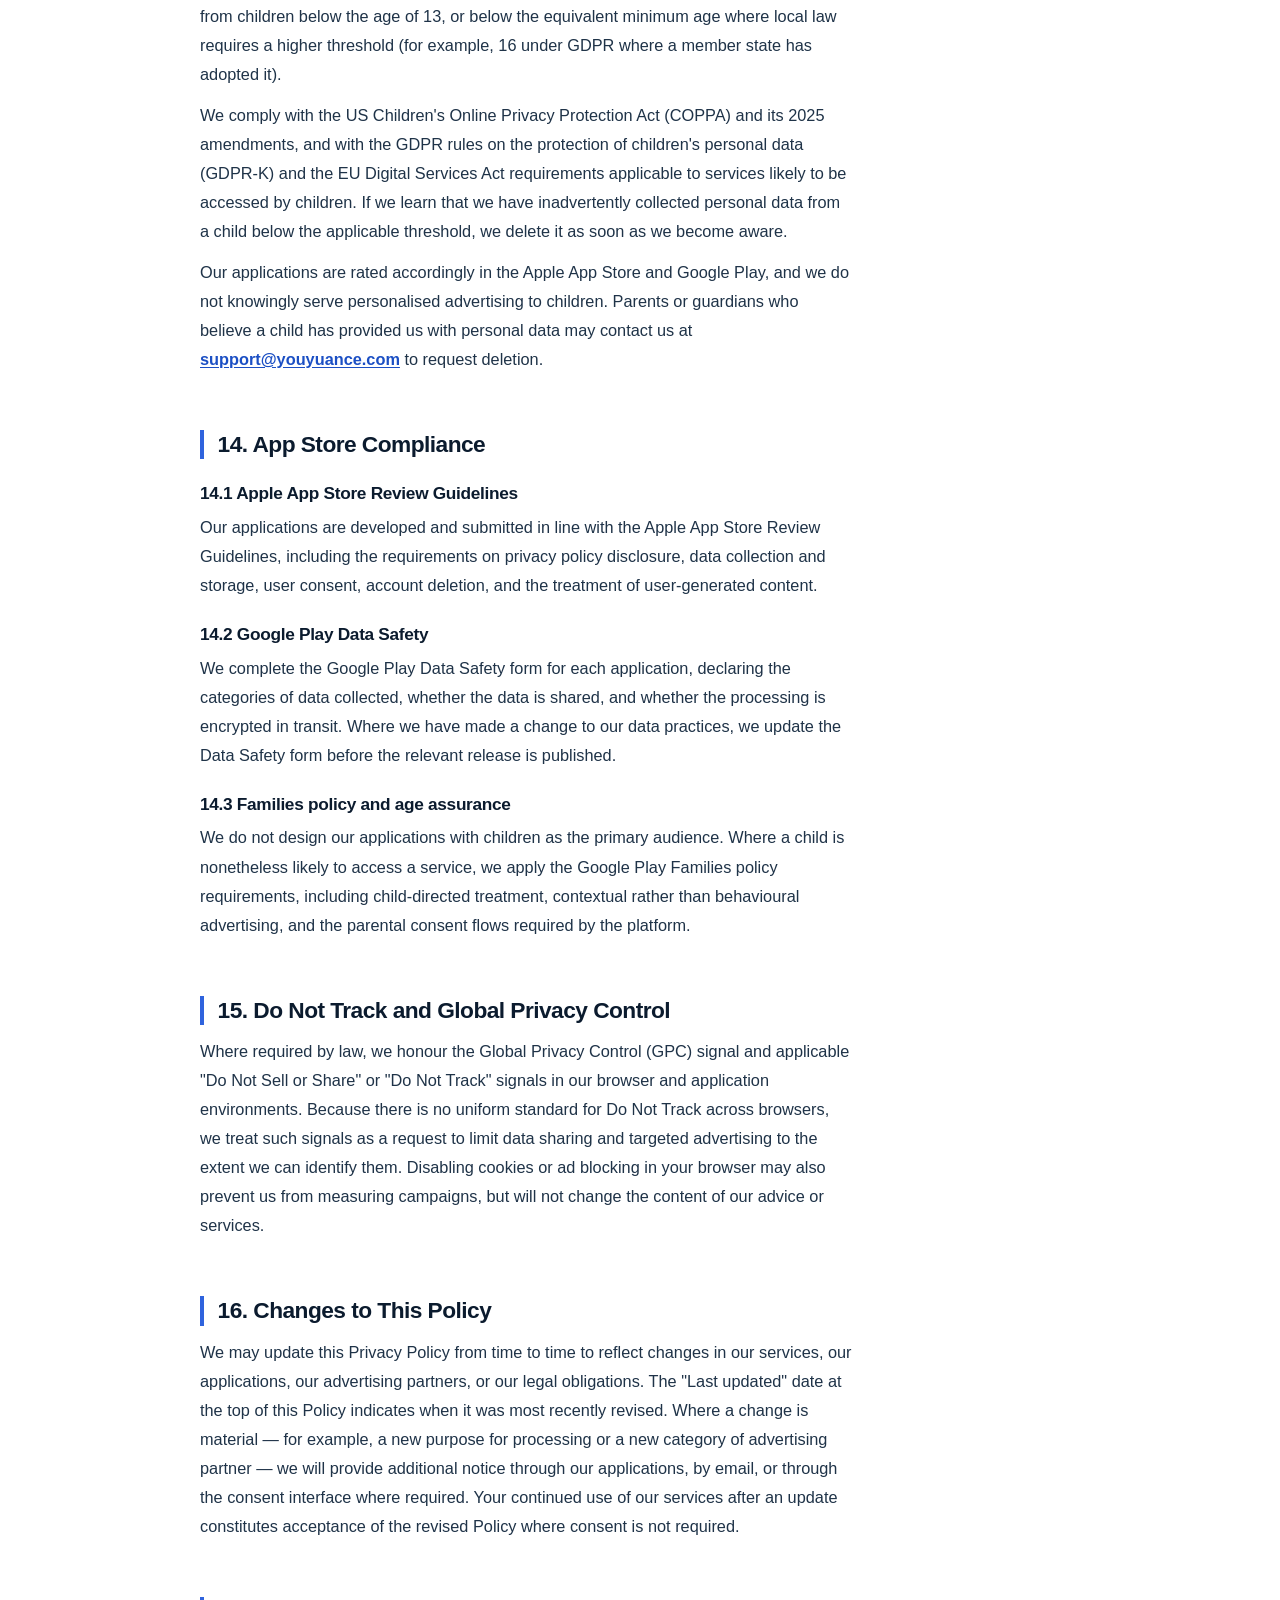
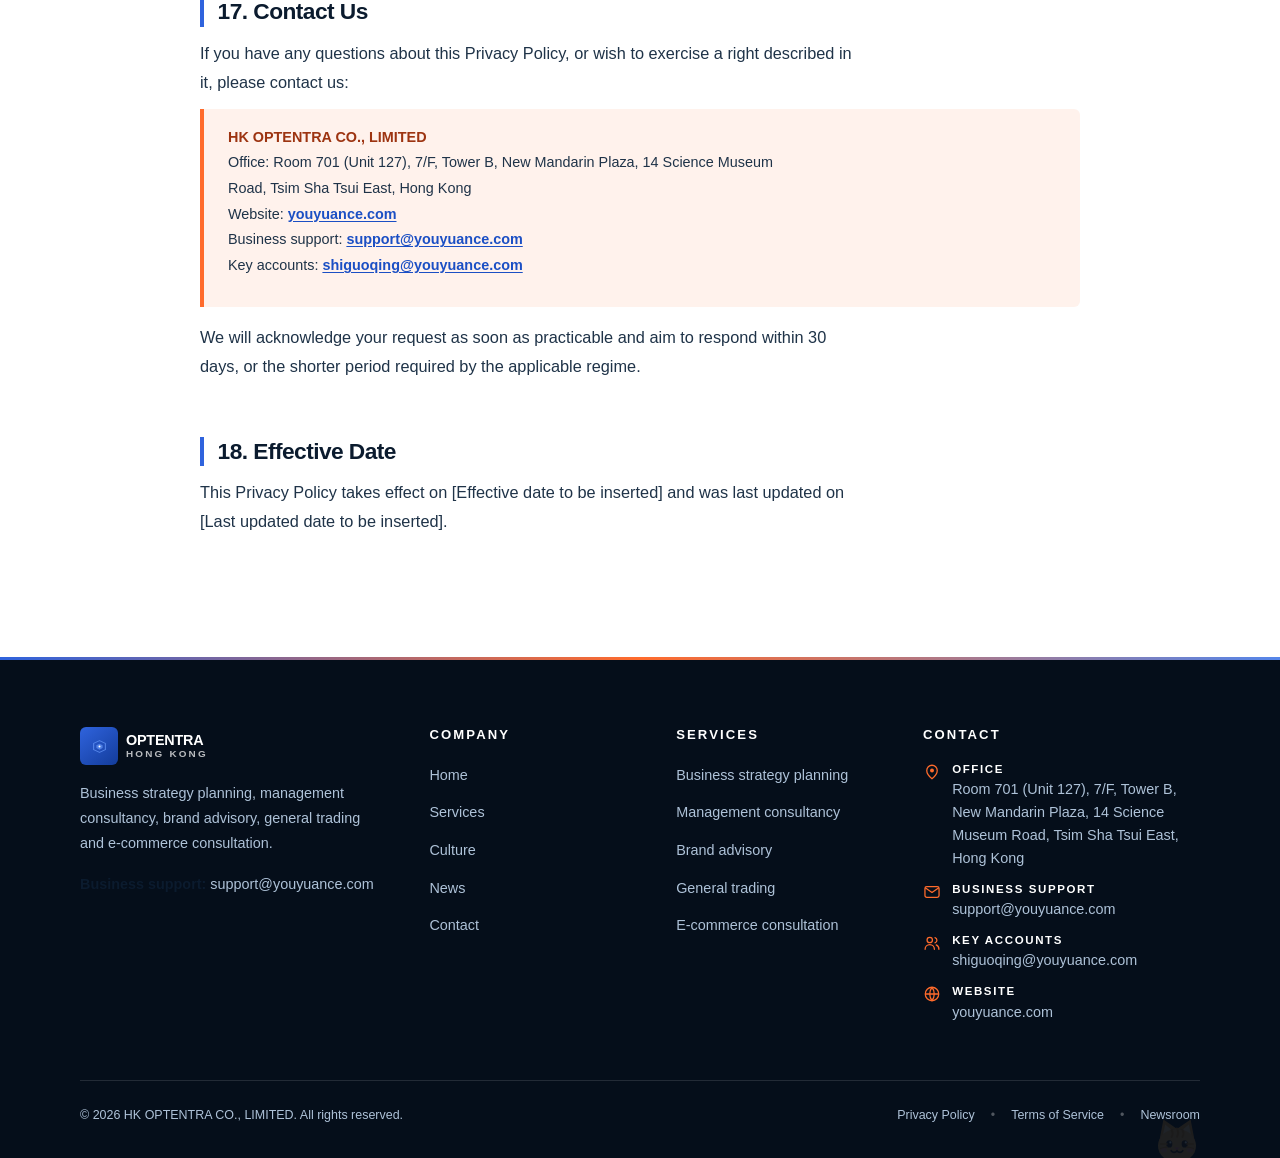
<file: privacy.html>
<!DOCTYPE html>
<html lang="en">
<head>
<meta charset="UTF-8">
<meta name="viewport" content="width=device-width, initial-scale=1">
<title>Privacy Policy | HK OPTENTRA CO., LIMITED</title>
<meta name="description" content="How HK OPTENTRA CO., LIMITED collects, uses, shares and protects personal data across its website and mobile applications, including advertising and analytics practices.">
<link rel="canonical" href="https://youyuance.com/privacy.html">
<meta property="og:title" content="Privacy Policy | HK OPTENTRA CO., LIMITED">
<meta property="og:description" content="How we collect, use, share and protect personal data across our website and mobile applications.">
<meta property="og:url" content="https://youyuance.com/privacy.html">
<meta property="og:type" content="website">
<meta property="og:image" content="https://youyuance.com/images/hero.png">
<meta name="twitter:card" content="summary">
<meta name="twitter:title" content="Privacy Policy | HK OPTENTRA CO., LIMITED">
<meta name="twitter:description" content="How we collect, use, share and protect personal data.">
<meta name="twitter:image" content="https://youyuance.com/images/hero.png">
<link rel="stylesheet" href="css/style.css">
</head>
<body data-page="legal">

<header id="site-header"></header>

<main>
  <section class="page-hero">
    <div class="container page-hero__inner">
      <nav class="breadcrumb reveal" aria-label="Breadcrumb">
        <a href="index.html">Home</a>
        <svg viewBox="0 0 24 24" aria-hidden="true"><use href="#arrow-right"></use></svg>
        <span>Privacy Policy</span>
      </nav>
      <span class="eyebrow eyebrow--light mt-5 reveal">Legal</span>
      <h1 class="reveal">Privacy Policy</h1>
      <p class="reveal">
        How HK OPTENTRA CO., LIMITED collects, uses, shares and protects personal data across our
        website and our mobile applications on the Apple App Store and Google Play.
      </p>
    </div>
  </section>

  <section class="section">
    <div class="container">
      <article class="legal">

        <div class="legal__meta">
          <span><strong>Company:</strong> HK OPTENTRA CO., LIMITED</span>
          <span class="dot">&bull;</span>
          <span><strong>Effective date:</strong> <span class="legal__effective">[Effective date to be inserted]</span></span>
          <span class="dot">&bull;</span>
          <span><strong>Last updated:</strong> <span class="legal__effective">[Last updated date to be inserted]</span></span>
        </div>

        <h2>1. Introduction and Scope</h2>
        <p>
          This Privacy Policy explains how HK OPTENTRA CO., LIMITED, a company incorporated in the
          Hong Kong Special Administrative Region, collects, uses, stores, shares and protects
          personal data when you visit our website at <a href="https://youyuance.com/">youyuance.com</a>,
          when you contact us, when you use our business support services, and when you download or
          use our mobile management application distributed through the Apple App Store and Google Play.
        </p>
        <p>
          This Policy applies to our website, our mobile applications (including our OPTENTRA
          mobile management app available on the Apple App Store and Google Play), our related APIs,
          our email communications and any related sales or support activity. It does not apply to
          third-party websites, products or services that we do not control, including the
          advertising networks listed in Section 9 and the app stores through which our
          applications are distributed.
        </p>
        <p>
          We are the data controller for the personal data described in this Policy. Where we
          process personal data on behalf of a client in the course of our management consultancy,
          brand advisory, general trading or e-commerce consultation services, the relevant client
          acts as the controller and we act as a processor, governed by a separate written agreement.
        </p>

        <h2>2. Information We Collect</h2>
        <p>We collect information from the following sources:</p>
        <h3>2.1 Information you provide to us</h3>
        <ul>
          <li><strong>Account and contact information</strong> — name, company, business email address, telephone number, job title, and any correspondence you send us.</li>
          <li><strong>Enquiry and support content</strong> — the messages, documents, business requirements and specifications you submit through our contact forms, or by email to our business support or key accounts addresses.</li>
          <li><strong>Commercial information</strong> — order and trading records, invoice details, supplier and channel documentation, and project investment planning inputs, where you use our general trading, supply chain management or e-commerce consultation services.</li>
          <li><strong>Brand advisory and consulting materials</strong> — brand assets, positioning work, market research inputs and business information consulting data that you choose to share with us.</li>
          <li><strong>Registration information</strong> — if you create an account in our mobile management application, we store your name, email address, company name, role and account preferences.</li>
        </ul>

        <h3>2.2 Information collected automatically from your device</h3>
        <ul>
          <li><strong>Device information</strong> — device model, operating system and version, screen resolution, language and locale settings, time zone, manufacturer, and the build identifier of the application.</li>
          <li><strong>Usage information</strong> — screens viewed, features used, search terms, timestamps, session duration, in-app navigation paths, crash and error logs, and approximate interaction patterns.</li>
          <li><strong>Network information</strong> — IP address (which may be truncated or anonymised), carrier, Wi-Fi or cellular connection type, and the approximate location derived from the network.</li>
          <li><strong>Approximate location</strong> — when you enable location services for a market-specific feature such as regional pricing, we may collect coarse location data. Precise location is collected only if you explicitly grant it and it is necessary for a feature you use.</li>
          <li><strong>Advertising identifiers</strong> — the Apple Identifier for Advertisers (IDFA) and the Google Advertising ID (AAID / GAID), along with related advertising metadata, where permitted and where you have not opted out.</li>
          <li><strong>Advertising and attribution data</strong> — impressions, clicks, conversions, campaign identifiers, referrer information, and aggregated engagement statistics collected by our advertising partners.</li>
          <li><strong>Cookie and similar technology data</strong> — as further described in Section 11.</li>
        </ul>

        <h3>2.3 Information from third parties</h3>
        <ul>
          <li><strong>App store data</strong> — when you download our application, the Apple App Store or Google Play provides us with information such as your device identifier, language, region and an anonymised installation identifier.</li>
          <li><strong>Advertising partners</strong> — the advertising networks listed in Section 9 may provide aggregated audience insights, campaign performance data and, where permitted and consented to, identifiers that allow us to measure campaign effectiveness.</li>
          <li><strong>Business counterparties</strong> — in the course of general trading and international trade, we may receive information about counterparties, suppliers, logistics providers and customs authorities, which we process for legitimate business and compliance purposes.</li>
          <li><strong>Publicly available sources</strong> — publicly available company and market information used in business information consulting and market analysis.</li>
        </ul>

        <h2>3. How We Use Your Information</h2>
        <p>We use personal data for the following purposes:</p>
        <ol>
          <li>To provide, maintain, operate and improve our website and our mobile applications.</li>
          <li>To create, authenticate and manage your user account and to deliver business support to you.</li>
          <li>To respond to your enquiries, prepare proposals and deliver our business strategy planning, management consultancy, brand advisory, general trading and e-commerce consultation services.</li>
          <li>To process orders, manage inventory, track supply chain shipments and administer wholesale and retail channel activity.</li>
          <li>To manage project investment planning scenarios and to share reporting outputs with authorised stakeholders.</li>
          <li>To monitor, secure and troubleshoot the services, including via crash and error analytics.</li>
          <li>To send service updates, product announcements and app release notes where you have consented or where the communication is strictly necessary to deliver a service you have requested.</li>
          <li>To personalise your experience, including interface preferences, market defaults and content relevance.</li>
          <li>To display advertising and measure its performance, as described in Section 9.</li>
          <li>To detect, investigate and prevent fraud, abuse, security incidents and violations of our Terms of Service.</li>
          <li>To comply with legal, regulatory, tax, customs and trade control obligations.</li>
          <li>To establish, exercise or defend legal claims, and to enforce our agreements with you, our partners and our suppliers.</li>
        </ol>
        <p>
          We do not sell your personal data. We do not share it for money consideration with third
          parties who would then use it for their own purposes. We do share it with the advertising
          networks listed in Section 9 so that they can deliver and measure advertising on our
          behalf, and they act as independent controllers for that processing.
        </p>

        <h2>4. Legal Bases for Processing</h2>
        <p>
          Depending on your location and the nature of our relationship, we process personal data
          under one or more of the following legal bases.
        </p>
        <div class="table-wrap"><table>
          <thead>
            <tr>
              <th>Jurisdiction</th>
              <th>Applicable regime</th>
              <th>Legal bases relied upon</th>
            </tr>
          </thead>
          <tbody>
            <tr>
              <td>European Economic Area</td>
              <td>General Data Protection Regulation (GDPR)</td>
              <td>Art. 6(1)(a) consent (where obtained); Art. 6(1)(b) performance of a contract; Art. 6(1)(c) legal obligation; Art. 6(1)(f) legitimate interests; Art. 6(1)(e) public task where applicable.</td>
            </tr>
            <tr>
              <td>United Kingdom</td>
              <td>UK GDPR and the Data Protection Act 2018</td>
              <td>Equivalent to GDPR: consent, contract, legal obligation, legitimate interests and public task as applicable.</td>
            </tr>
            <tr>
              <td>United States — California</td>
              <td>CCPA as amended by the CPRA</td>
              <td>Contract performance and legitimate business purposes; sale and sharing for cross-context behavioural advertising only where you have opted in; sensitive data collected only with your explicit consent.</td>
            </tr>
            <tr>
              <td>United States — other states</td>
              <td>State comprehensive privacy laws, including Virginia (VCDPA), Colorado (CPA), Connecticut (CTDPA), Utah (UCPA), Texas (TDPSA), Oregon (OCPA), Delaware (DPDPA), Iowa (ICDPA), Nebraska, New Hampshire, New Jersey, Minnesota, Maryland, Montana and others</td>
              <td>Consent where required; legitimate interests, contract and legal obligation otherwise; opt-out mechanisms honoured for targeted advertising and sale of personal data.</td>
            </tr>
            <tr>
              <td>Brazil</td>
              <td>Lei Geral de Proteção de Dados Pessoais (LGPD)</td>
              <td>Art. 7 legal bases: consent, legitimate interest, contract performance, legal or regulatory obligation, and protection of life.</td>
            </tr>
            <tr>
              <td>Canada</td>
              <td>PIPEDA (and provincial equivalents such as Quebec Law 25)</td>
              <td>Express, implied or deemed consent; contract performance and legitimate interests where consent is not required, with meaningful notice and choice.</td>
            </tr>
            <tr>
              <td>Australia</td>
              <td>Privacy Act 1988 (Cth) and Australian Privacy Principles</td>
              <td>APP 1 collection with notice; APP 3, 4, 5, 6, 7, 8, 9 and 11 use, disclosure and security; APP 12 and 13 access and correction.</td>
            </tr>
            <tr>
              <td>Singapore</td>
              <td>Personal Data Protection Act (PDPA)</td>
              <td>Consent, contract, and legitimate interest exceptions under s. 13; reasonable and appropriate purpose and notification obligations.</td>
            </tr>
            <tr>
              <td>Japan</td>
              <td>Act on the Protection of Personal Information (APPI)</td>
              <td>Consent for use of personal information, and utilisation permitted for specified purposes including contract performance and entrusted processing.</td>
            </tr>
            <tr>
              <td>South Korea</td>
              <td>Personal Information Protection Act (PIPA)</td>
              <td>Consent as the primary basis, with separate, specific consent required for marketing and for provision to third parties.</td>
            </tr>
            <tr>
              <td>India</td>
              <td>Digital Personal Data Protection Act (DPDP Act, 2023) and the DPDP Rules</td>
              <td>Consent-based processing with notice and grievance redressal; permitted uses for legitimate state functions and voluntary provision.</td>
            </tr>
            <tr>
              <td>Other regions</td>
              <td>Applicable local privacy and data protection legislation</td>
              <td>Consent, contract, legal obligation and legitimate interests, adapted to the local standard and to any data localisation requirement.</td>
            </tr>
          </tbody>
        </table></div>

        <h2>5. Sharing and Processors</h2>
        <p>
          We share personal data only with the categories of recipients listed below, and only to
          the extent necessary for the purposes described in this Policy.
        </p>
        <ul>
          <li><strong>Service providers and processors</strong> — hosting and cloud infrastructure, content delivery, customer relationship management, email delivery, analytics, crash reporting, customer support and payment processing providers, engaged under written data processing agreements.</li>
          <li><strong>Advertising partners</strong> — the advertising networks and mediation platforms listed in Section 9, which act as independent controllers for the processing they carry out.</li>
          <li><strong>Professional advisers</strong> — legal, accounting, audit, insurance and compliance advisers, subject to professional confidentiality duties.</li>
          <li><strong>Group companies and business partners</strong> — entities within our corporate group and carefully selected partners in the delivery of advisory or trading services, where necessary and lawful.</li>
          <li><strong>Authorities and regulators</strong> — government bodies, courts, customs authorities, tax authorities and law enforcement where disclosure is required by law or necessary to protect our rights.</li>
          <li><strong>Buyers and investors</strong> — in the context of a corporate reorganisation, financing or sale of assets, subject to appropriate confidentiality safeguards.</li>
        </ul>
        <p>
          We do not sell or rent personal data to third parties for their own marketing purposes.
          We do not disclose the personal data of clients to advertisers for the purpose of targeted
          advertising without an appropriate lawful basis and, where required, your consent.
        </p>

        <h2>6. International Transfers</h2>
        <p>
          We are headquartered in Hong Kong and serve clients across Asia and Europe. As a result,
          personal data may be transferred to, processed in, or accessed from countries other than
          your own, including the Hong Kong Special Administrative Region, the European Economic
          Area, the United Kingdom, the United States, Mainland China, Singapore, Japan, South Korea
          and India.
        </p>
        <p>
          Where personal data is transferred out of the EEA or the United Kingdom, we rely on an
          applicable transfer mechanism, which may include an adequacy decision, the Standard
          Contractual Clauses issued by the European Commission, the UK International Data Transfer
          Addendum, or another mechanism recognised by the relevant supervisory authority. For
          transfers subject to GDPR Article 46, we conduct a transfer impact assessment and apply
          supplementary measures where they are appropriate, including encryption in transit and at
          rest, and access controls.
        </p>
        <p>
          We also observe applicable data localisation requirements. Where a particular market
          requires personal data to remain within its jurisdiction, we configure our processing
          accordingly.
        </p>

        <h2>7. Retention Periods</h2>
        <p>We retain personal data only for as long as it is necessary for the purposes for which it was collected.</p>
        <div class="table-wrap"><table>
          <thead>
            <tr>
              <th>Category of data</th>
              <th>Typical retention period</th>
              <th>Reason</th>
            </tr>
          </thead>
          <tbody>
            <tr>
              <td>Enquiry and contact correspondence</td>
              <td>24 months from last contact</td>
              <td>To manage the commercial relationship and respond to follow-up.</td>
            </tr>
            <tr>
              <td>Account and registration data</td>
              <td>Duration of the account, plus 12 months</td>
              <td>To operate the service and manage account lifecycle events.</td>
            </tr>
            <tr>
              <td>Usage, device and diagnostics data</td>
              <td>13 months</td>
              <td>To maintain performance, investigate errors and improve the applications.</td>
            </tr>
            <tr>
              <td>Advertising and attribution data</td>
              <td>Up to 13 months, or the shorter period set by the relevant partner</td>
              <td>To measure campaign effectiveness and frequency-cap advertising.</td>
            </tr>
            <tr>
              <td>Consulting, advisory and trading records</td>
              <td>7 years from the end of the engagement</td>
              <td>To satisfy audit, tax, customs and contractual record-keeping obligations.</td>
            </tr>
            <tr>
              <td>Customs, trade control and compliance records</td>
              <td>As required by the applicable customs, tax and trade control regime</td>
              <td>To evidence lawful import and export activity.</td>
            </tr>
            <tr>
              <td>Support tickets and in-app messages</td>
              <td>24 months</td>
              <td>To resolve issues and maintain a service record.</td>
            </tr>
            <tr>
              <td>Consent records and opt-out logs</td>
              <td>As required by applicable privacy law</td>
              <td>To demonstrate that valid consent was obtained and honoured.</td>
            </tr>
          </tbody>
        </table></div>

        <h2>8. Security</h2>
        <p>
          We apply security measures appropriate to the nature of the data, including encryption in
          transit using TLS and encryption at rest, role-based access controls, multi-factor
          authentication for administrative access, least-privilege permissions, logging and
          monitoring of access to personal data, regular vulnerability assessment, staff training,
          and periodic third-party security review.
        </p>
        <p>
          No system is completely secure. If a personal data breach occurs that is likely to result
          in a risk to your rights and freedoms, we will notify the relevant supervisory authority
          within the statutory deadline (72 hours where GDPR or UK GDPR applies) and notify affected
          users where the law requires it.
        </p>

        <h2>9. Advertising and Monetisation</h2>
        <p>
          Our website and mobile applications are supported by advertising. We integrate third-party
          advertising SDKs that may display advertising on and around our content. These SDKs may
          collect device identifiers, advertising identifiers, usage data and coarse location
          information for the purpose of delivering, personalising and measuring advertising.
        </p>
        <p>
          Some of our advertising partners are independent controllers and determine the means and
          purposes of their own processing. Where they act as processors on our behalf, we do so
          under written data processing agreements that impose GDPR and equivalent obligations.
        </p>

        <h3>9.1 Advertising platforms, purposes and opt-out routes</h3>
        <div class="table-wrap"><table>
          <thead>
            <tr>
              <th>Platform</th>
              <th>Purpose</th>
              <th>Opt-out / preference control</th>
            </tr>
          </thead>
          <tbody>
            <tr><td>Google AdMob</td><td>In-app display, interstitial and rewarded video advertising</td><td><a href="https://ads.google.com/privacy" rel="noopener">ads.google.com/privacy</a></td></tr>
            <tr><td>Google Ad Manager</td><td>Ad serving, targeting and mediation across our properties</td><td><a href="https://adssettings.google.com" rel="noopener">adssettings.google.com</a></td></tr>
            <tr><td>Meta Audience Network</td><td>Native and banner advertising, audience matching</td><td><a href="https://www.facebook.com/ads/choices/" rel="noopener">facebook.com/ads/choices</a></td></tr>
            <tr><td>Unity Ads</td><td>Rewarded and interstitial video advertising</td><td><a href="https://unity.com/legal/privacy" rel="noopener">unity.com/legal/privacy</a></td></tr>
            <tr><td>AppLovin</td><td>Ad mediation, audience segments and campaign measurement</td><td><a href="https://www.applovin.com/privacy/" rel="noopener">applovin.com/privacy</a></td></tr>
            <tr><td>ironSource (LevelPlay)</td><td>Mediation, bidding and rewarded video delivery</td><td><a href="https://www.is.com/privacy/" rel="noopener">is.com/privacy</a></td></tr>
            <tr><td>Vungle / Liftoff</td><td>Video advertising, app discovery campaigns</td><td><a href="https://www.vungle.com/privacy" rel="noopener">vungle.com/privacy</a></td></tr>
            <tr><td>Pangle (TikTok for Business)</td><td>Video and native advertising, audience targeting</td><td><a href="https://www.tiktok.com/legal/page/global/privacy-policy/en" rel="noopener">tiktok.com/legal/privacy</a></td></tr>
            <tr><td>Mintegral</td><td>Global in-app video and banner advertising</td><td><a href="https://www.mintegral.com/en/privacy" rel="noopener">mintegral.com/en/privacy</a></td></tr>
            <tr><td>Chartboost</td><td>Rewarded video, interstitial and banner advertising</td><td><a href="https://www.chartboost.com/privacy/" rel="noopener">chartboost.com/privacy</a></td></tr>
            <tr><td>AdColony</td><td>Video advertising and app discovery</td><td><a href="https://www.adcolony.com/privacy/" rel="noopener">adcolony.com/privacy</a></td></tr>
            <tr><td>InMobi</td><td>Programmatic advertising, audience insights</td><td><a href="https://www.inmobi.com/legal/privacy" rel="noopener">inmobi.com/legal/privacy</a></td></tr>
            <tr><td>Amazon Ads</td><td>Retail media advertising and conversion measurement</td><td><a href="https://www.amazon.com/gp/help/customer/display.html?nodeId=GADHHBEPMQ2R2Z3V" rel="noopener">amazon.com/advertising-preferences</a></td></tr>
            <tr><td>Digital Turbine</td><td>App discovery and offerwall advertising</td><td><a href="https://www.digitalturbine.com/privacy-policy/" rel="noopener">digitalturbine.com/privacy-policy</a></td></tr>
            <tr><td>Smaato</td><td>Real-time bidding, mediation and audience segmentation</td><td><a href="https://www.smaato.com/privacy-policy/" rel="noopener">smaato.com/privacy-policy</a></td></tr>
            <tr><td>Fyber (Digital Turbine)</td><td>Marketplace advertising and mediation</td><td><a href="https://www.fyber.com/privacy-policy" rel="noopener">fyber.com/privacy-policy</a></td></tr>
            <tr><td>Ogury</td><td>Contextual advertising and consented audience building</td><td><a href="https://www.ogury.com/privacy-policy/" rel="noopener">ogury.com/privacy-policy</a></td></tr>
            <tr><td>Criteo</td><td>Retargeting, commerce campaigns and product recommendations</td><td><a href="https://www.criteo.com/privacy/" rel="noopener">criteo.com/privacy</a></td></tr>
            <tr><td>Teads</td><td>Contextual and native advertising, audience optimisation</td><td><a href="https://business.teads.com/privacy-policy/" rel="noopener">business.teads.com/privacy-policy</a></td></tr>
            <tr><td>Moloco</td><td>Machine-learning advertising optimisation and delivery</td><td><a href="https://www.moloco.com/en/privacy-policy" rel="noopener">moloco.com/privacy-policy</a></td></tr>
            <tr><td>PubMatic</td><td>Programmatic exchange, header bidding and audience segments</td><td><a href="https://pubmatic.com/privacy-policy" rel="noopener">pubmatic.com/privacy-policy</a></td></tr>
            <tr><td>Magnite</td><td>Supply-side platform, yield optimisation and audience targeting</td><td><a href="https://www.magnite.com/privacy/" rel="noopener">magnite.com/privacy</a></td></tr>
          </tbody>
        </table></div>

        <h3>9.2 Personalised and non-personalised advertising</h3>
        <ul>
          <li><strong>Personalised advertising</strong> — served using information such as your advertising identifier (IDFA / AAID), inferred interests, prior interactions, approximate location and device characteristics, to build an audience profile. This is subject to consent where required, including the EU/UK consent requirement and the US state opt-out regimes.</li>
          <li><strong>Non-personalised and contextual advertising</strong> — served using only the content of the page or app screen you are viewing, your approximate region and your device type, without building a cross-site or cross-app profile. You may be shown more generic advertising if you opt out of personalisation.</li>
          <li><strong>Frequency capping and measurement</strong> — we limit the number of times the same advertisement is shown to you, and use aggregated measurement to understand campaign performance.</li>
        </ul>

        <h3>9.3 Consent, ATT, and advertising identifiers</h3>
        <ul>
          <li><strong>Apple App Tracking Transparency (ATT)</strong> — on our iOS application, the system prompts for permission before we or our partners can track your activity across other companies' apps and websites. If you decline, we will still show advertising, but it will be less relevant and you may see a higher volume of contextual advertising.</li>
          <li><strong>IDFA and AAID</strong> — we collect and use the IDFA on Apple platforms and the AAID / GAID on Android only where you have consented, where the platform provides a resettable identifier, or where another lawful basis applies.</li>
          <li><strong>Consent management</strong> — where required, our applications and website display a consent interface allowing you to accept, reject or amend your choices, and to withdraw consent at any time.</li>
          <li><strong>Opt-out signals</strong> — we honour Global Privacy Control (GPC) and applicable Do Not Sell or Share signals where legally required and technically supported.</li>
        </ul>

        <h2>10. Advertising Formats and User Controls</h2>
        <p>Our applications and website may present the following advertising formats:</p>
        <div class="table-wrap"><table>
          <thead>
            <tr>
              <th>Format</th>
              <th>Description</th>
              <th>User control</th>
            </tr>
          </thead>
          <tbody>
            <tr>
              <td>App open (splash) ads</td>
              <td>A full-screen advertisement displayed when you open the application, typically capped to a frequency limit.</td>
              <td>Automatically frequency-capped. Not served where you have opted out of personalised advertising where that is required.</td>
            </tr>
            <tr>
              <td>Rewarded video</td>
              <td>Opt-in video advertising that grants a reward — such as a discount, a report unlock or a consultation credit — after you watch to completion.</td>
              <td>Entirely voluntary. Rewards are only granted after the video is completed as specified.</td>
            </tr>
            <tr>
              <td>Interstitial</td>
              <td>Full-screen advertising shown at natural transition points, such as between sections or after a completed action.</td>
              <td>Frequency-capped and never shown during an active form submission or data entry task.</td>
            </tr>
            <tr>
              <td>Banner</td>
              <td>A non-full-screen advertising unit placed within the interface, typically at the top or bottom of a screen.</td>
              <td>Clearly labelled as advertising and visually separated from functional controls.</td>
            </tr>
            <tr>
              <td>Native and sponsored placements</td>
              <td>Advertising rendered in the visual style of editorial content, always labelled as sponsored or advertising.</td>
              <td>Labelled in line with advertising industry and app store requirements.</td>
            </tr>
          </tbody>
        </table></div>
        <p>
          You can control advertising through the privacy settings on your device, through the
          opt-out links in Section 9.1, through our in-application preference centre where
          available, and by contacting us at <a href="mailto:support@youyuance.com">support@youyuance.com</a>.
          We do not present behaviourally targeted advertising to users who have opted out where
          that is legally required.
        </p>

        <h2>11. Cookies and Similar Technologies</h2>
        <p>
          Our website uses cookies and similar technologies (including local storage, session
          storage, pixels, SDKs and device identifiers). These fall into the following categories.
        </p>
        <div class="table-wrap"><table>
          <thead>
            <tr>
              <th>Category</th>
              <th>Purpose</th>
              <th>Typical duration</th>
            </tr>
          </thead>
          <tbody>
            <tr>
              <td>Strictly necessary</td>
              <td>Session integrity, security, load balancing, consent management and preference storage. These cannot be disabled without breaking core functionality.</td>
              <td>Session or up to 12 months</td>
            </tr>
            <tr>
              <td>Functional</td>
              <td>Remembering preferences such as language, market and interface settings.</td>
              <td>Up to 12 months</td>
            </tr>
            <tr>
              <td>Analytics</td>
              <td>Measuring aggregated site and app usage, performance and navigation patterns.</td>
              <td>Up to 13 months</td>
            </tr>
            <tr>
              <td>Advertising</td>
              <td>Ad delivery, frequency capping, attribution, retargeting and audience measurement.</td>
              <td>Up to 13 months, or as set by the partner</td>
            </tr>
          </tbody>
        </table></div>
        <p>
          Where required by law, non-essential cookies are set only after you provide consent, and
          you may withdraw consent at any time through your browser settings, our consent interface
          or by emailing us.
        </p>

        <h2>12. Your Rights by Region</h2>
        <p>
          Depending on where you live, you may hold the following rights. We respond to verified
          requests within the period required by the applicable regime, generally within 30 days
          (or one month) of receipt, extendable by a further two months for complex requests.
        </p>
        <div class="table-wrap"><table>
          <thead>
            <tr>
              <th>Region</th>
              <th>Rights available</th>
              <th>How to exercise them</th>
            </tr>
          </thead>
          <tbody>
            <tr>
              <td>European Union and United Kingdom</td>
              <td>Access, rectification, erasure, restriction of processing, data portability, objection, and withdrawal of consent; right to complain to a supervisory authority.</td>
              <td>Email <a href="mailto:support@youyuance.com">support@youyuance.com</a>. We may request identity verification proportionate to the risk.</td>
            </tr>
            <tr>
              <td>United States — California</td>
              <td>Right to know and access, right to delete, right to correct, right to opt out of sale or sharing for cross-context behavioural advertising, right to limit use of sensitive personal information, right to non-discrimination for exercising rights.</td>
              <td>Email <a href="mailto:support@youyuance.com">support@youyuance.com</a> or use the "Do Not Sell or Share My Personal Information" control where presented.</td>
            </tr>
            <tr>
              <td>United States — other states</td>
              <td>Access, correction, deletion, and opt-out of targeted advertising, sale and profiling, where the state law provides these rights.</td>
              <td>Email <a href="mailto:support@youyuance.com">support@youyuance.com</a>; we will apply the opt-out preference to the relevant advertising partners.</td>
            </tr>
            <tr>
              <td>Brazil</td>
              <td>Confirmation of processing, access, correction, anonymisation, blocking or deletion of unnecessary or unlawfully processed data, portability, information on sharing, and revocation of consent.</td>
              <td>Email <a href="mailto:support@youyuance.com">support@youyuance.com</a>, or contact the Brazilian data protection authority (ANPD).</td>
            </tr>
            <tr>
              <td>Canada</td>
              <td>Access and correction rights, and withdrawal of consent, subject to PIPEDA and provincial equivalents including Law 25 in Quebec.</td>
              <td>Email <a href="mailto:support@youyuance.com">support@youyuance.com</a>. Complaints may be directed to the Office of the Privacy Commissioner of Canada or the relevant provincial authority.</td>
            </tr>
            <tr>
              <td>Australia</td>
              <td>Access and correction rights under Australian Privacy Principles 12 and 13, and the right to lodge a complaint with the Office of the Australian Information Commissioner.</td>
              <td>Email <a href="mailto:support@youyuance.com">support@youyuance.com</a>.</td>
            </tr>
            <tr>
              <td>Singapore</td>
              <td>Right of access, correction, protection, and withdrawal of consent; right to lodge a complaint with the Personal Data Protection Commission.</td>
              <td>Email <a href="mailto:support@youyuance.com">support@youyuance.com</a>.</td>
            </tr>
            <tr>
              <td>Japan</td>
              <td>Disclosure, correction, cessation of use and deletion of personal data, and the right to lodge a complaint with the Personal Information Protection Commission.</td>
              <td>Email <a href="mailto:support@youyuance.com">support@youyuance.com</a>.</td>
            </tr>
            <tr>
              <td>South Korea</td>
              <td>Rights of access, correction, deletion, suspension of processing, and withdrawal of consent, plus the right to lodge a complaint with the Personal Information Protection Commission.</td>
              <td>Email <a href="mailto:support@youyuance.com">support@youyuance.com</a>.</td>
            </tr>
            <tr>
              <td>India</td>
              <td>Access to information, correction and erasure, nomination, grievance redressal, and the right to withdraw consent, in accordance with the DPDP Act.</td>
              <td>Email <a href="mailto:support@youyuance.com">support@youyuance.com</a>. Grievances are acknowledged within the period prescribed by the DPDP Rules.</td>
            </tr>
            <tr>
              <td>Hong Kong and other regions</td>
              <td>Access and correction rights to the extent required by the Personal Data (Privacy) Ordinance (Cap. 486) or the applicable local law.</td>
              <td>Email <a href="mailto:support@youyuance.com">support@youyuance.com</a>.</td>
            </tr>
          </tbody>
        </table></div>
        <p>
          If you are dissatisfied with how we handle your request, you may escalate to the relevant
          supervisory authority. We do not charge a fee for making a request unless it is manifestly
          unfounded, excessive or repetitive.
        </p>

        <h2>13. Children's Privacy and Age Policy</h2>
        <p>
          Our services are directed at business users. Our website and mobile management applications
          are not directed at children, and we do not knowingly collect personal data from children
          below the age of 13, or below the equivalent minimum age where local law requires a
          higher threshold (for example, 16 under GDPR where a member state has adopted it).
        </p>
        <p>
          We comply with the US Children's Online Privacy Protection Act (COPPA) and its 2025
          amendments, and with the GDPR rules on the protection of children's personal data
          (GDPR-K) and the EU Digital Services Act requirements applicable to services likely to be
          accessed by children. If we learn that we have inadvertently collected personal data from
          a child below the applicable threshold, we delete it as soon as we become aware.
        </p>
        <p>
          Our applications are rated accordingly in the Apple App Store and Google Play, and we do
          not knowingly serve personalised advertising to children. Parents or guardians who believe
          a child has provided us with personal data may contact us at
          <a href="mailto:support@youyuance.com">support@youyuance.com</a> to request deletion.
        </p>

        <h2>14. App Store Compliance</h2>
        <h3>14.1 Apple App Store Review Guidelines</h3>
        <p>
          Our applications are developed and submitted in line with the Apple App Store Review
          Guidelines, including the requirements on privacy policy disclosure, data collection and
          storage, user consent, account deletion, and the treatment of user-generated content.
        </p>
        <h3>14.2 Google Play Data Safety</h3>
        <p>
          We complete the Google Play Data Safety form for each application, declaring the categories
          of data collected, whether the data is shared, and whether the processing is encrypted in
          transit. Where we have made a change to our data practices, we update the Data Safety
          form before the relevant release is published.
        </p>
        <h3>14.3 Families policy and age assurance</h3>
        <p>
          We do not design our applications with children as the primary audience. Where a child
          is nonetheless likely to access a service, we apply the Google Play Families policy
          requirements, including child-directed treatment, contextual rather than behavioural
          advertising, and the parental consent flows required by the platform.
        </p>

        <h2>15. Do Not Track and Global Privacy Control</h2>
        <p>
          Where required by law, we honour the Global Privacy Control (GPC) signal and applicable
          "Do Not Sell or Share" or "Do Not Track" signals in our browser and application
          environments. Because there is no uniform standard for Do Not Track across browsers, we
          treat such signals as a request to limit data sharing and targeted advertising to the
          extent we can identify them. Disabling cookies or ad blocking in your browser may also
          prevent us from measuring campaigns, but will not change the content of our advice or
          services.
        </p>

        <h2>16. Changes to This Policy</h2>
        <p>
          We may update this Privacy Policy from time to time to reflect changes in our services,
          our applications, our advertising partners, or our legal obligations. The "Last updated"
          date at the top of this Policy indicates when it was most recently revised. Where a change
          is material — for example, a new purpose for processing or a new category of advertising
          partner — we will provide additional notice through our applications, by email, or
          through the consent interface where required. Your continued use of our services after an
          update constitutes acceptance of the revised Policy where consent is not required.
        </p>

        <h2>17. Contact Us</h2>
        <p>
          If you have any questions about this Privacy Policy, or wish to exercise a right described
          in it, please contact us:
        </p>
        <div class="legal__note">
          <p><strong>HK OPTENTRA CO., LIMITED</strong><br>
          Office: Room 701 (Unit 127), 7/F, Tower B, New Mandarin Plaza, 14 Science Museum Road, Tsim Sha Tsui East, Hong Kong<br>
          Website: <a href="https://youyuance.com/">youyuance.com</a><br>
          Business support: <a href="mailto:support@youyuance.com">support@youyuance.com</a><br>
          Key accounts: <a href="mailto:shiguoqing@youyuance.com">shiguoqing@youyuance.com</a></p>
        </div>
        <p>
          We will acknowledge your request as soon as practicable and aim to respond within 30 days,
          or the shorter period required by the applicable regime.
        </p>

        <h2>18. Effective Date</h2>
        <p>
          This Privacy Policy takes effect on <span class="legal__effective">[Effective date to be inserted]</span>
          and was last updated on <span class="legal__effective">[Last updated date to be inserted]</span>.
        </p>

      </article>
    </div>
  </section>
</main>

<footer id="site-footer"></footer>

<script src="js/main.js" defer></script>
</body>
</html>
</file>
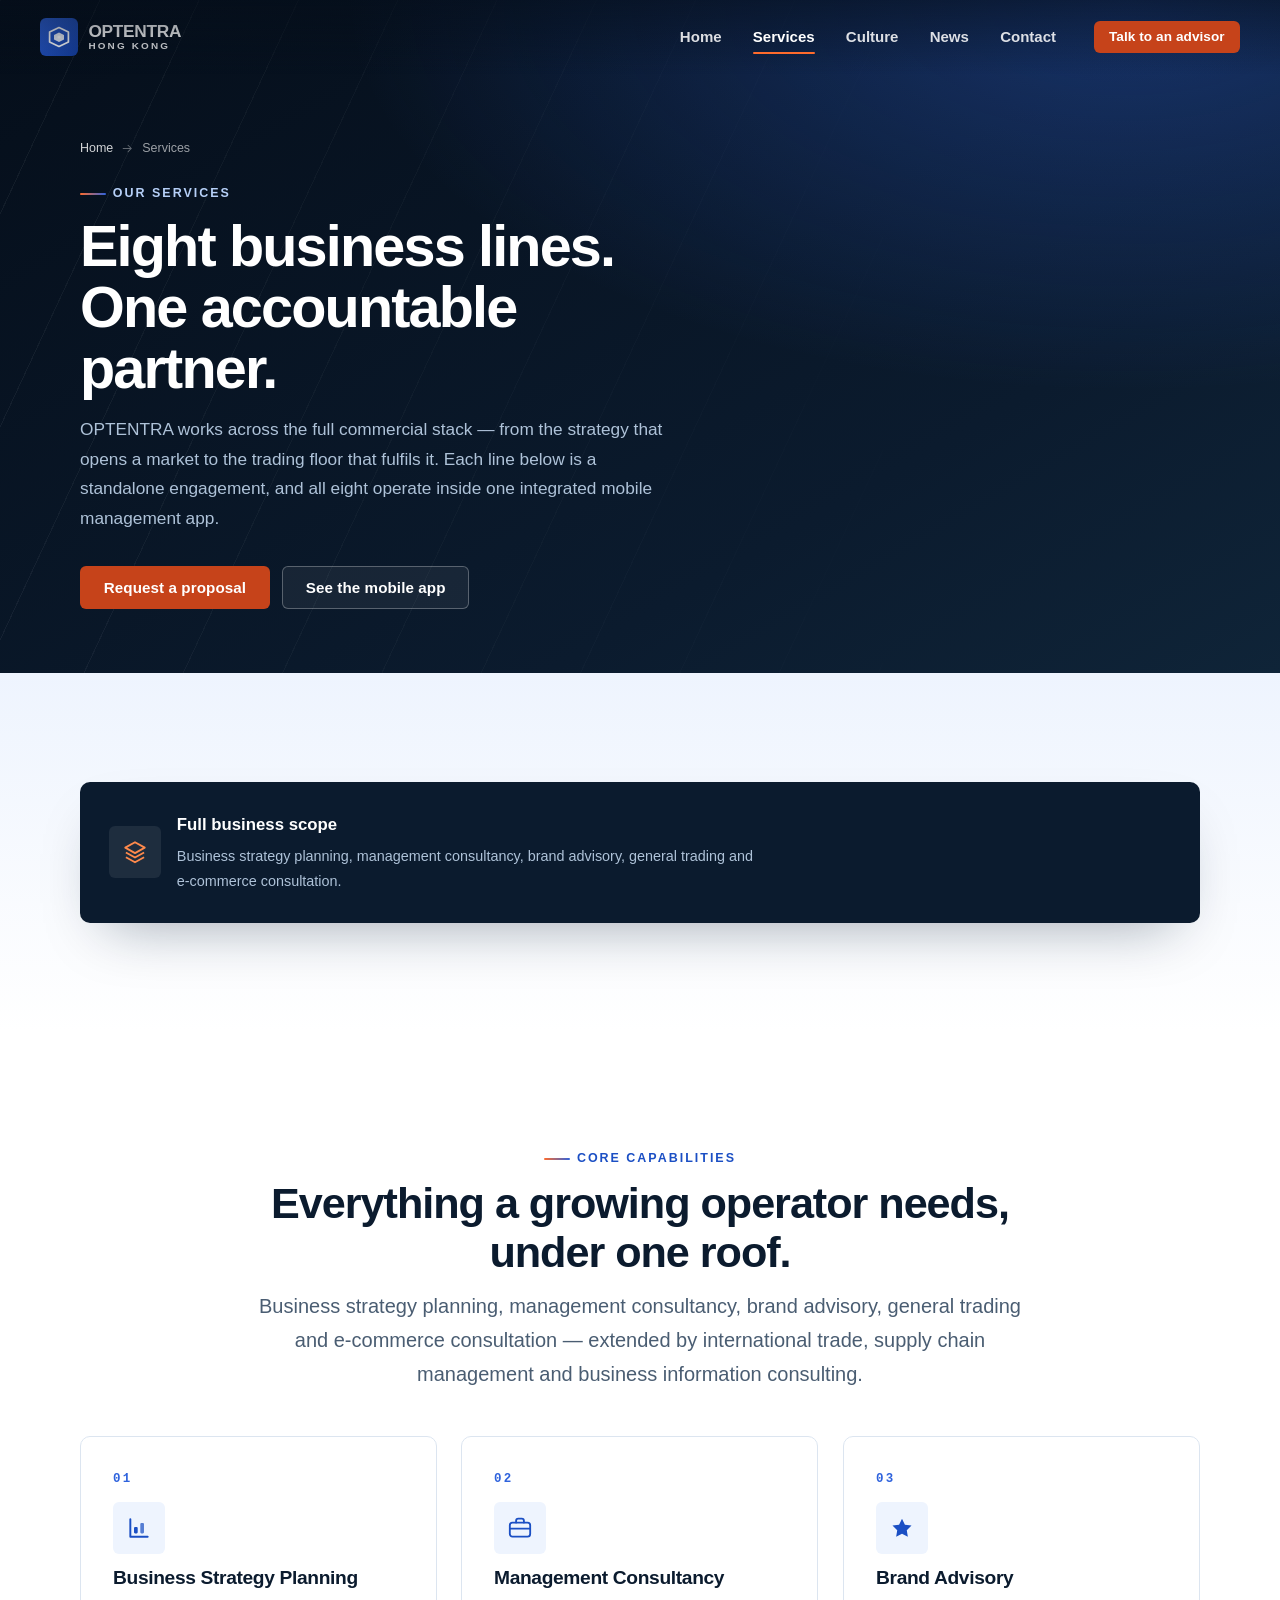
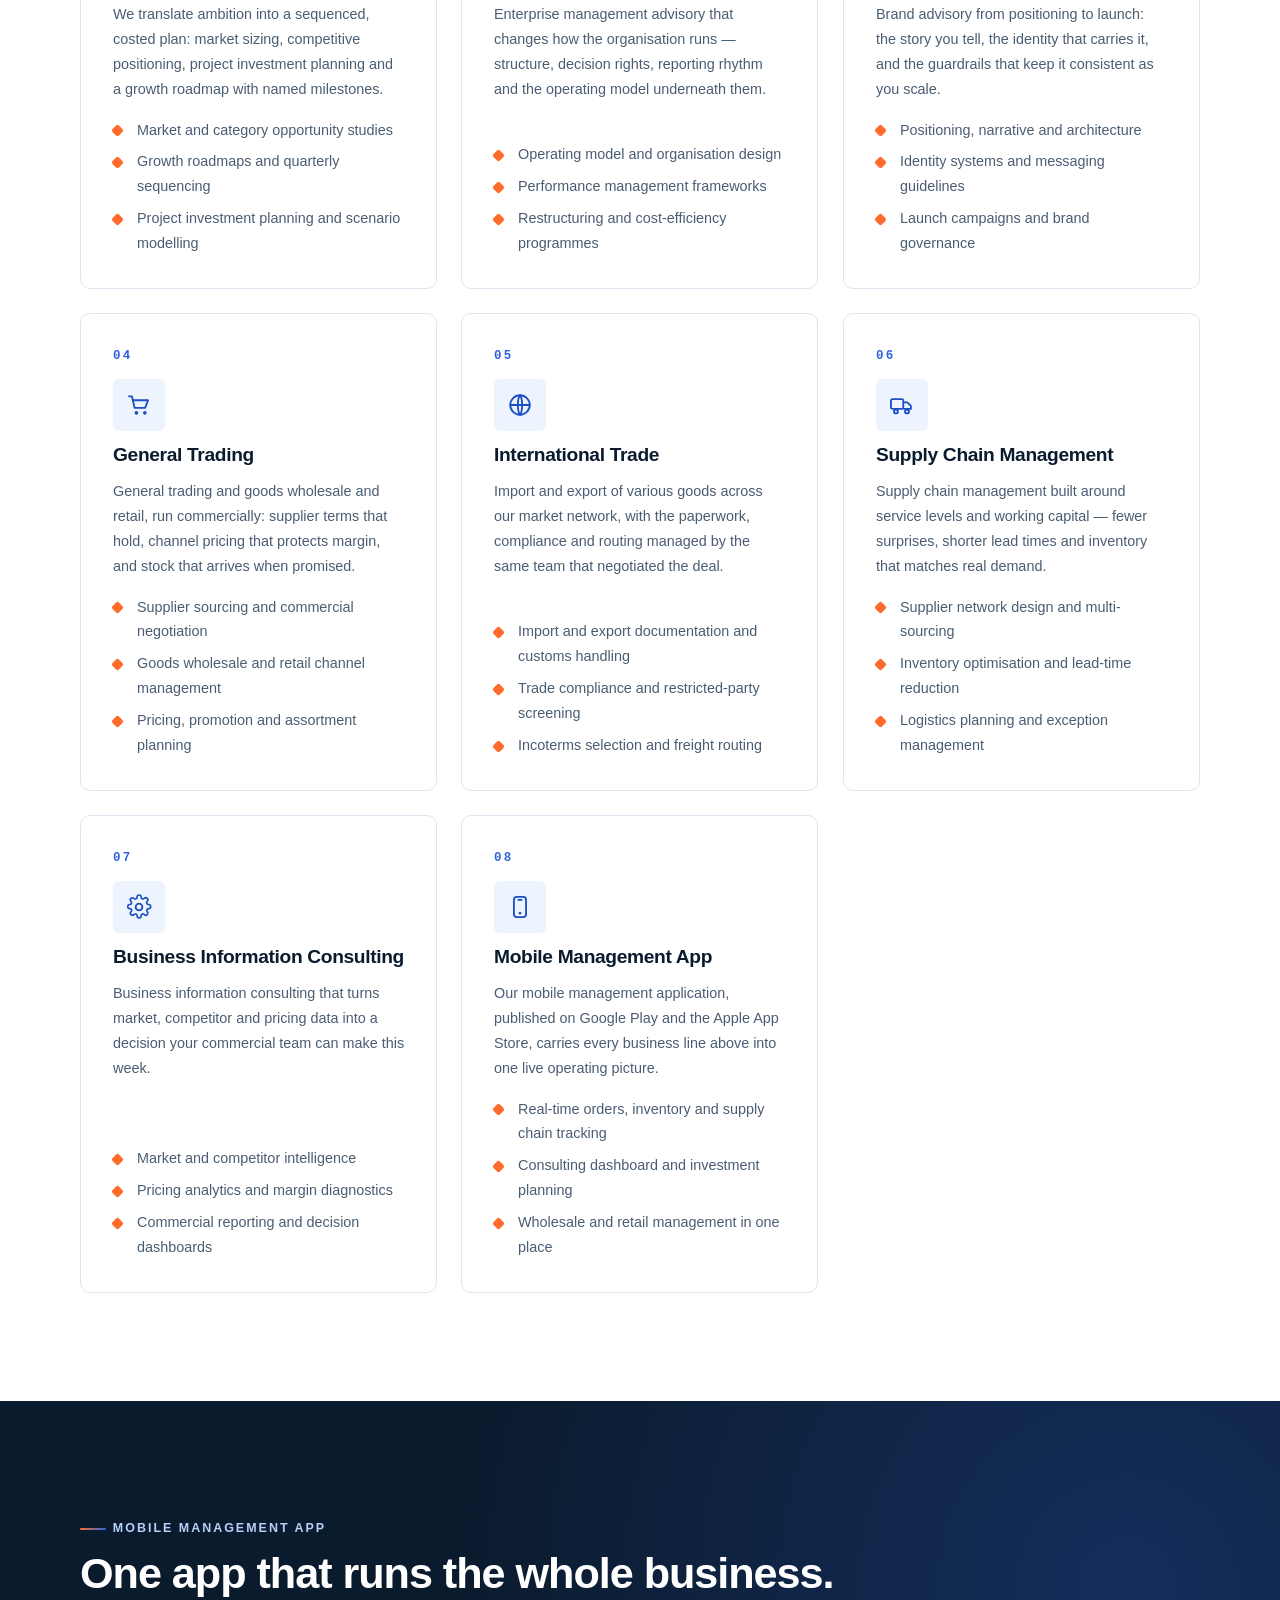
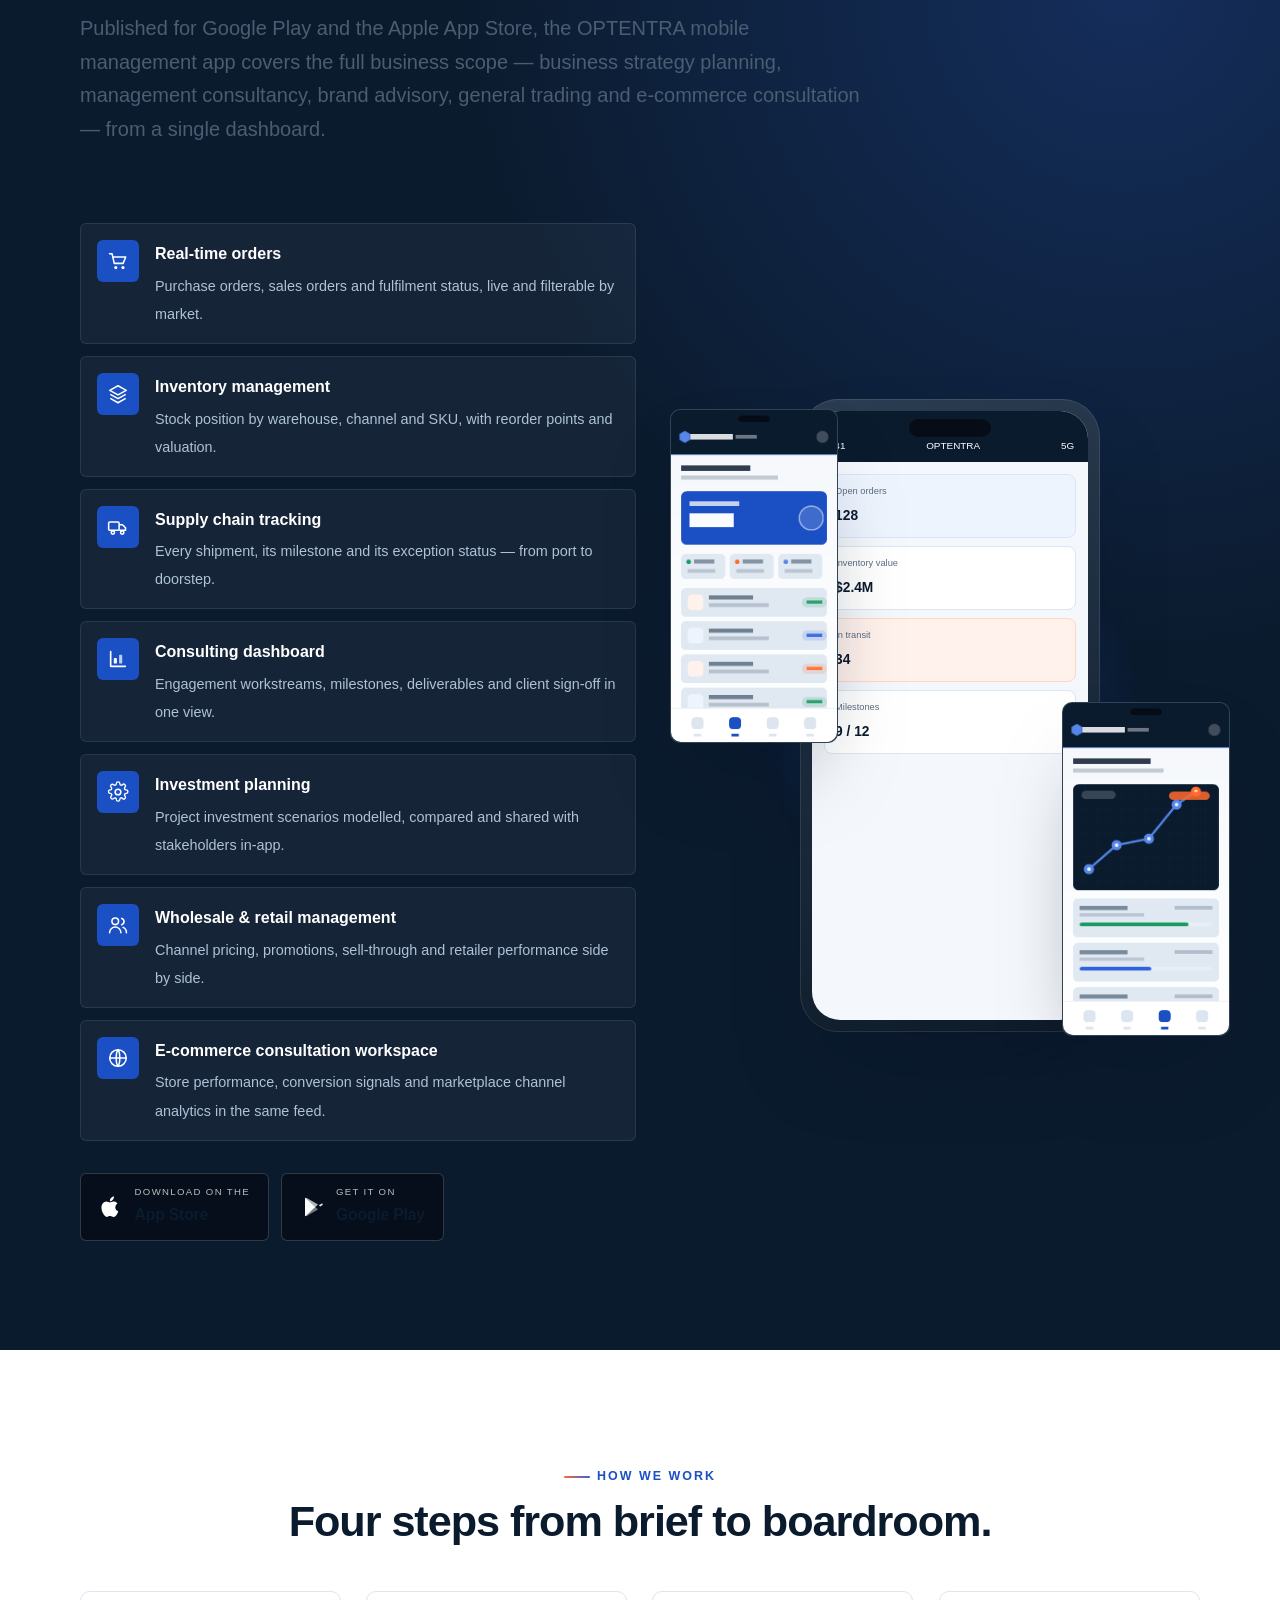
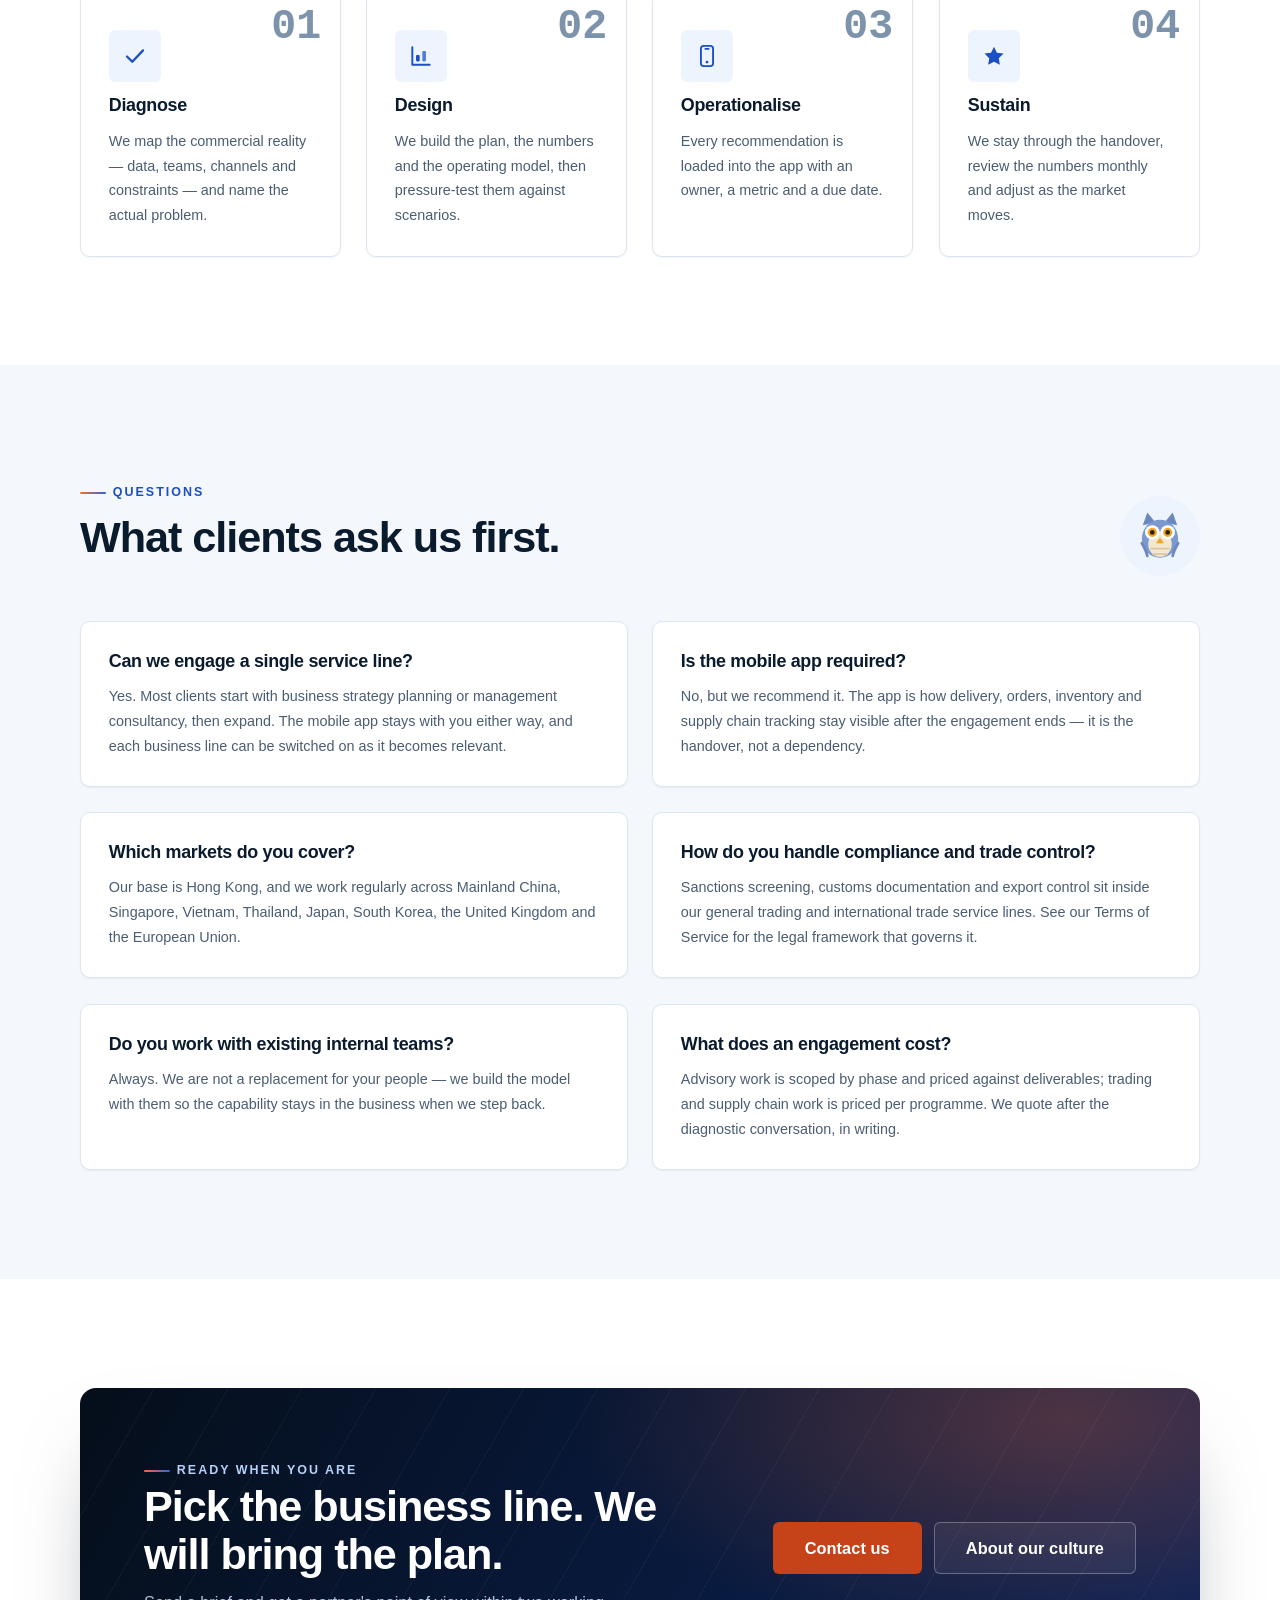
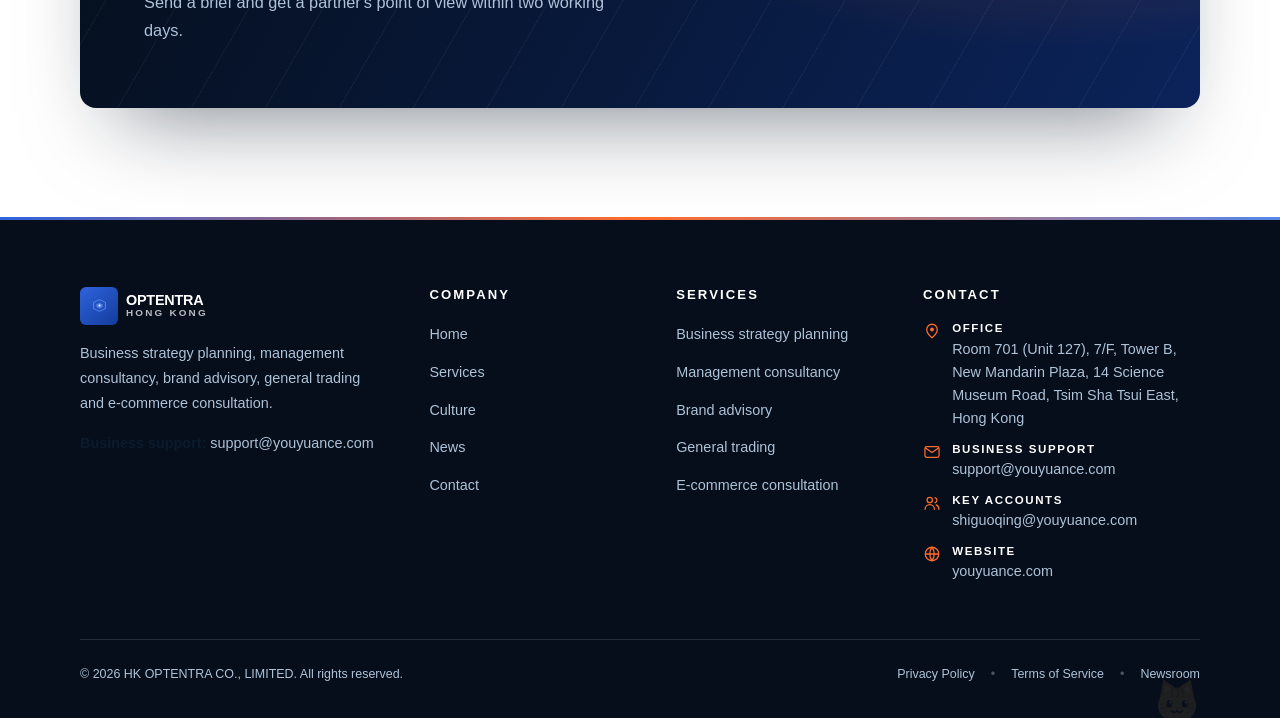
<file: services.html>
<!DOCTYPE html>
<html lang="en">
<head>
<meta charset="UTF-8">
<meta name="viewport" content="width=device-width, initial-scale=1">
<title>Services | HK OPTENTRA CO., LIMITED</title>
<meta name="description" content="Explore the full service portfolio of HK OPTENTRA CO., LIMITED: business strategy planning, management consultancy, brand advisory, general trading and e-commerce consultation — plus the mobile management app for Google Play and the Apple App Store.">
<link rel="canonical" href="https://youyuance.com/services.html">
<meta property="og:title" content="Services | HK OPTENTRA CO., LIMITED">
<meta property="og:description" content="Business strategy planning, management consultancy, brand advisory, general trading and e-commerce consultation, delivered through one accountable Hong Kong team and one mobile management app.">
<meta property="og:url" content="https://youyuance.com/services.html">
<meta property="og:type" content="website">
<meta property="og:image" content="https://youyuance.com/images/hero.png">
<meta name="twitter:card" content="summary_large_image">
<meta name="twitter:title" content="Services | HK OPTENTRA CO., LIMITED">
<meta name="twitter:description" content="Eight business lines, one accountable partner.">
<meta name="twitter:image" content="https://youyuance.com/images/hero.png">
<link rel="stylesheet" href="css/style.css">
</head>
<body data-page="services">

<header id="site-header"></header>

<main>

  <!-- ================= PAGE HERO ================= -->
  <section class="page-hero">
    <div class="container page-hero__inner">
      <nav class="breadcrumb reveal" aria-label="Breadcrumb">
        <a href="index.html">Home</a>
        <svg viewBox="0 0 24 24" aria-hidden="true"><use href="#arrow-right"></use></svg>
        <span>Services</span>
      </nav>
      <span class="eyebrow eyebrow--light mt-5 reveal">Our services</span>
      <h1 class="reveal">Eight business lines.<br>One accountable partner.</h1>
      <p class="reveal">
        OPTENTRA works across the full commercial stack — from the strategy that opens a market
        to the trading floor that fulfils it. Each line below is a standalone engagement, and all
        eight operate inside one integrated mobile management app.
      </p>
      <div class="page-hero__actions reveal">
        <a class="btn btn--accent" href="contact.html">Request a proposal</a>
        <a class="btn btn--ghost-light" href="#app">See the mobile app</a>
      </div>
    </div>
  </section>

  <!-- ================= SCOPE BANNER ================= -->
  <section class="section section--tint">
    <div class="container">
      <div class="scope-banner reveal">
        <span class="scope-banner__label"><svg viewBox="0 0 24 24" aria-hidden="true"><use href="#layers"></use></svg></span>
        <div>
          <strong>Full business scope</strong>
          <p>Business strategy planning, management consultancy, brand advisory, general trading and e-commerce consultation.</p>
        </div>
      </div>
    </div>
  </section>

  <!-- ================= CORE SERVICES ================= -->
  <section class="section" id="core-services">
    <div class="container">
      <div class="section-head section-head--center reveal">
        <span class="eyebrow">Core capabilities</span>
        <h2>Everything a growing operator needs, under one roof.</h2>
        <p class="lead">
          Business strategy planning, management consultancy, brand advisory, general trading and
          e-commerce consultation — extended by international trade, supply chain management and
          business information consulting.
        </p>
      </div>

      <div class="services-grid stagger">
        <article class="service-card reveal">
          <span class="service-card__num">01</span>
          <span class="card__icon"><svg viewBox="0 0 24 24" aria-hidden="true"><use href="#chart"></use></svg></span>
          <h3 class="service-card__title">Business Strategy Planning</h3>
          <p class="service-card__text">
            We translate ambition into a sequenced, costed plan: market sizing, competitive
            positioning, project investment planning and a growth roadmap with named milestones.
          </p>
          <ul class="card__list">
            <li>Market and category opportunity studies</li>
            <li>Growth roadmaps and quarterly sequencing</li>
            <li>Project investment planning and scenario modelling</li>
          </ul>
        </article>

        <article class="service-card reveal">
          <span class="service-card__num">02</span>
          <span class="card__icon"><svg viewBox="0 0 24 24" aria-hidden="true"><use href="#briefcase"></use></svg></span>
          <h3 class="service-card__title">Management Consultancy</h3>
          <p class="service-card__text">
            Enterprise management advisory that changes how the organisation runs — structure,
            decision rights, reporting rhythm and the operating model underneath them.
          </p>
          <ul class="card__list">
            <li>Operating model and organisation design</li>
            <li>Performance management frameworks</li>
            <li>Restructuring and cost-efficiency programmes</li>
          </ul>
        </article>

        <article class="service-card reveal">
          <span class="service-card__num">03</span>
          <span class="card__icon"><svg viewBox="0 0 24 24" aria-hidden="true"><use href="#star"></use></svg></span>
          <h3 class="service-card__title">Brand Advisory</h3>
          <p class="service-card__text">
            Brand advisory from positioning to launch: the story you tell, the identity that carries
            it, and the guardrails that keep it consistent as you scale.
          </p>
          <ul class="card__list">
            <li>Positioning, narrative and architecture</li>
            <li>Identity systems and messaging guidelines</li>
            <li>Launch campaigns and brand governance</li>
          </ul>
        </article>

        <article class="service-card reveal">
          <span class="service-card__num">04</span>
          <span class="card__icon"><svg viewBox="0 0 24 24" aria-hidden="true"><use href="#cart"></use></svg></span>
          <h3 class="service-card__title">General Trading</h3>
          <p class="service-card__text">
            General trading and goods wholesale and retail, run commercially: supplier terms that
            hold, channel pricing that protects margin, and stock that arrives when promised.
          </p>
          <ul class="card__list">
            <li>Supplier sourcing and commercial negotiation</li>
            <li>Goods wholesale and retail channel management</li>
            <li>Pricing, promotion and assortment planning</li>
          </ul>
        </article>

        <article class="service-card reveal">
          <span class="service-card__num">05</span>
          <span class="card__icon"><svg viewBox="0 0 24 24" aria-hidden="true"><use href="#globe"></use></svg></span>
          <h3 class="service-card__title">International Trade</h3>
          <p class="service-card__text">
            Import and export of various goods across our market network, with the paperwork,
            compliance and routing managed by the same team that negotiated the deal.
          </p>
          <ul class="card__list">
            <li>Import and export documentation and customs handling</li>
            <li>Trade compliance and restricted-party screening</li>
            <li>Incoterms selection and freight routing</li>
          </ul>
        </article>

        <article class="service-card reveal">
          <span class="service-card__num">06</span>
          <span class="card__icon"><svg viewBox="0 0 24 24" aria-hidden="true"><use href="#truck"></use></svg></span>
          <h3 class="service-card__title">Supply Chain Management</h3>
          <p class="service-card__text">
            Supply chain management built around service levels and working capital — fewer
            surprises, shorter lead times and inventory that matches real demand.
          </p>
          <ul class="card__list">
            <li>Supplier network design and multi-sourcing</li>
            <li>Inventory optimisation and lead-time reduction</li>
            <li>Logistics planning and exception management</li>
          </ul>
        </article>

        <article class="service-card reveal">
          <span class="service-card__num">07</span>
          <span class="card__icon"><svg viewBox="0 0 24 24" aria-hidden="true"><use href="#settings"></use></svg></span>
          <h3 class="service-card__title">Business Information Consulting</h3>
          <p class="service-card__text">
            Business information consulting that turns market, competitor and pricing data into a
            decision your commercial team can make this week.
          </p>
          <ul class="card__list">
            <li>Market and competitor intelligence</li>
            <li>Pricing analytics and margin diagnostics</li>
            <li>Commercial reporting and decision dashboards</li>
          </ul>
        </article>

        <article class="service-card reveal">
          <span class="service-card__num">08</span>
          <span class="card__icon"><svg viewBox="0 0 24 24" aria-hidden="true"><use href="#mobile-app"></use></svg></span>
          <h3 class="service-card__title">Mobile Management App</h3>
          <p class="service-card__text">
            Our mobile management application, published on Google Play and the Apple App Store,
            carries every business line above into one live operating picture.
          </p>
          <ul class="card__list">
            <li>Real-time orders, inventory and supply chain tracking</li>
            <li>Consulting dashboard and investment planning</li>
            <li>Wholesale and retail management in one place</li>
          </ul>
        </article>
      </div>
    </div>
  </section>

  <!-- ================= MOBILE MANAGEMENT APP ================= -->
  <section class="section app-section" id="app">
    <div class="container">
      <div class="section-head reveal">
        <span class="eyebrow eyebrow--light">Mobile Management App</span>
        <h2>One app that runs the whole business.</h2>
        <p class="lead">
          Published for Google Play and the Apple App Store, the OPTENTRA mobile management app
          covers the full business scope — business strategy planning, management consultancy,
          brand advisory, general trading and e-commerce consultation — from a single dashboard.
        </p>
      </div>

      <div class="app-layout">
        <div class="reveal slide-left">
          <div class="app-features">
            <div class="app-feature">
              <span class="app-feature__icon"><svg viewBox="0 0 24 24" aria-hidden="true"><use href="#cart"></use></svg></span>
              <div><strong>Real-time orders</strong><span>Purchase orders, sales orders and fulfilment status, live and filterable by market.</span></div>
            </div>
            <div class="app-feature">
              <span class="app-feature__icon"><svg viewBox="0 0 24 24" aria-hidden="true"><use href="#layers"></use></svg></span>
              <div><strong>Inventory management</strong><span>Stock position by warehouse, channel and SKU, with reorder points and valuation.</span></div>
            </div>
            <div class="app-feature">
              <span class="app-feature__icon"><svg viewBox="0 0 24 24" aria-hidden="true"><use href="#truck"></use></svg></span>
              <div><strong>Supply chain tracking</strong><span>Every shipment, its milestone and its exception status — from port to doorstep.</span></div>
            </div>
            <div class="app-feature">
              <span class="app-feature__icon"><svg viewBox="0 0 24 24" aria-hidden="true"><use href="#chart"></use></svg></span>
              <div><strong>Consulting dashboard</strong><span>Engagement workstreams, milestones, deliverables and client sign-off in one view.</span></div>
            </div>
            <div class="app-feature">
              <span class="app-feature__icon"><svg viewBox="0 0 24 24" aria-hidden="true"><use href="#settings"></use></svg></span>
              <div><strong>Investment planning</strong><span>Project investment scenarios modelled, compared and shared with stakeholders in-app.</span></div>
            </div>
            <div class="app-feature">
              <span class="app-feature__icon"><svg viewBox="0 0 24 24" aria-hidden="true"><use href="#users"></use></svg></span>
              <div><strong>Wholesale &amp; retail management</strong><span>Channel pricing, promotions, sell-through and retailer performance side by side.</span></div>
            </div>
            <div class="app-feature">
              <span class="app-feature__icon"><svg viewBox="0 0 24 24" aria-hidden="true"><use href="#globe"></use></svg></span>
              <div><strong>E-commerce consultation workspace</strong><span>Store performance, conversion signals and marketplace channel analytics in the same feed.</span></div>
            </div>
          </div>

          <div class="store-badges">
            <a class="store-badge" href="#app" aria-label="Download on the App Store">
              <svg viewBox="0 0 24 24" aria-hidden="true"><use href="#apple"></use></svg>
              <span><small>Download on the</small><strong>App Store</strong></span>
            </a>
            <a class="store-badge" href="#app" aria-label="Get it on Google Play">
              <svg viewBox="0 0 24 24" aria-hidden="true"><use href="#google-play"></use></svg>
              <span><small>Get it on</small><strong>Google Play</strong></span>
            </a>
          </div>
        </div>

        <div class="reveal zoom-in">
          <div class="phone-stage">
            <div class="phone">
              <div class="phone__screen">
                <div class="phone__bar"><span>9:41</span><span>OPTENTRA</span><span>5G</span></div>
                <div class="phone__body">
                  <div class="phone__tile phone__tile--brand"><span>Open orders</span><strong>128</strong></div>
                  <div class="phone__tile"><span>Inventory value</span><strong>$2.4M</strong></div>
                  <div class="phone__tile phone__tile--accent"><span>In transit</span><strong>34</strong></div>
                  <div class="phone__tile"><span>Milestones</span><strong>9 / 12</strong></div>
                </div>
              </div>
            </div>
            <div class="app-shot app-shot--left">
              <img src="images/app-1.png" alt="OPTENTRA app screen showing live order pipeline" width="360" height="720">
            </div>
            <div class="app-shot app-shot--right">
              <img src="images/app-2.png" alt="OPTENTRA app screen showing supply chain tracking map" width="360" height="720">
            </div>
          </div>
        </div>
      </div>
    </div>
  </section>

  <!-- ================= PROCESS ================= -->
  <section class="section">
    <div class="container">
      <div class="section-head section-head--center reveal">
        <span class="eyebrow">How we work</span>
        <h2>Four steps from brief to boardroom.</h2>
      </div>

      <div class="grid grid--4 stagger">
        <article class="card card--num reveal">
          <span class="card__num">01</span>
          <span class="card__icon"><svg viewBox="0 0 24 24" aria-hidden="true"><use href="#check"></use></svg></span>
          <h3 class="card__title">Diagnose</h3>
          <p class="card__text">We map the commercial reality — data, teams, channels and constraints — and name the actual problem.</p>
        </article>
        <article class="card card--num reveal">
          <span class="card__num">02</span>
          <span class="card__icon"><svg viewBox="0 0 24 24" aria-hidden="true"><use href="#chart"></use></svg></span>
          <h3 class="card__title">Design</h3>
          <p class="card__text">We build the plan, the numbers and the operating model, then pressure-test them against scenarios.</p>
        </article>
        <article class="card card--num reveal">
          <span class="card__num">03</span>
          <span class="card__icon"><svg viewBox="0 0 24 24" aria-hidden="true"><use href="#mobile-app"></use></svg></span>
          <h3 class="card__title">Operationalise</h3>
          <p class="card__text">Every recommendation is loaded into the app with an owner, a metric and a due date.</p>
        </article>
        <article class="card card--num reveal">
          <span class="card__num">04</span>
          <span class="card__icon"><svg viewBox="0 0 24 24" aria-hidden="true"><use href="#star"></use></svg></span>
          <h3 class="card__title">Sustain</h3>
          <p class="card__text">We stay through the handover, review the numbers monthly and adjust as the market moves.</p>
        </article>
      </div>
    </div>
  </section>

  <!-- ================= FAQ ================= -->
  <section class="section section--alt">
    <div class="container">
      <div class="section-head section-head--split reveal">
        <div>
          <span class="eyebrow">Questions</span>
          <h2>What clients ask us first.</h2>
        </div>
        <span class="mascot-wrap mascot-wrap--rounded" data-mascot="owl" aria-hidden="true"></span>
      </div>

      <div class="grid grid--2 stagger">
        <article class="card reveal">
          <h3 class="card__title">Can we engage a single service line?</h3>
          <p class="card__text">
            Yes. Most clients start with business strategy planning or management consultancy,
            then expand. The mobile app stays with you either way, and each business line can be
            switched on as it becomes relevant.
          </p>
        </article>
        <article class="card reveal">
          <h3 class="card__title">Is the mobile app required?</h3>
          <p class="card__text">
            No, but we recommend it. The app is how delivery, orders, inventory and supply chain
            tracking stay visible after the engagement ends — it is the handover, not a dependency.
          </p>
        </article>
        <article class="card reveal">
          <h3 class="card__title">Which markets do you cover?</h3>
          <p class="card__text">
            Our base is Hong Kong, and we work regularly across Mainland China, Singapore,
            Vietnam, Thailand, Japan, South Korea, the United Kingdom and the European Union.
          </p>
        </article>
        <article class="card reveal">
          <h3 class="card__title">How do you handle compliance and trade control?</h3>
          <p class="card__text">
            Sanctions screening, customs documentation and export control sit inside our general
            trading and international trade service lines. See our Terms of Service for the legal
            framework that governs it.
          </p>
        </article>
        <article class="card reveal">
          <h3 class="card__title">Do you work with existing internal teams?</h3>
          <p class="card__text">
            Always. We are not a replacement for your people — we build the model with them so the
            capability stays in the business when we step back.
          </p>
        </article>
        <article class="card reveal">
          <h3 class="card__title">What does an engagement cost?</h3>
          <p class="card__text">
            Advisory work is scoped by phase and priced against deliverables; trading and supply
            chain work is priced per programme. We quote after the diagnostic conversation, in writing.
          </p>
        </article>
      </div>
    </div>
  </section>

  <!-- ================= CTA ================= -->
  <section class="section">
    <div class="container">
      <div class="cta-band reveal zoom-in">
        <div class="cta-band__inner">
          <div>
            <span class="eyebrow eyebrow--light">Ready when you are</span>
            <h2>Pick the business line. We will bring the plan.</h2>
            <p>Send a brief and get a partner's point of view within two working days.</p>
          </div>
          <div class="cta-band__actions">
            <a class="btn btn--accent btn--lg" href="contact.html">Contact us</a>
            <a class="btn btn--ghost-light btn--lg" href="culture.html">About our culture</a>
          </div>
        </div>
      </div>
    </div>
  </section>

</main>

<footer id="site-footer"></footer>

<script src="js/main.js" defer></script>
</body>
</html>
</file>
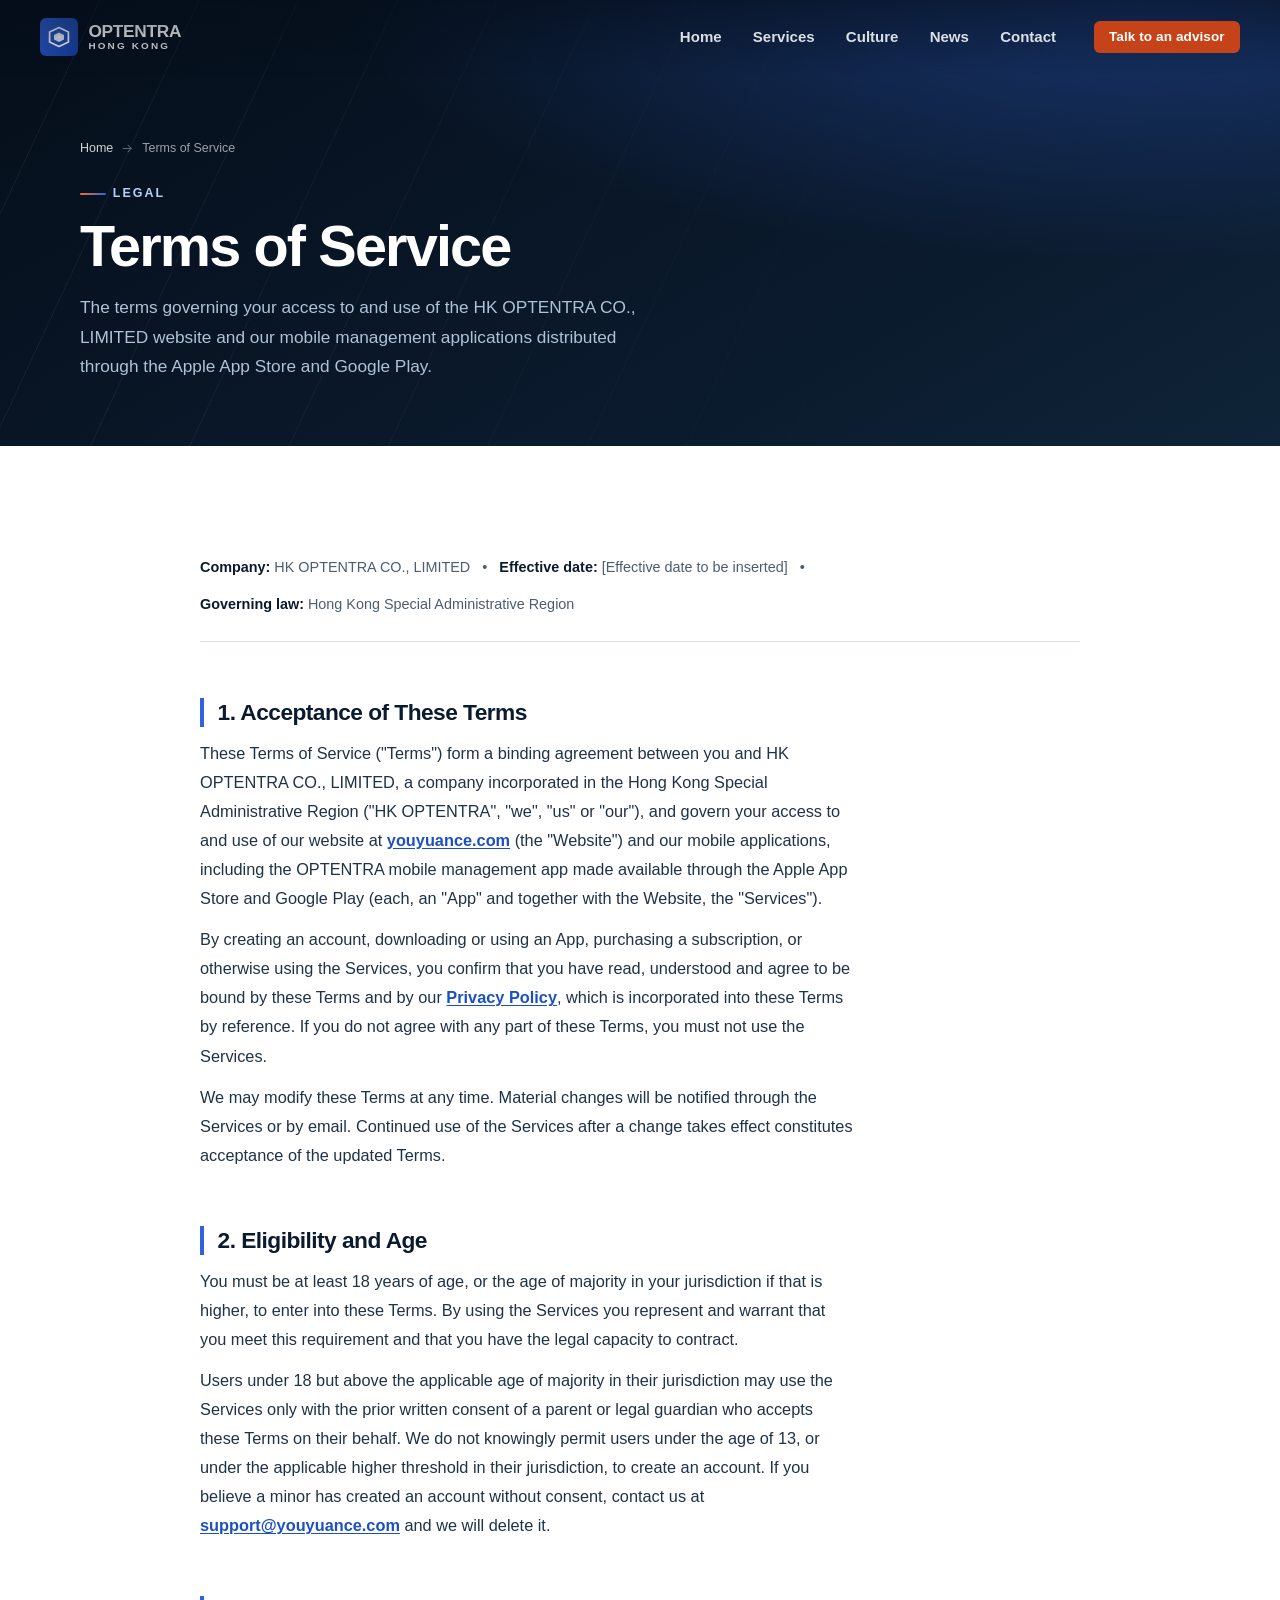
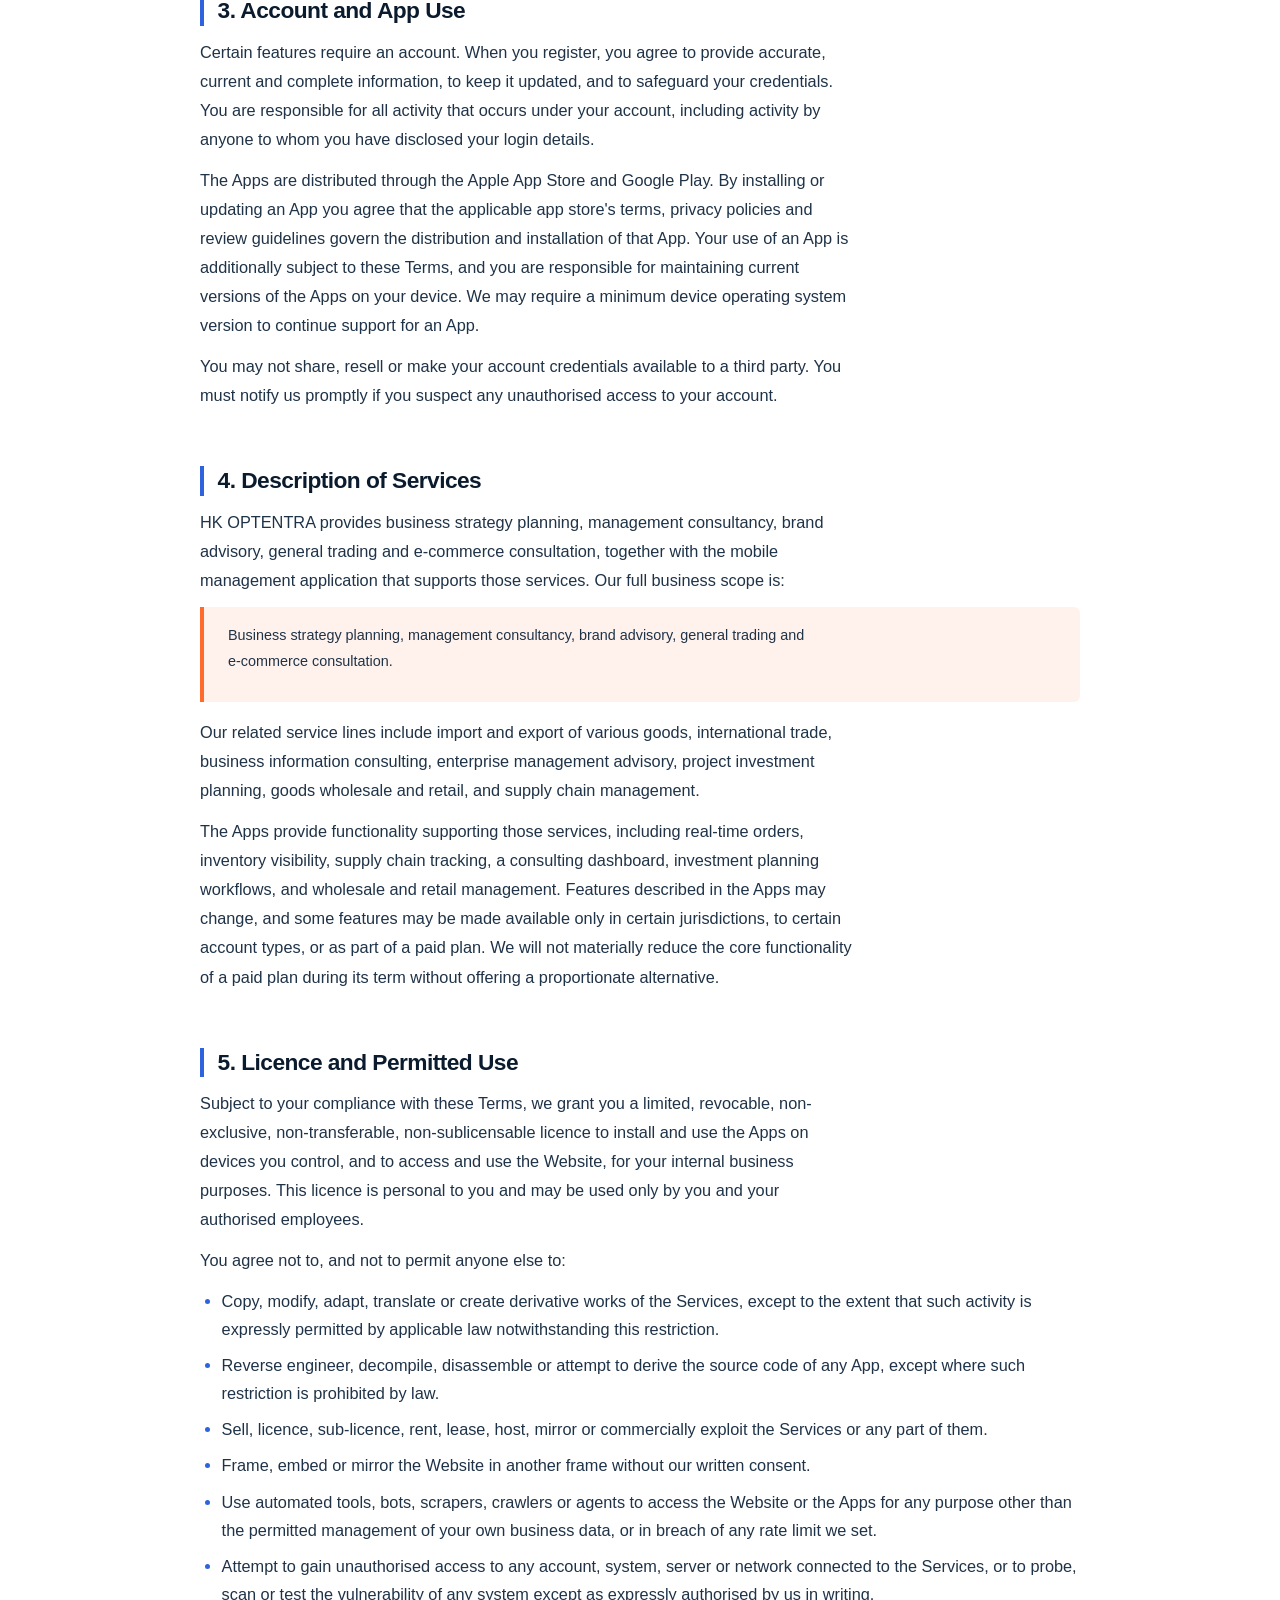
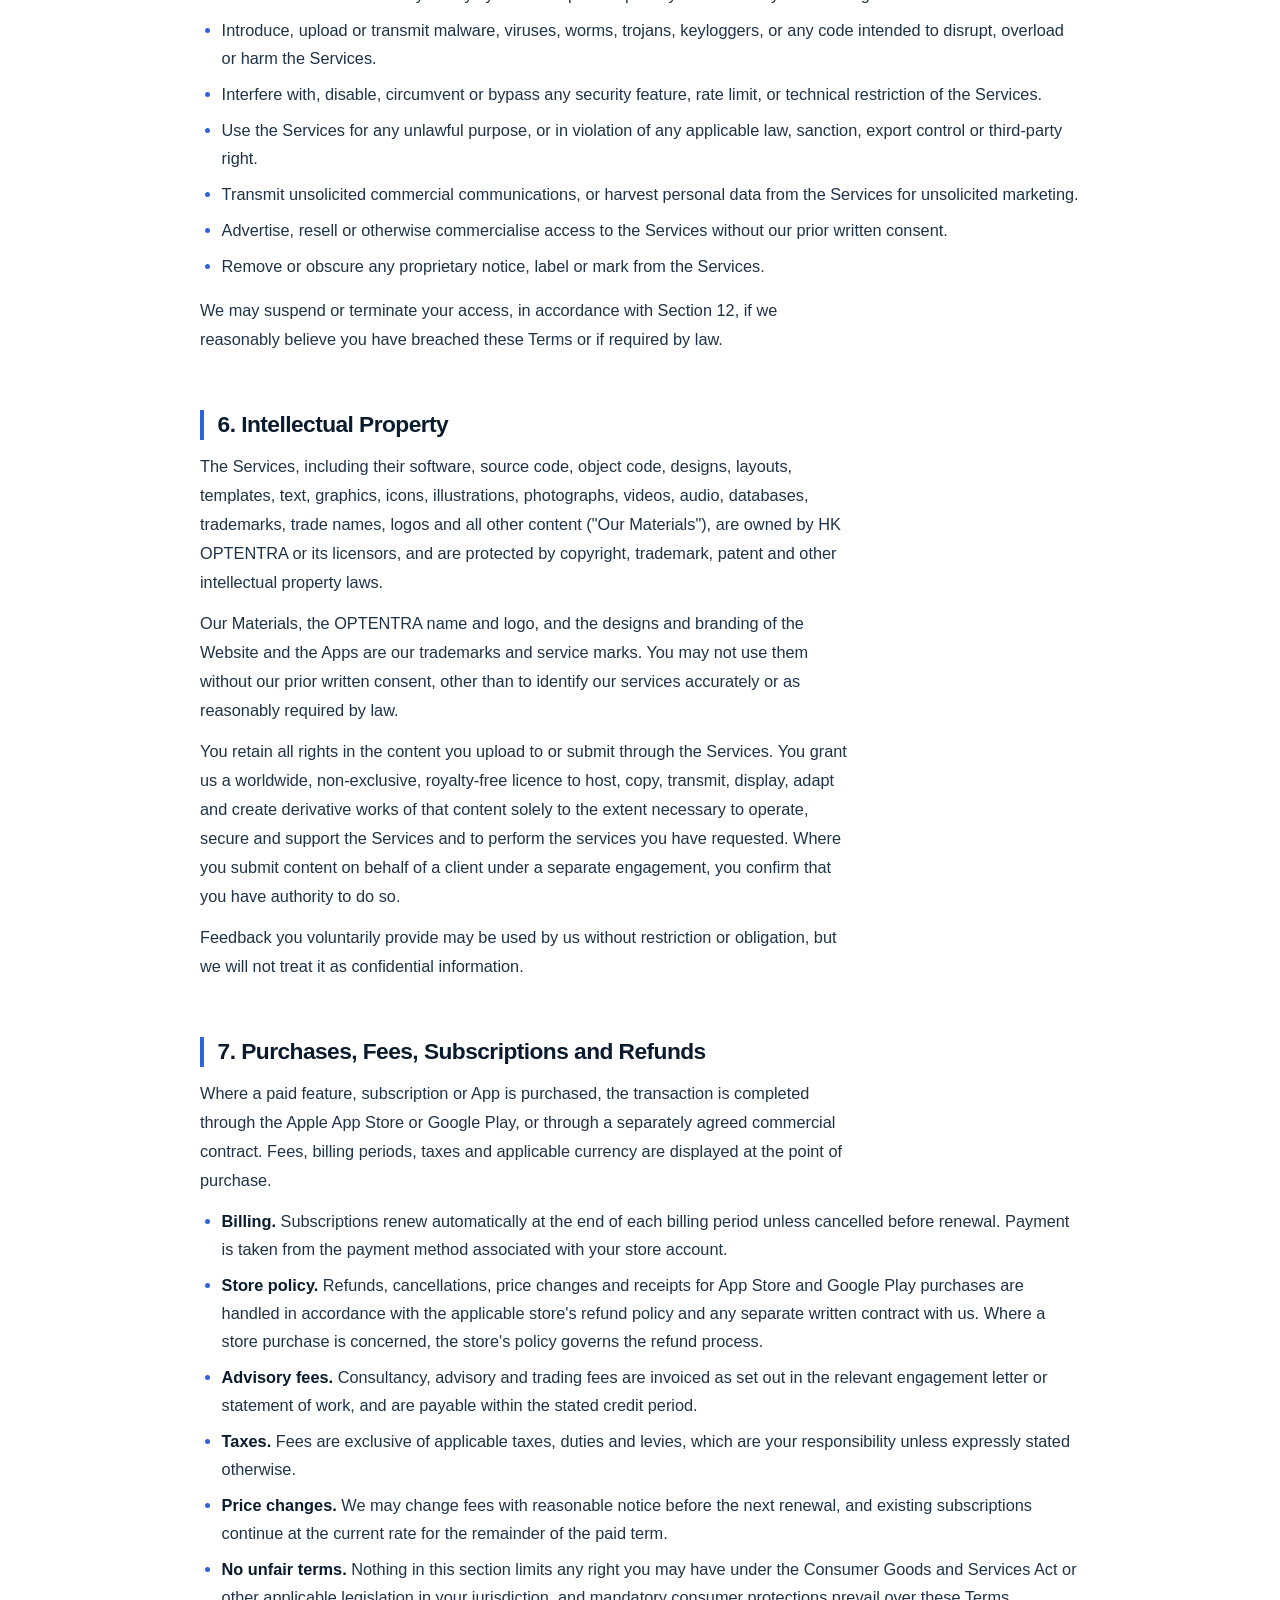
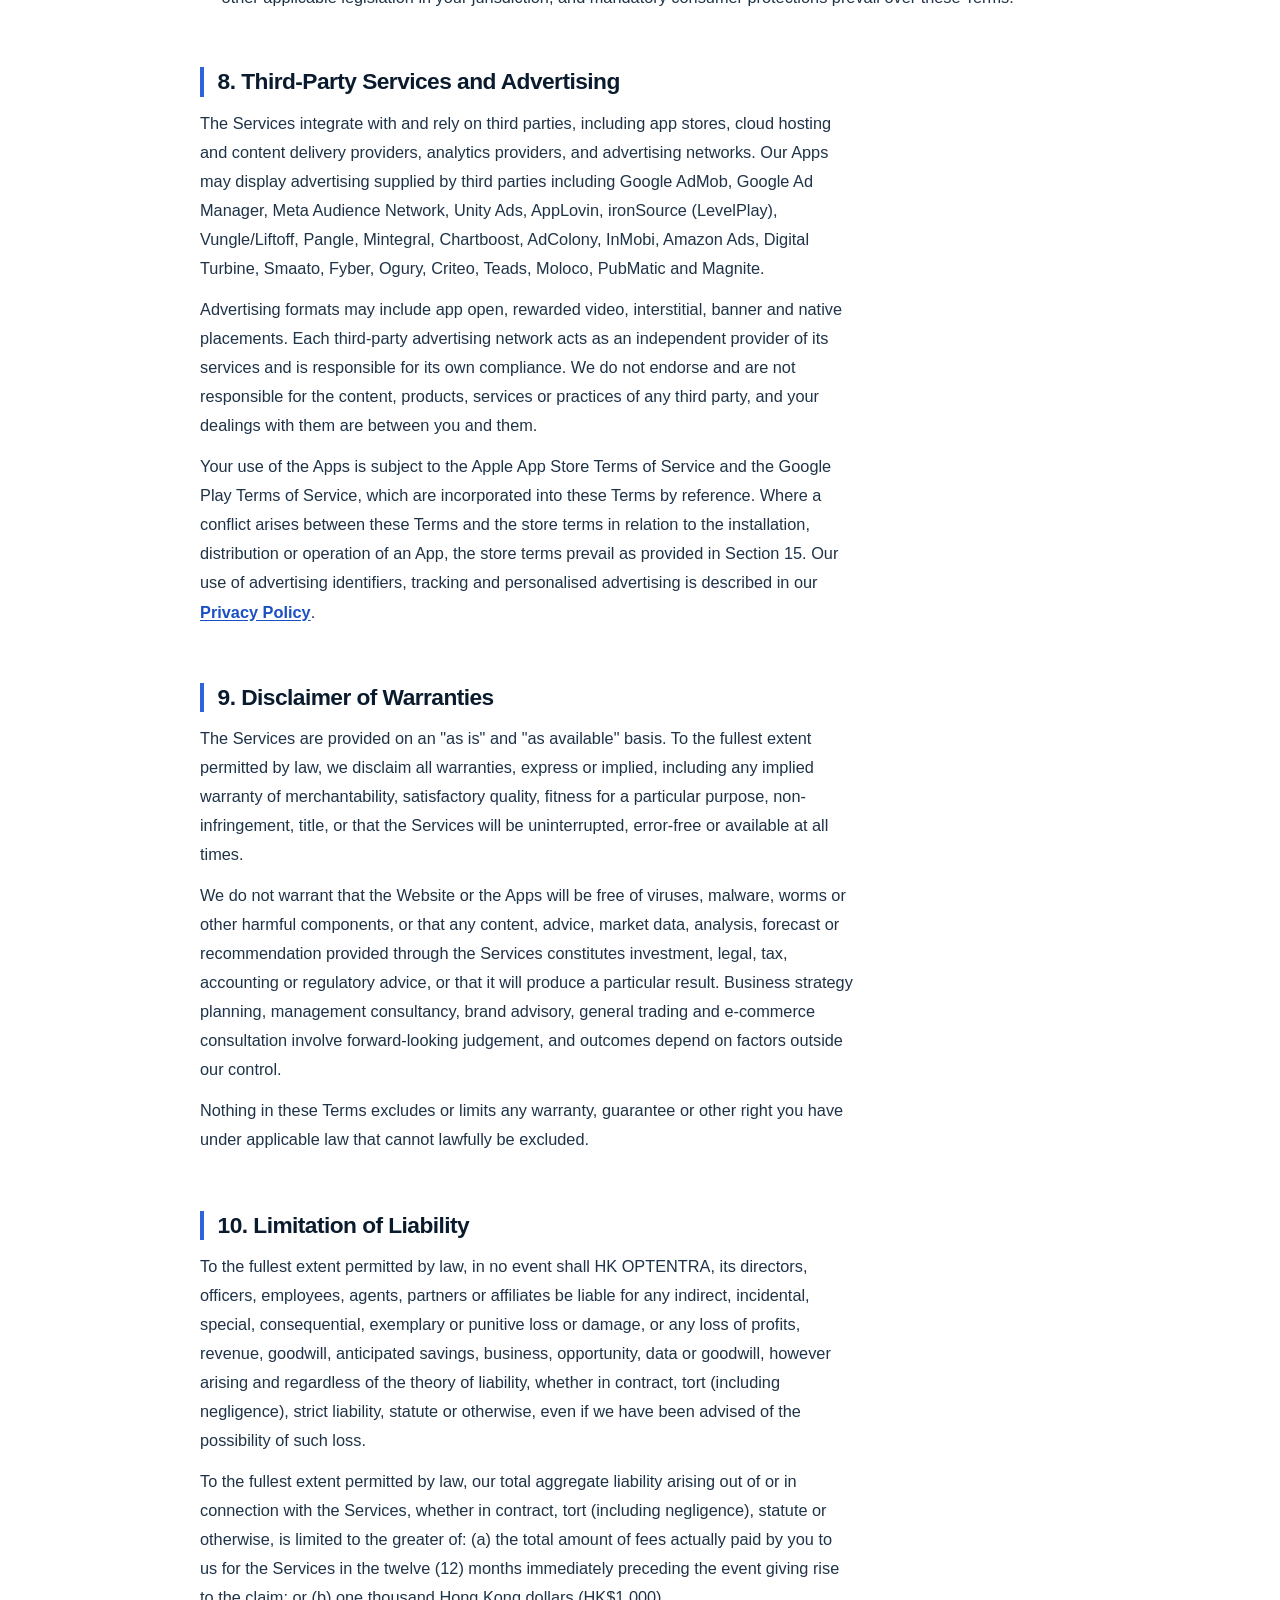
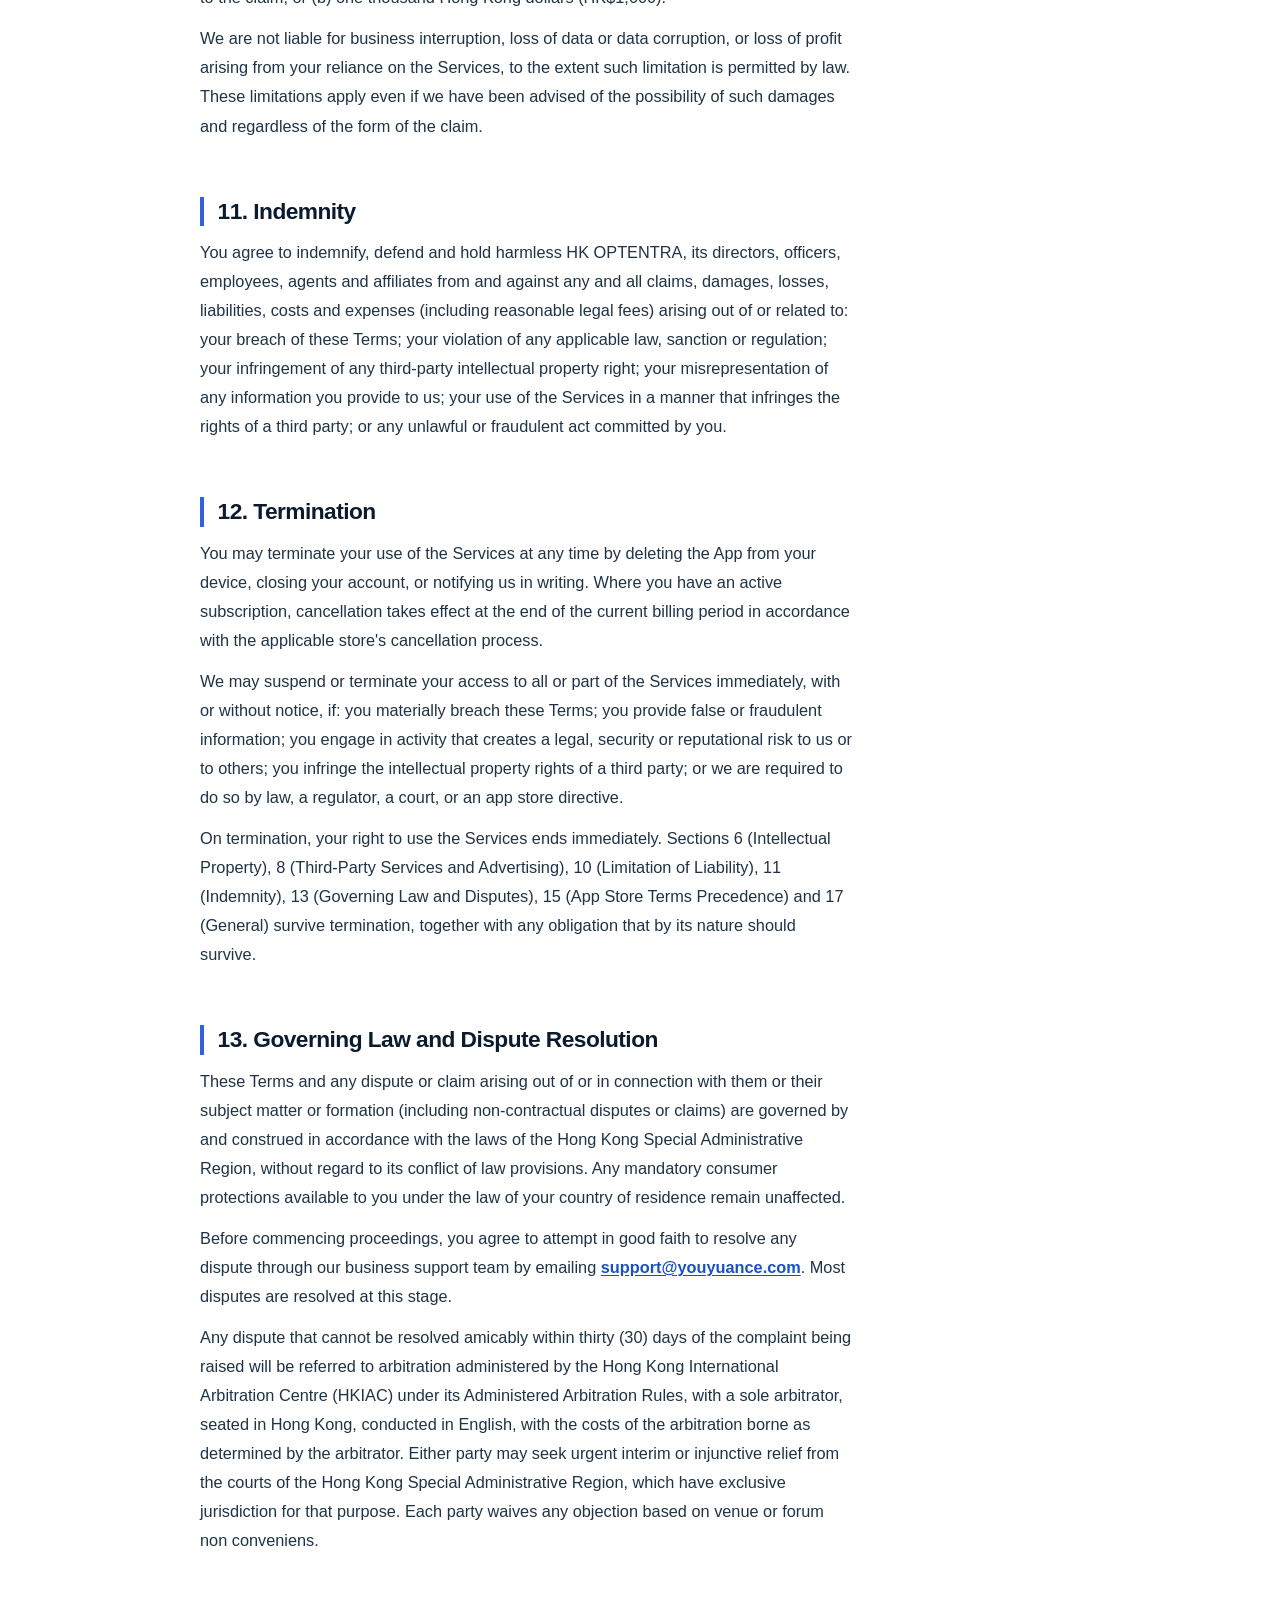
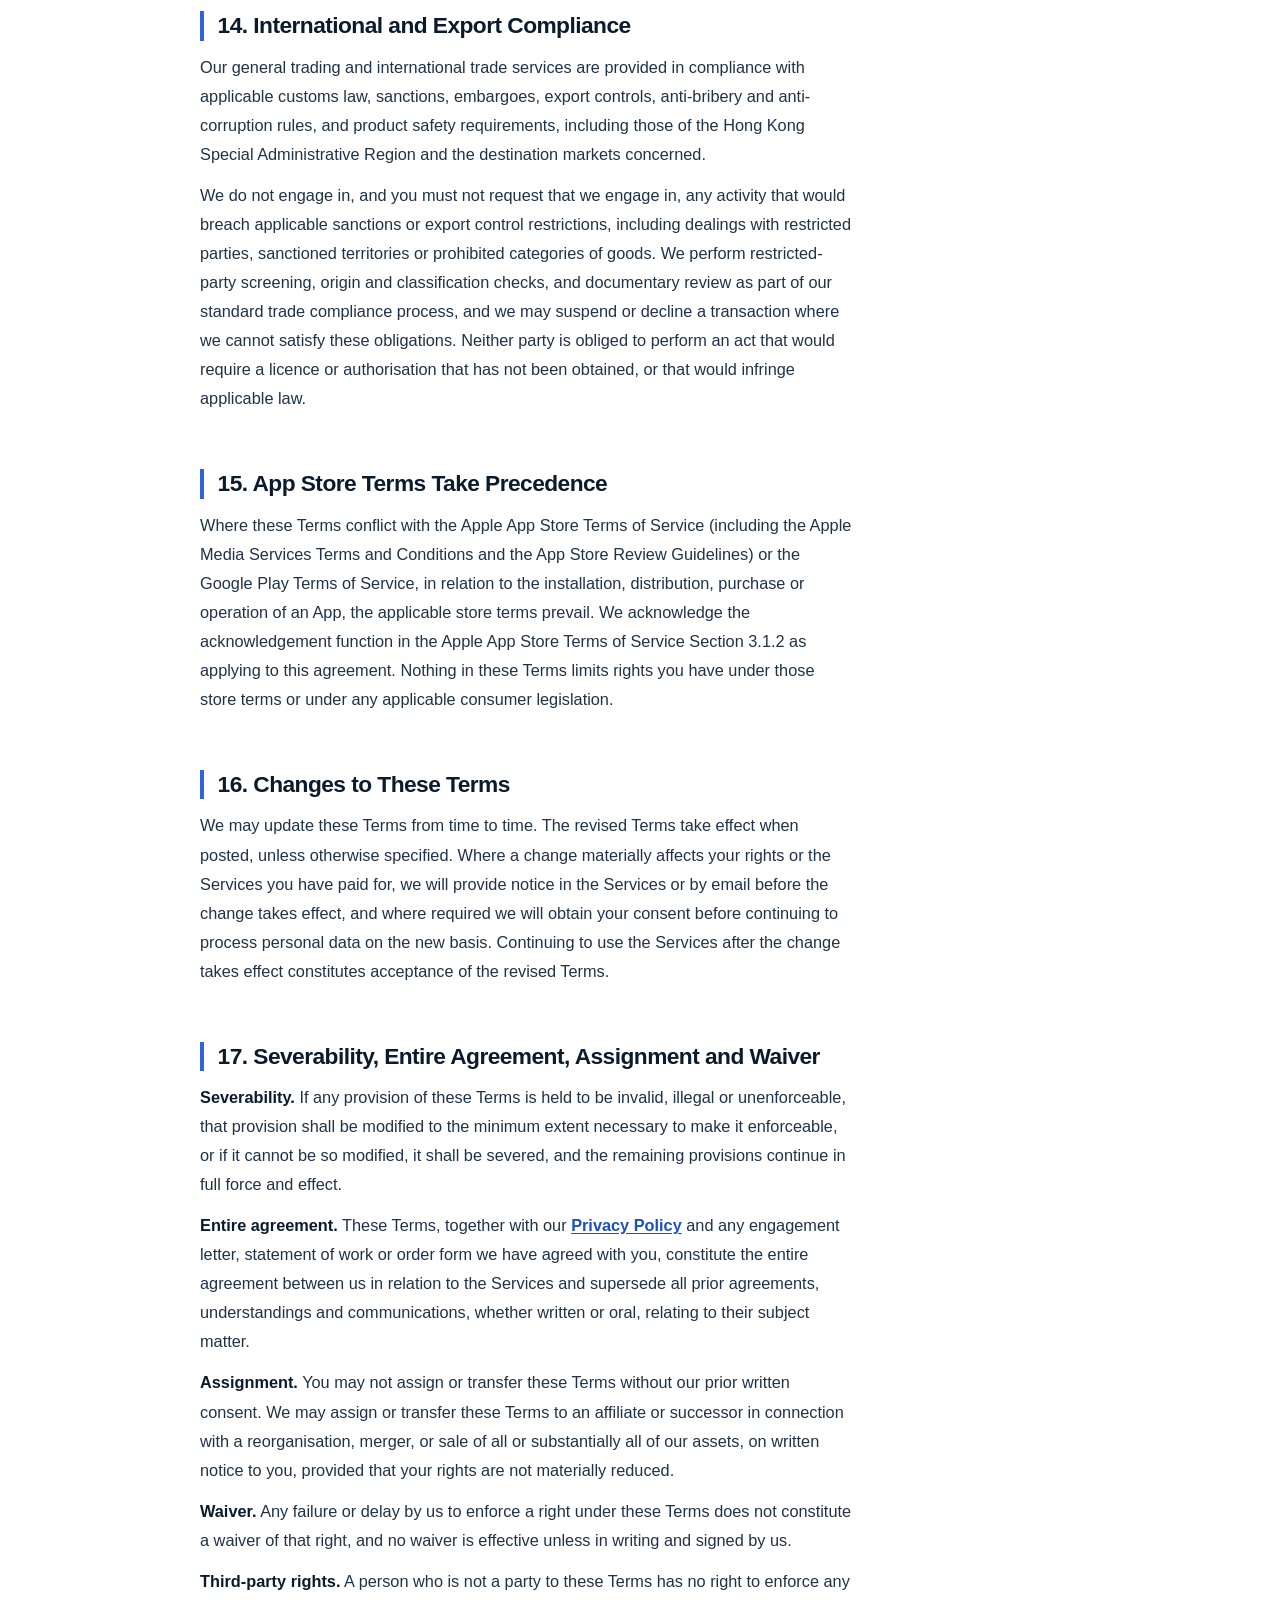
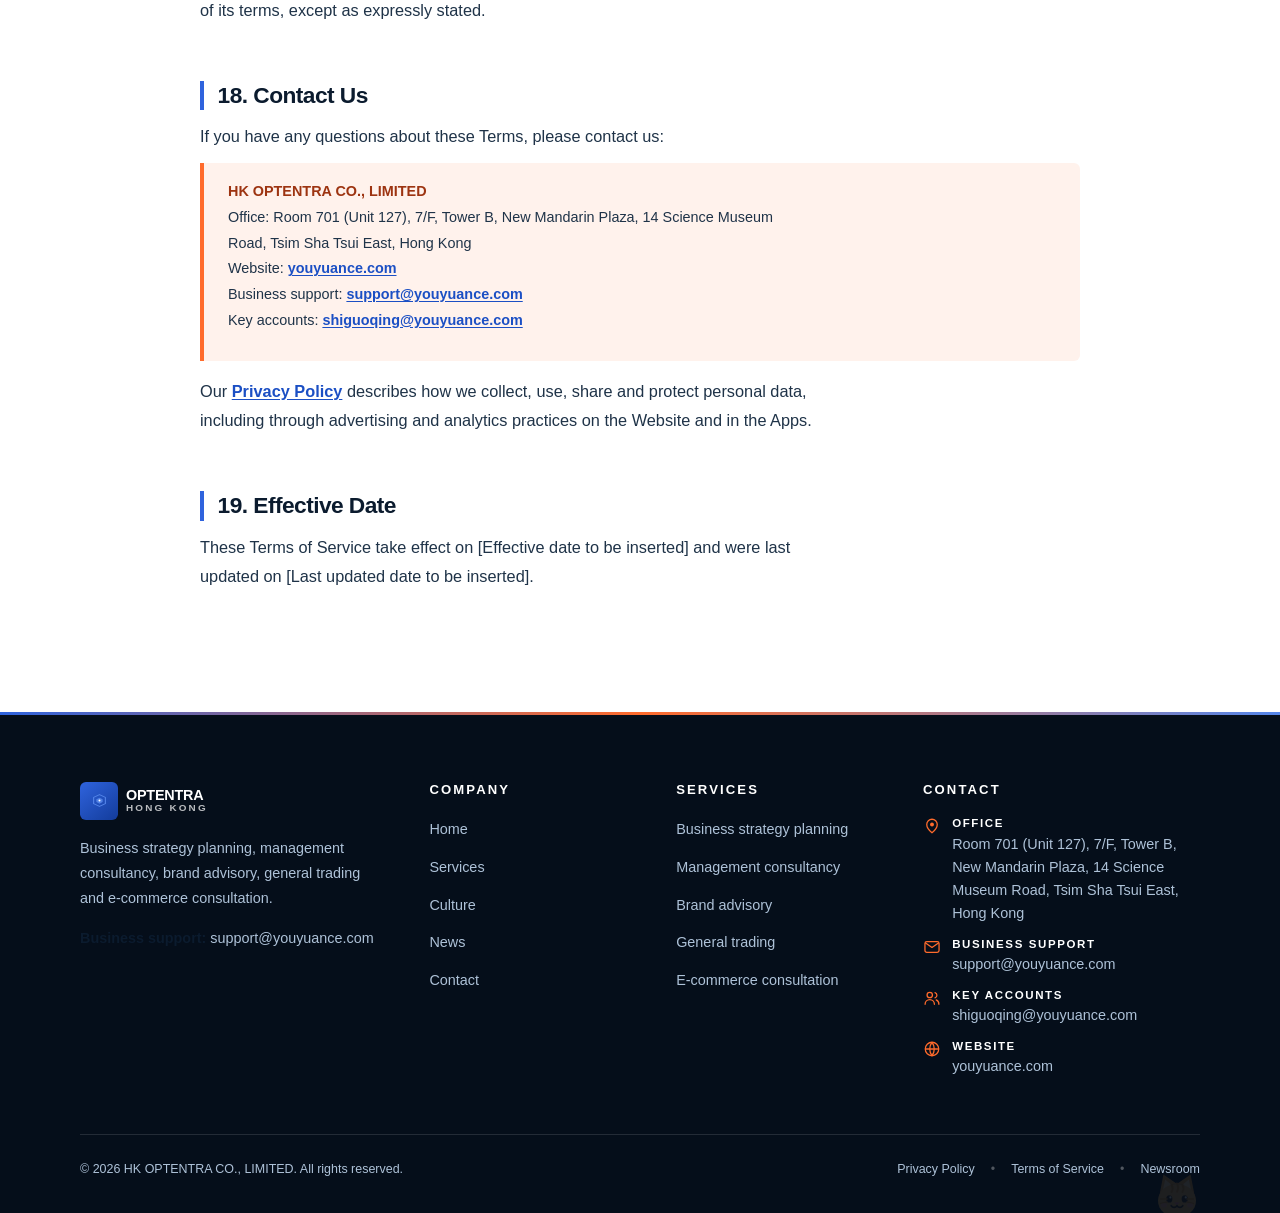
<file: terms.html>
<!DOCTYPE html>
<html lang="en">
<head>
<meta charset="UTF-8">
<meta name="viewport" content="width=device-width, initial-scale=1">
<title>Terms of Service | HK OPTENTRA CO., LIMITED</title>
<meta name="description" content="The terms governing access to and use of the HK OPTENTRA CO., LIMITED website and mobile management applications, including licensing, payments, third-party services and dispute resolution.">
<link rel="canonical" href="https://youyuance.com/terms.html">
<meta property="og:title" content="Terms of Service | HK OPTENTRA CO., LIMITED">
<meta property="og:description" content="The terms governing access to and use of our website and mobile management applications.">
<meta property="og:url" content="https://youyuance.com/terms.html">
<meta property="og:type" content="website">
<meta property="og:image" content="https://youyuance.com/images/hero.png">
<meta name="twitter:card" content="summary">
<meta name="twitter:title" content="Terms of Service | HK OPTENTRA CO., LIMITED">
<meta name="twitter:description" content="The terms governing access to and use of our website and mobile management applications.">
<meta name="twitter:image" content="https://youyuance.com/images/hero.png">
<link rel="stylesheet" href="css/style.css">
</head>
<body data-page="legal">

<header id="site-header"></header>

<main>
  <section class="page-hero">
    <div class="container page-hero__inner">
      <nav class="breadcrumb reveal" aria-label="Breadcrumb">
        <a href="index.html">Home</a>
        <svg viewBox="0 0 24 24" aria-hidden="true"><use href="#arrow-right"></use></svg>
        <span>Terms of Service</span>
      </nav>
      <span class="eyebrow eyebrow--light mt-5 reveal">Legal</span>
      <h1 class="reveal">Terms of Service</h1>
      <p class="reveal">
        The terms governing your access to and use of the HK OPTENTRA CO., LIMITED website and our
        mobile management applications distributed through the Apple App Store and Google Play.
      </p>
    </div>
  </section>

  <section class="section">
    <div class="container">
      <article class="legal">

        <div class="legal__meta">
          <span><strong>Company:</strong> HK OPTENTRA CO., LIMITED</span>
          <span class="dot">&bull;</span>
          <span><strong>Effective date:</strong> <span class="legal__effective">[Effective date to be inserted]</span></span>
          <span class="dot">&bull;</span>
          <span><strong>Governing law:</strong> Hong Kong Special Administrative Region</span>
        </div>

        <h2>1. Acceptance of These Terms</h2>
        <p>
          These Terms of Service ("Terms") form a binding agreement between you and HK OPTENTRA
          CO., LIMITED, a company incorporated in the Hong Kong Special Administrative Region
          ("HK OPTENTRA", "we", "us" or "our"), and govern your access to and use of our website
          at <a href="https://youyuance.com/">youyuance.com</a> (the "Website") and our mobile
          applications, including the OPTENTRA mobile management app made available through the
          Apple App Store and Google Play (each, an "App" and together with the Website, the
          "Services").
        </p>
        <p>
          By creating an account, downloading or using an App, purchasing a subscription, or
          otherwise using the Services, you confirm that you have read, understood and agree to
          be bound by these Terms and by our <a href="privacy.html">Privacy Policy</a>, which is
          incorporated into these Terms by reference. If you do not agree with any part of these
          Terms, you must not use the Services.
        </p>
        <p>
          We may modify these Terms at any time. Material changes will be notified through the
          Services or by email. Continued use of the Services after a change takes effect
          constitutes acceptance of the updated Terms.

        </p>

        <h2>2. Eligibility and Age</h2>
        <p>
          You must be at least 18 years of age, or the age of majority in your jurisdiction if
          that is higher, to enter into these Terms. By using the Services you represent and warrant
          that you meet this requirement and that you have the legal capacity to contract.
        </p>
        <p>
          Users under 18 but above the applicable age of majority in their jurisdiction may use
          the Services only with the prior written consent of a parent or legal guardian who
          accepts these Terms on their behalf. We do not knowingly permit users under the age of
          13, or under the applicable higher threshold in their jurisdiction, to create an account.
          If you believe a minor has created an account without consent, contact us at
          <a href="mailto:support@youyuance.com">support@youyuance.com</a> and we will delete it.
        </p>

        <h2>3. Account and App Use</h2>
        <p>
          Certain features require an account. When you register, you agree to provide accurate,
          current and complete information, to keep it updated, and to safeguard your credentials.
          You are responsible for all activity that occurs under your account, including activity by
          anyone to whom you have disclosed your login details.
        </p>
        <p>
          The Apps are distributed through the Apple App Store and Google Play. By installing or
          updating an App you agree that the applicable app store's terms, privacy policies and
          review guidelines govern the distribution and installation of that App. Your use of an
          App is additionally subject to these Terms, and you are responsible for maintaining
          current versions of the Apps on your device. We may require a minimum device operating
          system version to continue support for an App.
        </p>
        <p>
          You may not share, resell or make your account credentials available to a third party.
          You must notify us promptly if you suspect any unauthorised access to your account.

        </p>

        <h2>4. Description of Services</h2>
        <p>
          HK OPTENTRA provides business strategy planning, management consultancy, brand advisory,
          general trading and e-commerce consultation, together with the mobile management
          application that supports those services. Our full business scope is:
        </p>
        <div class="legal__note">
          <p>Business strategy planning, management consultancy, brand advisory, general trading and e-commerce consultation.</p>
        </div>
        <p>
          Our related service lines include import and export of various goods, international
          trade, business information consulting, enterprise management advisory, project
          investment planning, goods wholesale and retail, and supply chain management.
        </p>
        <p>
          The Apps provide functionality supporting those services, including real-time orders,
          inventory visibility, supply chain tracking, a consulting dashboard, investment planning
          workflows, and wholesale and retail management. Features described in the Apps may
          change, and some features may be made available only in certain jurisdictions, to
          certain account types, or as part of a paid plan. We will not materially reduce the core
          functionality of a paid plan during its term without offering a proportionate alternative.

        </p>

        <h2>5. Licence and Permitted Use</h2>
        <p>
          Subject to your compliance with these Terms, we grant you a limited, revocable,
          non-exclusive, non-transferable, non-sublicensable licence to install and use the Apps
          on devices you control, and to access and use the Website, for your internal business
          purposes. This licence is personal to you and may be used only by you and your authorised
          employees.
        </p>
        <p>You agree not to, and not to permit anyone else to:</p>
        <ul>
          <li>Copy, modify, adapt, translate or create derivative works of the Services, except to the extent that such activity is expressly permitted by applicable law notwithstanding this restriction.</li>
          <li>Reverse engineer, decompile, disassemble or attempt to derive the source code of any App, except where such restriction is prohibited by law.</li>
          <li>Sell, licence, sub-licence, rent, lease, host, mirror or commercially exploit the Services or any part of them.</li>
          <li>Frame, embed or mirror the Website in another frame without our written consent.</li>
          <li>Use automated tools, bots, scrapers, crawlers or agents to access the Website or the Apps for any purpose other than the permitted management of your own business data, or in breach of any rate limit we set.</li>
          <li>Attempt to gain unauthorised access to any account, system, server or network connected to the Services, or to probe, scan or test the vulnerability of any system except as expressly authorised by us in writing.</li>
          <li>Introduce, upload or transmit malware, viruses, worms, trojans, keyloggers, or any code intended to disrupt, overload or harm the Services.</li>
          <li>Interfere with, disable, circumvent or bypass any security feature, rate limit, or technical restriction of the Services.</li>
          <li>Use the Services for any unlawful purpose, or in violation of any applicable law, sanction, export control or third-party right.</li>
          <li>Transmit unsolicited commercial communications, or harvest personal data from the Services for unsolicited marketing.</li>
          <li>Advertise, resell or otherwise commercialise access to the Services without our prior written consent.</li>
          <li>Remove or obscure any proprietary notice, label or mark from the Services.</li>
        </ul>
        <p>
          We may suspend or terminate your access, in accordance with Section 12, if we reasonably
          believe you have breached these Terms or if required by law.

        </p>

        <h2>6. Intellectual Property</h2>
        <p>
          The Services, including their software, source code, object code, designs, layouts,
          templates, text, graphics, icons, illustrations, photographs, videos, audio, databases,
          trademarks, trade names, logos and all other content ("Our Materials"), are owned by HK
          OPTENTRA or its licensors, and are protected by copyright, trademark, patent and other
          intellectual property laws.
        </p>
        <p>
          Our Materials, the OPTENTRA name and logo, and the designs and branding of the Website
          and the Apps are our trademarks and service marks. You may not use them without our prior
          written consent, other than to identify our services accurately or as reasonably required
          by law.
        </p>
        <p>
          You retain all rights in the content you upload to or submit through the Services. You
          grant us a worldwide, non-exclusive, royalty-free licence to host, copy, transmit,
          display, adapt and create derivative works of that content solely to the extent necessary
          to operate, secure and support the Services and to perform the services you have
          requested. Where you submit content on behalf of a client under a separate engagement,
          you confirm that you have authority to do so.
        </p>
        <p>
          Feedback you voluntarily provide may be used by us without restriction or obligation,
          but we will not treat it as confidential information.
        </p>

        <h2>7. Purchases, Fees, Subscriptions and Refunds</h2>
        <p>
          Where a paid feature, subscription or App is purchased, the transaction is completed
          through the Apple App Store or Google Play, or through a separately agreed commercial
          contract. Fees, billing periods, taxes and applicable currency are displayed at the point
          of purchase.
        </p>
        <ul>
          <li><strong>Billing.</strong> Subscriptions renew automatically at the end of each billing period unless cancelled before renewal. Payment is taken from the payment method associated with your store account.</li>
          <li><strong>Store policy.</strong> Refunds, cancellations, price changes and receipts for App Store and Google Play purchases are handled in accordance with the applicable store's refund policy and any separate written contract with us. Where a store purchase is concerned, the store's policy governs the refund process.</li>
          <li><strong>Advisory fees.</strong> Consultancy, advisory and trading fees are invoiced as set out in the relevant engagement letter or statement of work, and are payable within the stated credit period.</li>
          <li><strong>Taxes.</strong> Fees are exclusive of applicable taxes, duties and levies, which are your responsibility unless expressly stated otherwise.</li>
          <li><strong>Price changes.</strong> We may change fees with reasonable notice before the next renewal, and existing subscriptions continue at the current rate for the remainder of the paid term.</li>
          <li><strong>No unfair terms.</strong> Nothing in this section limits any right you may have under the Consumer Goods and Services Act or other applicable legislation in your jurisdiction, and mandatory consumer protections prevail over these Terms.</li>
        </ul>

        <h2>8. Third-Party Services and Advertising</h2>
        <p>
          The Services integrate with and rely on third parties, including app stores, cloud hosting
          and content delivery providers, analytics providers, and advertising networks. Our Apps
          may display advertising supplied by third parties including Google AdMob, Google Ad
          Manager, Meta Audience Network, Unity Ads, AppLovin, ironSource (LevelPlay),
          Vungle/Liftoff, Pangle, Mintegral, Chartboost, AdColony, InMobi, Amazon Ads, Digital
          Turbine, Smaato, Fyber, Ogury, Criteo, Teads, Moloco, PubMatic and Magnite.
        </p>
        <p>
          Advertising formats may include app open, rewarded video, interstitial, banner and native
          placements. Each third-party advertising network acts as an independent provider of its
          services and is responsible for its own compliance. We do not endorse and are not
          responsible for the content, products, services or practices of any third party, and
          your dealings with them are between you and them.
        </p>
        <p>
          Your use of the Apps is subject to the Apple App Store Terms of Service and the Google Play
          Terms of Service, which are incorporated into these Terms by reference. Where a conflict
          arises between these Terms and the store terms in relation to the installation,
          distribution or operation of an App, the store terms prevail as provided in Section 15.
          Our use of advertising identifiers, tracking and personalised advertising is described in
          our <a href="privacy.html">Privacy Policy</a>.

        </p>

        <h2>9. Disclaimer of Warranties</h2>
        <p>
          The Services are provided on an "as is" and "as available" basis. To the fullest extent
          permitted by law, we disclaim all warranties, express or implied, including any implied
          warranty of merchantability, satisfactory quality, fitness for a particular purpose,
          non-infringement, title, or that the Services will be uninterrupted, error-free or
          available at all times.
        </p>
        <p>
          We do not warrant that the Website or the Apps will be free of viruses, malware, worms
          or other harmful components, or that any content, advice, market data, analysis,
          forecast or recommendation provided through the Services constitutes investment, legal,
          tax, accounting or regulatory advice, or that it will produce a particular result.
          Business strategy planning, management consultancy, brand advisory, general trading and
          e-commerce consultation involve forward-looking judgement, and outcomes depend on
          factors outside our control.
        </p>
        <p>
          Nothing in these Terms excludes or limits any warranty, guarantee or other right you
          have under applicable law that cannot lawfully be excluded.
        </p>

        <h2>10. Limitation of Liability</h2>
        <p>
          To the fullest extent permitted by law, in no event shall HK OPTENTRA, its directors,
          officers, employees, agents, partners or affiliates be liable for any indirect, incidental,
          special, consequential, exemplary or punitive loss or damage, or any loss of profits,
          revenue, goodwill, anticipated savings, business, opportunity, data or goodwill, however
          arising and regardless of the theory of liability, whether in contract, tort (including
          negligence), strict liability, statute or otherwise, even if we have been advised of the
          possibility of such loss.
        </p>
        <p>
          To the fullest extent permitted by law, our total aggregate liability arising out of or in
          connection with the Services, whether in contract, tort (including negligence), statute or
          otherwise, is limited to the greater of: (a) the total amount of fees actually paid by
          you to us for the Services in the twelve (12) months immediately preceding the event
          giving rise to the claim; or (b) one thousand Hong Kong dollars (HK$1,000).
        </p>
        <p>
          We are not liable for business interruption, loss of data or data corruption, or loss of
          profit arising from your reliance on the Services, to the extent such limitation is
          permitted by law. These limitations apply even if we have been advised of the possibility
          of such damages and regardless of the form of the claim.
        </p>

        <h2>11. Indemnity</h2>
        <p>
          You agree to indemnify, defend and hold harmless HK OPTENTRA, its directors, officers,
          employees, agents and affiliates from and against any and all claims, damages, losses,
          liabilities, costs and expenses (including reasonable legal fees) arising out of or
          related to: your breach of these Terms; your violation of any applicable law, sanction or
          regulation; your infringement of any third-party intellectual property right; your
          misrepresentation of any information you provide to us; your use of the Services in a
          manner that infringes the rights of a third party; or any unlawful or fraudulent act
          committed by you.
        </p>

        <h2>12. Termination</h2>
        <p>
          You may terminate your use of the Services at any time by deleting the App from your
          device, closing your account, or notifying us in writing. Where you have an active
          subscription, cancellation takes effect at the end of the current billing period in
          accordance with the applicable store's cancellation process.
        </p>
        <p>
          We may suspend or terminate your access to all or part of the Services immediately, with
          or without notice, if: you materially breach these Terms; you provide false or fraudulent
          information; you engage in activity that creates a legal, security or reputational risk to
          us or to others; you infringe the intellectual property rights of a third party; or we
          are required to do so by law, a regulator, a court, or an app store directive.
        </p>
        <p>
          On termination, your right to use the Services ends immediately. Sections 6
          (Intellectual Property), 8 (Third-Party Services and Advertising), 10 (Limitation of
          Liability), 11 (Indemnity), 13 (Governing Law and Disputes), 15 (App Store Terms
          Precedence) and 17 (General) survive termination, together with any obligation that by
          its nature should survive.

        </p>

        <h2>13. Governing Law and Dispute Resolution</h2>
        <p>
          These Terms and any dispute or claim arising out of or in connection with them or their
          subject matter or formation (including non-contractual disputes or claims) are governed
          by and construed in accordance with the laws of the Hong Kong Special Administrative
          Region, without regard to its conflict of law provisions. Any mandatory consumer
          protections available to you under the law of your country of residence remain unaffected.
        </p>
        <p>
          Before commencing proceedings, you agree to attempt in good faith to resolve any dispute
          through our business support team by emailing
          <a href="mailto:support@youyuance.com">support@youyuance.com</a>. Most disputes are
          resolved at this stage.
        </p>
        <p>
          Any dispute that cannot be resolved amicably within thirty (30) days of the complaint
          being raised will be referred to arbitration administered by the Hong Kong International
          Arbitration Centre (HKIAC) under its Administered Arbitration Rules, with a sole
          arbitrator, seated in Hong Kong, conducted in English, with the costs of the arbitration
          borne as determined by the arbitrator. Either party may seek urgent interim or
          injunctive relief from the courts of the Hong Kong Special Administrative Region, which
          have exclusive jurisdiction for that purpose. Each party waives any objection based on
          venue or forum non conveniens.
        </p>

        <h2>14. International and Export Compliance</h2>
        <p>
          Our general trading and international trade services are provided in compliance with
          applicable customs law, sanctions, embargoes, export controls, anti-bribery and
          anti-corruption rules, and product safety requirements, including those of the Hong Kong
          Special Administrative Region and the destination markets concerned.
        </p>
        <p>
          We do not engage in, and you must not request that we engage in, any activity that would
          breach applicable sanctions or export control restrictions, including dealings with
          restricted parties, sanctioned territories or prohibited categories of goods. We perform
          restricted-party screening, origin and classification checks, and documentary review as
          part of our standard trade compliance process, and we may suspend or decline a
          transaction where we cannot satisfy these obligations. Neither party is obliged to
          perform an act that would require a licence or authorisation that has not been obtained,
          or that would infringe applicable law.

        </p>

        <h2>15. App Store Terms Take Precedence</h2>
        <p>
          Where these Terms conflict with the Apple App Store Terms of Service (including the
          Apple Media Services Terms and Conditions and the App Store Review Guidelines) or the
          Google Play Terms of Service, in relation to the installation, distribution, purchase or
          operation of an App, the applicable store terms prevail. We acknowledge the
          acknowledgement function in the Apple App Store Terms of Service Section 3.1.2 as
          applying to this agreement. Nothing in these Terms limits rights you have under those
          store terms or under any applicable consumer legislation.
        </p>

        <h2>16. Changes to These Terms</h2>
        <p>
          We may update these Terms from time to time. The revised Terms take effect when posted,
          unless otherwise specified. Where a change materially affects your rights or the Services
          you have paid for, we will provide notice in the Services or by email before the change
          takes effect, and where required we will obtain your consent before continuing to
          process personal data on the new basis. Continuing to use the Services after the change
          takes effect constitutes acceptance of the revised Terms.

        </p>

        <h2>17. Severability, Entire Agreement, Assignment and Waiver</h2>
        <p>
          <strong>Severability.</strong> If any provision of these Terms is held to be invalid,
          illegal or unenforceable, that provision shall be modified to the minimum extent
          necessary to make it enforceable, or if it cannot be so modified, it shall be severed,
          and the remaining provisions continue in full force and effect.
        </p>
        <p>
          <strong>Entire agreement.</strong> These Terms, together with our <a href="privacy.html">Privacy Policy</a>
          and any engagement letter, statement of work or order form we have agreed with you,
          constitute the entire agreement between us in relation to the Services and supersede all
          prior agreements, understandings and communications, whether written or oral, relating to
          their subject matter.
        </p>
        <p>
          <strong>Assignment.</strong> You may not assign or transfer these Terms without our prior
          written consent. We may assign or transfer these Terms to an affiliate or successor in
          connection with a reorganisation, merger, or sale of all or substantially all of our
          assets, on written notice to you, provided that your rights are not materially reduced.
        </p>
        <p>
          <strong>Waiver.</strong> Any failure or delay by us to enforce a right under these Terms
          does not constitute a waiver of that right, and no waiver is effective unless in writing
          and signed by us.
        </p>
        <p>
          <strong>Third-party rights.</strong> A person who is not a party to these Terms has no
          right to enforce any of its terms, except as expressly stated.
        </p>

        <h2>18. Contact Us</h2>
        <p>
          If you have any questions about these Terms, please contact us:
        </p>
        <div class="legal__note">
          <p><strong>HK OPTENTRA CO., LIMITED</strong><br>
          Office: Room 701 (Unit 127), 7/F, Tower B, New Mandarin Plaza, 14 Science Museum Road, Tsim Sha Tsui East, Hong Kong<br>
          Website: <a href="https://youyuance.com/">youyuance.com</a><br>
          Business support: <a href="mailto:support@youyuance.com">support@youyuance.com</a><br>
          Key accounts: <a href="mailto:shiguoqing@youyuance.com">shiguoqing@youyuance.com</a></p>
        </div>
        <p>
          Our <a href="privacy.html">Privacy Policy</a> describes how we collect, use, share and
          protect personal data, including through advertising and analytics practices on the
          Website and in the Apps.
        </p>

        <h2>19. Effective Date</h2>
        <p>
          These Terms of Service take effect on <span class="legal__effective">[Effective date to be inserted]</span>
          and were last updated on <span class="legal__effective">[Last updated date to be inserted]</span>.
        </p>

      </article>
    </div>
  </section>
</main>

<footer id="site-footer"></footer>

<script src="js/main.js" defer></script>
</body>
</html>
</file>
<file: css/style.css>
/* ==========================================================================
   HK OPTENTRA CO., LIMITED — Global Corporate Site
   Single stylesheet for the entire site. [复用-A]
   Design system: bold automotive energy — deep ink blues, a fast electric
   blue, an energetic amber accent, sharp geometry, confident motion.
   All colour values below are original tokens defined for this project.
   ========================================================================== */

/* --------------------------------------------------------------------------
   1. DESIGN TOKENS
   -------------------------------------------------------------------------- */
:root {
  /* --- Brand blues ------------------------------------------------------ */
  --brand-050: #eef4fe;
  --brand-100: #d8e6fc;
  --brand-200: #b6d0f8;
  --brand-300: #84acf2;
  --brand-400: #5586ea;
  --brand-500: #2f63dd;
  --brand-600: #1b4fc4;
  --brand-700: #133c9b;
  --brand-800: #0f2f78;
  --brand-900: #0b235a;

  /* --- Ink / dark surfaces ---------------------------------------------- */
  --ink-950: #050e1a;
  --ink-900: #0b1b2e;
  --ink-850: #0f2438;
  --ink-800: #122b42;
  --ink-700: #1b3a55;
  --ink-600: #2a4d6b;

  /* --- Neutral paper ---------------------------------------------------- */
  --paper: #ffffff;
  --paper-alt: #f4f7fb;
  --paper-sunk: #e8eef6;
  --line: #dce5f0;
  --line-strong: #c2d0e1;
  /* Interactive control boundaries need 3:1 against the surface (WCAG 1.4.11) */
  --line-control: #7d93ab;
  /* Large decorative numerals need 3:1 (WCAG 1.4.3 large text) */
  --num-watermark: #7d93ab;

  /* --- Accent (energy) -------------------------------------------------- */
  --accent-700: #9d3411;
  --accent-600: #c6431a;
  --accent-500: #ff6b2c;
  --accent-400: #ff8a4c;
  --accent-200: #ffd6c2;
  --accent-050: #fff2ec;

  /* --- Success / info --------------------------------------------------- */
  --success-600: #12774b;
  --success-500: #199a63;
  --info-600: #1b4fc4;

  /* --- Semantic text ---------------------------------------------------- */
  --text-strong: var(--ink-900);
  --text-body: #1f3348;
  --text-muted: #4a5d72;
  --text-faint: #5b6e82;
  --text-on-dark: #ffffff;
  --text-on-dark-muted: #aec2d8;

  /* --- Typography ------------------------------------------------------- */
  --font-sans: "Segoe UI", -apple-system, BlinkMacSystemFont, "Helvetica Neue",
    "PingFang SC", "Hiragino Sans GB", "Microsoft YaHei", Arial, sans-serif;
  --font-display: var(--font-sans);
  --font-mono: "Cascadia Mono", "SF Mono", Consolas, "Liberation Mono", monospace;

  --fs-display: clamp(2.5rem, 1.35rem + 4.6vw, 5rem);
  --fs-h1: clamp(2.1rem, 1.25rem + 3.4vw, 3.6rem);
  --fs-h2: clamp(1.75rem, 1.2rem + 2.2vw, 2.7rem);
  --fs-h3: clamp(1.25rem, 1.05rem + 0.8vw, 1.6rem);
  --fs-h4: clamp(1.05rem, 0.98rem + 0.35vw, 1.2rem);
  --fs-body: 1.02rem;
  --fs-sm: 0.9rem;
  --fs-xs: 0.78rem;
  --fs-eyebrow: 0.78rem;

  --lh-tight: 1.06;
  --lh-snug: 1.25;
  --lh-body: 1.72;

  --ls-display: -0.032em;
  --ls-tight: -0.018em;
  --ls-eyebrow: 0.16em;

  /* --- Spacing ---------------------------------------------------------- */
  --sp-1: 0.25rem;
  --sp-2: 0.5rem;
  --sp-3: 0.75rem;
  --sp-4: 1rem;
  --sp-5: 1.5rem;
  --sp-6: 2rem;
  --sp-7: 2.75rem;
  --sp-8: 3.5rem;
  --sp-9: 4.5rem;
  --sp-10: 6rem;
  --section-y: clamp(3.5rem, 2rem + 6vw, 7.5rem);

  /* --- Radii ------------------------------------------------------------ */
  --r-xs: 3px;
  --r-sm: 6px;
  --r-md: 10px;
  --r-lg: 16px;
  --r-xl: 26px;
  --r-pill: 999px;
  --r-blade: 14px 4px 14px 4px;

  /* --- Shadows ---------------------------------------------------------- */
  --sh-xs: 0 1px 2px rgba(9, 26, 46, 0.06);
  --sh-sm: 0 2px 8px rgba(9, 26, 46, 0.08);
  --sh-md: 0 10px 26px -12px rgba(9, 26, 46, 0.28);
  --sh-lg: 0 26px 60px -26px rgba(9, 26, 46, 0.38);
  --sh-xl: 0 44px 90px -40px rgba(6, 18, 34, 0.55);
  --sh-brand: 0 18px 40px -20px rgba(27, 79, 196, 0.65);
  --sh-accent: 0 16px 34px -18px rgba(198, 67, 26, 0.7);

  /* --- Motion ----------------------------------------------------------- */
  --dur-xs: 140ms;
  --dur-sm: 220ms;
  --dur-md: 380ms;
  --dur-lg: 620ms;
  --dur-xl: 950ms;
  --ease-out: cubic-bezier(0.16, 1, 0.3, 1);
  --ease-in-out: cubic-bezier(0.65, 0, 0.35, 1);
  --ease-spring: cubic-bezier(0.34, 1.56, 0.64, 1);

  /* --- Layout ----------------------------------------------------------- */
  --container: 1200px;
  --container-narrow: 820px;
  --gutter: clamp(1.15rem, 0.6rem + 2.4vw, 2.5rem);
  --header-h: 74px;

  /* --- Layers ----------------------------------------------------------- */
  --z-base: 1;
  --z-sticky: 60;
  --z-header: 200;
  --z-drawer: 260;
  --z-totop: 400;
}

/* --------------------------------------------------------------------------
   2. RESET + BASE
   -------------------------------------------------------------------------- */
*,
*::before,
*::after { box-sizing: border-box; }

* { margin: 0; padding: 0; }

html {
  -webkit-text-size-adjust: 100%;
  scroll-behavior: smooth;
  scroll-padding-top: calc(var(--header-h) + 18px);
}

body {
  font-family: var(--font-sans);
  font-size: var(--fs-body);
  line-height: var(--lh-body);
  color: var(--text-body);
  background: var(--paper);
  -webkit-font-smoothing: antialiased;
  -moz-osx-font-smoothing: grayscale;
  overflow-x: hidden;
}

body.is-locked { overflow: hidden; }

img,
svg,
video {
  display: block;
  max-width: 100%;
  height: auto;
}

img { background-color: var(--paper-alt); }

a {
  color: var(--brand-600);
  text-decoration: none;
  transition: color var(--dur-sm) var(--ease-out);
}

a:hover { color: var(--brand-700); }

ul, ol { list-style: none; }

button,
input,
select,
textarea {
  font: inherit;
  color: inherit;
}

button { cursor: pointer; background: none; border: 0; }

:focus-visible {
  outline: 3px solid var(--accent-500);
  outline-offset: 3px;
  border-radius: var(--r-xs);
}

/* --------------------------------------------------------------------------
   3. TYPOGRAPHY
   -------------------------------------------------------------------------- */
h1, h2, h3, h4, h5 {
  font-family: var(--font-display);
  color: var(--text-strong);
  line-height: var(--lh-snug);
  letter-spacing: var(--ls-tight);
  font-weight: 700;
}

h1 { font-size: var(--fs-h1); line-height: var(--lh-tight); letter-spacing: var(--ls-display); }
h2 { font-size: var(--fs-h2); line-height: 1.12; letter-spacing: -0.024em; }
h3 { font-size: var(--fs-h3); }
h4 { font-size: var(--fs-h4); font-weight: 650; }

p { max-width: 72ch; }

strong { color: var(--text-strong); font-weight: 650; }

.lead {
  font-size: clamp(1.05rem, 0.98rem + 0.35vw, 1.25rem);
  color: var(--text-muted);
  line-height: 1.68;
}

.text-muted { color: var(--text-muted); }
.text-center { text-align: center; }
.text-center p { margin-inline: auto; }

.eyebrow {
  display: inline-flex;
  align-items: center;
  gap: 0.55em;
  font-size: var(--fs-eyebrow);
  font-weight: 700;
  letter-spacing: var(--ls-eyebrow);
  text-transform: uppercase;
  color: var(--brand-600);
}

.eyebrow::before {
  content: "";
  width: 26px;
  height: 2px;
  background: linear-gradient(90deg, var(--accent-500), var(--brand-500));
  border-radius: 2px;
}

.eyebrow--light { color: var(--brand-200); }
.eyebrow--accent { color: var(--accent-600); }

.section--dark .eyebrow,
.hero .eyebrow { color: var(--brand-200); }

.sr-only {
  position: absolute;
  width: 1px; height: 1px;
  padding: 0; margin: -1px;
  overflow: hidden;
  clip: rect(0 0 0 0);
  white-space: nowrap;
  border: 0;
}

/* --------------------------------------------------------------------------
   4. LAYOUT PRIMITIVES
   -------------------------------------------------------------------------- */
.container {
  width: 100%;
  max-width: var(--container);
  margin-inline: auto;
  padding-inline: var(--gutter);
}

.container--narrow { max-width: var(--container-narrow); }
.container--wide { max-width: 1360px; }

.section {
  position: relative;
  padding-block: var(--section-y);
}

.section--alt { background: var(--paper-alt); }
.section--tint { background: linear-gradient(180deg, var(--brand-050), var(--paper)); }
.section--dark {
  background: var(--ink-900);
  color: var(--text-on-dark-muted);
}
.section--dark h1,
.section--dark h2,
.section--dark h3,
.section--dark h4 { color: var(--text-on-dark); }
.section--dark p { color: var(--text-on-dark-muted); }
.section--dark .lead { color: var(--text-on-dark-muted); }

.section--ink {
  background:
    radial-gradient(120% 90% at 12% 0%, rgba(47, 99, 221, 0.22), transparent 58%),
    radial-gradient(90% 80% at 92% 8%, rgba(255, 107, 44, 0.13), transparent 55%),
    var(--ink-900);
  color: var(--text-on-dark-muted);
}

.section--ink h2,
.section--ink h3,
.section--ink h4 { color: var(--text-on-dark); }

.section-head { max-width: 780px; margin-bottom: clamp(2rem, 1.2rem + 2vw, 3.4rem); }
.section-head--center { margin-inline: auto; text-align: center; }
.section-head--center p { margin-inline: auto; }
.section-head h2 { margin-block: 0.6rem 0.9rem; }
.section-head--split {
  max-width: none;
  display: flex;
  flex-wrap: wrap;
  gap: var(--sp-5);
  align-items: flex-end;
  justify-content: space-between;
}

.grid { display: grid; gap: clamp(1rem, 0.6rem + 1.2vw, 1.6rem); }

/* Grid and flex children default to min-width:auto, which lets intrinsic
   image widths (e.g. a 960px hero) blow out the track and cause horizontal
   overflow on narrow viewports. Opt every track child out of that. */
.grid > *,
.split > *,
.hero__inner > *,
.app-layout > *,
.contact-grid > *,
.stats > *,
.services-grid > *,
.news-grid > *,
.timeline > *,
.marquee > *,
.cluster > * {
  min-width: 0;
}

.grid--2 { grid-template-columns: repeat(2, minmax(0, 1fr)); }
.grid--3 { grid-template-columns: repeat(3, minmax(0, 1fr)); }
.grid--4 { grid-template-columns: repeat(4, minmax(0, 1fr)); }
.grid--auto { grid-template-columns: repeat(auto-fit, minmax(280px, 1fr)); }
.grid--auto-lg { grid-template-columns: repeat(auto-fit, minmax(340px, 1fr)); }

.split {
  display: grid;
  grid-template-columns: repeat(2, minmax(0, 1fr));
  gap: clamp(1.6rem, 1rem + 3vw, 4rem);
  align-items: center;
}
.split--reverse > *:first-child { order: 2; }
.split--wide-left { grid-template-columns: 1.15fr 0.85fr; }

.stack > * + * { margin-top: var(--sp-4); }
.cluster { display: flex; flex-wrap: wrap; gap: var(--sp-3); align-items: center; }

/* --------------------------------------------------------------------------
   5. BUTTONS
   -------------------------------------------------------------------------- */
.btn {
  --btn-bg: var(--brand-600);
  --btn-fg: #ffffff;
  --btn-border: transparent;
  position: relative;
  display: inline-flex;
  align-items: center;
  justify-content: center;
  gap: 0.6em;
  padding: 0.85em 1.5em;
  border: 1px solid var(--btn-border);
  border-radius: var(--r-sm);
  background: var(--btn-bg);
  color: var(--btn-fg);
  font-size: 0.95rem;
  font-weight: 650;
  letter-spacing: 0.005em;
  line-height: 1;
  white-space: nowrap;
  overflow: hidden;
  transition: transform var(--dur-sm) var(--ease-out),
              box-shadow var(--dur-sm) var(--ease-out),
              background-color var(--dur-sm) var(--ease-out),
              color var(--dur-sm) var(--ease-out),
              border-color var(--dur-sm) var(--ease-out);
}

.btn::after {
  content: "";
  position: absolute;
  inset: 0;
  background: linear-gradient(120deg, rgba(255, 255, 255, 0) 35%, rgba(255, 255, 255, 0.22) 50%, rgba(255, 255, 255, 0) 65%);
  transform: translateX(-120%);
  transition: transform var(--dur-lg) var(--ease-out);
}

.btn:hover {
  color: var(--btn-fg);
  transform: translateY(-2px);
  box-shadow: var(--sh-brand);
}

.btn:hover::after { transform: translateX(120%); }
.btn:active { transform: translateY(0); }

.btn svg { width: 1.1em; height: 1.1em; flex: none; }

.btn--accent { --btn-bg: var(--accent-600); --btn-fg: #ffffff; }
.btn--accent:hover { box-shadow: var(--sh-accent); }

.btn--dark { --btn-bg: var(--ink-900); }
.btn--dark:hover { --btn-bg: var(--ink-800); box-shadow: var(--sh-lg); }

.btn--ghost {
  --btn-bg: transparent;
  --btn-fg: var(--brand-600);
  --btn-border: var(--line-control);
}
.btn--ghost:hover {
  --btn-fg: var(--brand-700);
  --btn-border: var(--brand-400);
  box-shadow: var(--sh-sm);
}

.btn--ghost-light {
  --btn-bg: rgba(255, 255, 255, 0.06);
  --btn-fg: #ffffff;
  --btn-border: rgba(255, 255, 255, 0.28);
}
.btn--ghost-light:hover {
  --btn-bg: rgba(255, 255, 255, 0.14);
  --btn-border: rgba(255, 255, 255, 0.55);
  box-shadow: none;
}

.btn--lg { padding: 1.05em 1.9em; font-size: 1.02rem; }
.btn--sm { padding: 0.62em 1.05em; font-size: 0.85rem; }
.btn--block { width: 100%; }

.link-arrow {
  display: inline-flex;
  align-items: center;
  gap: 0.45em;
  font-weight: 650;
  color: var(--brand-600);
}
.link-arrow svg {
  width: 1em;
  height: 1em;
  transition: transform var(--dur-sm) var(--ease-out);
}
.link-arrow:hover svg { transform: translateX(4px); }

.section--dark .link-arrow,
.section--ink .link-arrow { color: var(--brand-200); }

/* --------------------------------------------------------------------------
   6. BADGES / TAGS / PILLS
   -------------------------------------------------------------------------- */
.badge {
  display: inline-flex;
  align-items: center;
  gap: 0.45em;
  padding: 0.42em 0.85em;
  border-radius: var(--r-pill);
  background: var(--brand-050);
  color: var(--brand-700);
  border: 1px solid var(--brand-100);
  font-size: var(--fs-xs);
  font-weight: 650;
  letter-spacing: 0.04em;
  text-transform: uppercase;
}
.badge svg { width: 1em; height: 1em; }
.badge--accent { background: var(--accent-050); color: var(--accent-700); border-color: var(--accent-200); }
.badge--solid { background: var(--brand-600); color: #fff; border-color: transparent; }
.badge--light { background: rgba(255, 255, 255, 0.1); color: #fff; border-color: rgba(255, 255, 255, 0.24); }

.tag {
  display: inline-flex;
  align-items: center;
  gap: 0.4em;
  padding: 0.32em 0.7em;
  border-radius: var(--r-xs);
  background: var(--paper-sunk);
  color: var(--text-muted);
  font-size: var(--fs-xs);
  font-weight: 600;
}
.tag--brand { background: var(--brand-050); color: var(--brand-700); }
.tag--accent { background: var(--accent-050); color: var(--accent-700); }

.pill {
  display: inline-flex;
  align-items: center;
  gap: 0.5em;
  padding: 0.5em 1em;
  border-radius: var(--r-pill);
  border: 1px solid var(--line);
  background: var(--paper);
  color: var(--text-muted);
  font-size: var(--fs-sm);
  font-weight: 600;
  transition: all var(--dur-sm) var(--ease-out);
}
.pill svg { width: 1.05em; height: 1.05em; color: var(--brand-500); }

.tag-list { display: flex; flex-wrap: wrap; gap: var(--sp-2); }

/* --------------------------------------------------------------------------
   7. CARDS
   -------------------------------------------------------------------------- */
.card {
  position: relative;
  display: flex;
  flex-direction: column;
  gap: var(--sp-3);
  padding: clamp(1.35rem, 1.1rem + 0.8vw, 2rem);
  background: var(--paper);
  border: 1px solid var(--line);
  border-radius: var(--r-md);
  box-shadow: var(--sh-xs);
  overflow: hidden;
  transition: transform var(--dur-md) var(--ease-out),
              box-shadow var(--dur-md) var(--ease-out),
              border-color var(--dur-md) var(--ease-out);
}

.card::before {
  content: "";
  position: absolute;
  inset: 0 auto 0 0;
  width: 3px;
  background: linear-gradient(180deg, var(--brand-500), var(--accent-500));
  transform: scaleY(0);
  transform-origin: top;
  transition: transform var(--dur-md) var(--ease-out);
}

.card:hover {
  transform: translateY(-5px);
  box-shadow: var(--sh-md);
  border-color: var(--brand-200);
}
.card:hover::before { transform: scaleY(1); }

.card__icon {
  display: grid;
  place-items: center;
  width: 52px;
  height: 52px;
  border-radius: var(--r-sm);
  background: var(--brand-050);
  color: var(--brand-600);
  flex: none;
  transition: background-color var(--dur-md) var(--ease-out),
              color var(--dur-md) var(--ease-out),
              transform var(--dur-md) var(--ease-spring);
}
.card__icon svg { width: 26px; height: 26px; }
.card:hover .card__icon {
  background: var(--brand-600);
  color: #fff;
  transform: rotate(-6deg) scale(1.05);
}

.card__title { font-size: 1.12rem; }
.card__text { color: var(--text-muted); font-size: var(--fs-sm); }

.card__list { display: grid; gap: 0.45rem; margin-top: 0.25rem; }
.card__list li {
  position: relative;
  padding-left: 1.5rem;
  font-size: var(--fs-sm);
  color: var(--text-muted);
}
.card__list li::before {
  content: "";
  position: absolute;
  left: 0;
  top: 0.62em;
  width: 9px;
  height: 9px;
  border-radius: 2px;
  background: var(--accent-500);
  transform: rotate(45deg);
}

.card__foot { margin-top: auto; padding-top: var(--sp-3); }

.card--dark {
  background: var(--ink-850);
  border-color: rgba(255, 255, 255, 0.1);
  color: var(--text-on-dark-muted);
}
.card--dark .card__title { color: #fff; }
.card--dark .card__text { color: var(--text-on-dark-muted); }
.card--dark .card__icon { background: rgba(255, 255, 255, 0.08); color: var(--brand-300); }
.card--dark:hover { border-color: rgba(255, 255, 255, 0.22); box-shadow: var(--sh-lg); }

.card--num { padding-top: 2.4rem; }
.card__num {
  position: absolute;
  top: 0.9rem;
  right: 1.2rem;
  font-family: var(--font-mono);
  font-size: 2.6rem;
  font-weight: 700;
  line-height: 1;
  color: var(--num-watermark);
  transition: color var(--dur-md) var(--ease-out);
}
.card--num:hover .card__num { color: var(--brand-500); }

.card--blade { border-radius: var(--r-blade); }

/* --------------------------------------------------------------------------
   8. HEADER  [复用-C styling]
   -------------------------------------------------------------------------- */
.site-header {
  position: fixed;
  inset: 0 0 auto 0;
  z-index: var(--z-header);
  height: var(--header-h);
  display: flex;
  align-items: center;
  transition: background-color var(--dur-md) var(--ease-out),
              box-shadow var(--dur-md) var(--ease-out),
              backdrop-filter var(--dur-md) var(--ease-out);
}

.site-header::before {
  content: "";
  position: absolute;
  inset: 0;
  background: linear-gradient(180deg, rgba(5, 14, 26, 0.55), transparent);
  opacity: 1;
  transition: opacity var(--dur-md) var(--ease-out);
  pointer-events: none;
}

.site-header.is-scrolled {
  background: rgba(255, 255, 255, 0.88);
  backdrop-filter: blur(14px) saturate(160%);
  -webkit-backdrop-filter: blur(14px) saturate(160%);
  box-shadow: 0 1px 0 var(--line), var(--sh-sm);
}
.site-header.is-scrolled::before { opacity: 0; }

.header-inner {
  width: 100%;
  max-width: 1360px;
  margin-inline: auto;
  padding-inline: var(--gutter);
  display: flex;
  align-items: center;
  gap: var(--sp-5);
}

.brand {
  display: inline-flex;
  align-items: center;
  gap: 0.65rem;
  color: #fff;
  font-weight: 750;
  letter-spacing: -0.015em;
  font-size: 1.08rem;
  flex: none;
}
.brand:hover { color: #fff; }
.site-header.is-scrolled .brand { color: var(--text-strong); }

.brand-mark {
  display: grid;
  place-items: center;
  width: 38px;
  height: 38px;
  border-radius: var(--r-sm);
  background: linear-gradient(140deg, var(--brand-500), var(--brand-700));
  color: #fff;
  box-shadow: var(--sh-brand);
  transition: transform var(--dur-md) var(--ease-spring);
}
.brand-mark svg { width: 24px; height: 24px; }
.brand:hover .brand-mark { transform: rotate(-8deg) scale(1.06); }

.brand-text { display: flex; flex-direction: column; line-height: 1.08; }
.brand-text small {
  font-size: 0.62rem;
  font-weight: 600;
  letter-spacing: 0.22em;
  text-transform: uppercase;
  opacity: 0.72;
}

.nav {
  display: flex;
  align-items: center;
  gap: 0.25rem;
  margin-left: auto;
}

.nav-link {
  position: relative;
  padding: 0.55rem 0.85rem;
  border-radius: var(--r-sm);
  color: rgba(255, 255, 255, 0.86);
  font-size: 0.94rem;
  font-weight: 550;
  transition: color var(--dur-sm) var(--ease-out), background-color var(--dur-sm) var(--ease-out);
}
.nav-link::after {
  content: "";
  position: absolute;
  left: 0.85rem;
  right: 0.85rem;
  bottom: 0.28rem;
  height: 2px;
  background: var(--accent-500);
  border-radius: 2px;
  transform: scaleX(0);
  transform-origin: left;
  transition: transform var(--dur-md) var(--ease-out);
}
.nav-link:hover { color: #fff; }
.nav-link:hover::after { transform: scaleX(1); }
.nav-link.is-active { color: #fff; }
.nav-link.is-active::after { transform: scaleX(1); }

.site-header.is-scrolled .nav-link { color: var(--text-muted); }
.site-header.is-scrolled .nav-link:hover,
.site-header.is-scrolled .nav-link.is-active { color: var(--brand-700); }

.header-actions {
  display: flex;
  align-items: center;
  gap: var(--sp-3);
  flex: none;
}

.nav-toggle {
  display: none;
  width: 44px;
  height: 44px;
  border-radius: var(--r-sm);
  border: 1px solid rgba(255, 255, 255, 0.28);
  color: #fff;
  place-items: center;
  transition: background-color var(--dur-sm) var(--ease-out),
              border-color var(--dur-sm) var(--ease-out);
}
.nav-toggle svg { width: 22px; height: 22px; }
.site-header.is-scrolled .nav-toggle { border-color: var(--line-strong); color: var(--text-strong); }

.mobile-drawer {
  position: fixed;
  inset: var(--header-h) 0 auto 0;
  z-index: var(--z-drawer);
  background: var(--paper);
  border-bottom: 1px solid var(--line);
  box-shadow: var(--sh-lg);
  transform: translateY(-120%);
  opacity: 0;
  visibility: hidden;
  transition: transform var(--dur-md) var(--ease-out),
              opacity var(--dur-md) var(--ease-out),
              visibility var(--dur-md);
}
.mobile-drawer.is-open { transform: translateY(0); opacity: 1; visibility: visible; }

.mobile-drawer__inner {
  padding: var(--sp-5) var(--gutter) var(--sp-7);
  display: grid;
  gap: 0.25rem;
}
.mobile-drawer a.m-link {
  display: flex;
  align-items: center;
  justify-content: space-between;
  padding: 0.95rem 0.25rem;
  border-bottom: 1px solid var(--line);
  color: var(--text-strong);
  font-size: 1.08rem;
  font-weight: 600;
}
.mobile-drawer a.m-link.is-active { color: var(--brand-600); }
.mobile-drawer a.m-link svg { width: 18px; height: 18px; color: var(--brand-400); }
.mobile-drawer .btn { margin-top: var(--sp-5); width: 100%; }

/* --------------------------------------------------------------------------
   9. FOOTER  [复用-D styling]
   -------------------------------------------------------------------------- */
.site-footer {
  position: relative;
  background: var(--ink-950);
  color: var(--text-on-dark-muted);
  padding-top: clamp(3rem, 2rem + 3vw, 5rem);
  overflow: hidden;
}
.site-footer::before {
  content: "";
  position: absolute;
  inset: 0 0 auto 0;
  height: 3px;
  background: linear-gradient(90deg, var(--brand-500), var(--accent-500), var(--brand-400));
}

.footer-grid {
  display: grid;
  grid-template-columns: 1.5fr 1fr 1fr 1.35fr;
  gap: clamp(1.5rem, 1rem + 2vw, 3rem);
  padding-bottom: var(--sp-8);
}

.footer-brand .brand { color: #fff; margin-bottom: var(--sp-4); }
.footer-brand p { font-size: var(--fs-sm); color: var(--text-on-dark-muted); max-width: 42ch; }

.footer-col h4 {
  color: #fff;
  font-size: 0.82rem;
  letter-spacing: var(--ls-eyebrow);
  text-transform: uppercase;
  margin-bottom: var(--sp-4);
}
.footer-col ul { display: grid; gap: 0.6rem; }
.footer-col a {
  color: var(--text-on-dark-muted);
  font-size: var(--fs-sm);
  display: inline-flex;
  align-items: center;
  gap: 0.5rem;
}
.footer-col a svg { width: 15px; height: 15px; color: var(--brand-400); flex: none; }
.footer-col a:hover { color: #fff; }

.footer-contact { display: grid; gap: var(--sp-4); }
.footer-contact li {
  display: flex;
  gap: 0.7rem;
  font-size: var(--fs-sm);
  line-height: 1.6;
}
.footer-contact svg { width: 18px; height: 18px; color: var(--accent-500); flex: none; margin-top: 3px; }
.footer-contact strong { display: block; color: #fff; font-size: 0.72rem; letter-spacing: 0.14em; text-transform: uppercase; }

.footer-bottom {
  border-top: 1px solid rgba(255, 255, 255, 0.12);
  padding-block: var(--sp-5) var(--sp-6);
  display: flex;
  flex-wrap: wrap;
  gap: var(--sp-4);
  align-items: center;
  justify-content: space-between;
  font-size: var(--fs-xs);
  color: var(--text-on-dark-muted);
}

.footer-legal { display: flex; flex-wrap: wrap; gap: var(--sp-4); align-items: center; }
.footer-legal a { color: var(--text-on-dark-muted); }
.footer-legal a:hover { color: #fff; }
.footer-legal .dot { color: rgba(255, 255, 255, 0.3); }

.footer-mascot {
  position: absolute;
  right: -18px;
  bottom: -14px;
  width: 150px;
  opacity: 0.1;
  pointer-events: none;
}

/* --------------------------------------------------------------------------
   10. FORMS
   -------------------------------------------------------------------------- */
.form { display: grid; gap: var(--sp-4); }
.form__row { display: grid; grid-template-columns: repeat(2, minmax(0, 1fr)); gap: var(--sp-4); }

.field { display: grid; gap: 0.45rem; }
.field__label {
  font-size: var(--fs-xs);
  font-weight: 700;
  letter-spacing: 0.1em;
  text-transform: uppercase;
  color: var(--text-muted);
}
.field__label .req { color: var(--accent-600); }

.input,
.textarea,
.select {
  width: 100%;
  padding: 0.85rem 1rem;
  background: var(--paper);
  border: 1px solid var(--line-control);
  border-radius: var(--r-sm);
  color: var(--text-strong);
  font-size: 0.98rem;
  transition: border-color var(--dur-sm) var(--ease-out),
              box-shadow var(--dur-sm) var(--ease-out),
              background-color var(--dur-sm) var(--ease-out);
}
.input::placeholder,
.textarea::placeholder { color: var(--text-faint); }
.input:focus,
.textarea:focus,
.select:focus {
  outline: none;
  border-color: var(--brand-500);
  box-shadow: 0 0 0 4px rgba(47, 99, 221, 0.16);
}
.textarea { min-height: 150px; resize: vertical; }

.field.has-error .input,
.field.has-error .textarea,
.field.has-error .select { border-color: var(--accent-600); background: var(--accent-050); }

.field__error {
  display: none;
  font-size: var(--fs-xs);
  font-weight: 600;
  color: var(--accent-700);
}
.field.has-error .field__error { display: block; }

.checkbox {
  display: flex;
  align-items: flex-start;
  gap: 0.65rem;
  font-size: var(--fs-sm);
  color: var(--text-muted);
  line-height: 1.6;
}
.checkbox input {
  appearance: none;
  width: 20px;
  height: 20px;
  margin-top: 2px;
  flex: none;
  border: 1px solid var(--line-control);
  border-radius: var(--r-xs);
  background: var(--paper);
  transition: all var(--dur-sm) var(--ease-out);
}
.checkbox input:checked {
  background: var(--brand-600);
  border-color: var(--brand-600);
  background-image: url("data:image/svg+xml,%3Csvg xmlns='http://www.w3.org/2000/svg' viewBox='0 0 24 24' fill='none' stroke='white' stroke-width='3.4' stroke-linecap='round' stroke-linejoin='round'%3E%3Cpath d='M4 12.5 9.5 18 20 6'/%3E%3C/svg%3E");
  background-size: 13px;
  background-position: center;
  background-repeat: no-repeat;
}
.checkbox a { font-weight: 650; text-decoration: underline; text-underline-offset: 2px; }

.form__note { font-size: var(--fs-xs); color: var(--text-faint); }

.form__status {
  display: none;
  gap: 0.7rem;
  align-items: flex-start;
  padding: 0.95rem 1.1rem;
  border-radius: var(--r-sm);
  background: rgba(25, 154, 99, 0.1);
  border: 1px solid rgba(25, 154, 99, 0.35);
  color: #0e5c3a;
  font-size: var(--fs-sm);
  font-weight: 600;
}
.form__status.is-visible { display: flex; }
.form__status svg { width: 20px; height: 20px; flex: none; color: var(--success-600); }

/* --------------------------------------------------------------------------
   11. TABLES
   -------------------------------------------------------------------------- */
.table-wrap {
  overflow-x: auto;
  border: 1px solid var(--line);
  border-radius: var(--r-md);
  background: var(--paper);
}
.table {
  width: 100%;
  border-collapse: collapse;
  font-size: var(--fs-sm);
  min-width: 520px;
}
.table th,
.table td {
  padding: 0.85rem 1rem;
  text-align: left;
  border-bottom: 1px solid var(--line);
  vertical-align: top;
}
.table thead th {
  background: var(--ink-900);
  color: #fff;
  font-size: var(--fs-xs);
  letter-spacing: 0.1em;
  text-transform: uppercase;
  font-weight: 700;
  white-space: nowrap;
}
.table tbody tr:nth-child(even) { background: var(--paper-alt); }
.table tbody tr:last-child td { border-bottom: 0; }
.table td strong { color: var(--text-strong); }

/* --------------------------------------------------------------------------
   12. ANIMATION UTILITIES  [复用-G]
   -------------------------------------------------------------------------- */
@keyframes fadeUp { from { opacity: 0; transform: translate3d(0, 28px, 0); } to { opacity: 1; transform: none; } }
@keyframes fadeIn { from { opacity: 0; } to { opacity: 1; } }
@keyframes slideInLeft { from { opacity: 0; transform: translate3d(-38px, 0, 0); } to { opacity: 1; transform: none; } }
@keyframes slideInRight { from { opacity: 0; transform: translate3d(38px, 0, 0); } to { opacity:  1; transform: none; } }
@keyframes zoomIn { from { opacity: 0; transform: scale(0.9); } to { opacity: 1; transform: scale(1); } }
@keyframes floaty { 0%, 100% { transform: translateY(0); } 50% { transform: translateY(-12px); } }
@keyframes bounceKf { 0%, 100% { transform: translateY(0); } 40% { transform: translateY(-9px); } 70% { transform: translateY(-3px); } }
@keyframes pulseKf { 0%, 100% { transform: scale(1); opacity: 1; } 50% { transform: scale(1.07); opacity: 0.86; } }
@keyframes wiggleKf { 0%, 100% { transform: rotate(-4deg); } 50% { transform: rotate(4deg); } }
@keyframes spinKf { to { transform: rotate(360deg); } }
@keyframes marqueeKf { from { transform: translateX(0); } to { transform: translateX(-50%); } }
@keyframes sweepKf { from { transform: translateX(-120%); } to { transform: translateX(120%); } }
@keyframes ringKf { 0% { transform: scale(0.7); opacity: 0.55; } 100% { transform: scale(1.7); opacity: 0; } }
@keyframes barKf { from { transform: scaleX(0); } to { transform: scaleX(1); } }

.reveal {
  opacity: 0;
  transform: translate3d(0, 28px, 0);
  transition: opacity var(--dur-lg) var(--ease-out), transform var(--dur-lg) var(--ease-out);
  will-change: opacity, transform;
}
.reveal.in { opacity: 1; transform: none; }

.fade-up { animation: fadeUp var(--dur-lg) var(--ease-out) both; }
.fade-in { animation: fadeIn var(--dur-lg) var(--ease-out) both; }
.slide-left { animation: slideInLeft var(--dur-lg) var(--ease-out) both; }
.slide-right { animation: slideInRight var(--dur-lg) var(--ease-out) both; }
.zoom-in { animation: zoomIn var(--dur-lg) var(--ease-spring) both; }
.float { animation: floaty 4.6s var(--ease-in-out) infinite; }
.bounce { animation: bounceKf 1.9s var(--ease-in-out) infinite; }
.pulse { animation: pulseKf 2.3s var(--ease-in-out) infinite; }
.wiggle { animation: wiggleKf 1.5s var(--ease-in-out) infinite; }
.spin-slow { animation: spinKf 22s linear infinite; }

.stagger > * { opacity: 0; transform: translate3d(0, 26px, 0); }
.stagger.in > * {
  animation: fadeUp var(--dur-lg) var(--ease-out) forwards;
}
.stagger.in > *:nth-child(1) { animation-delay: 0.02s; }
.stagger.in > *:nth-child(2) { animation-delay: 0.1s; }
.stagger.in > *:nth-child(3) { animation-delay: 0.18s; }
.stagger.in > *:nth-child(4) { animation-delay: 0.26s; }
.stagger.in > *:nth-child(5) { animation-delay: 0.34s; }
.stagger.in > *:nth-child(6) { animation-delay: 0.42s; }
.stagger.in > *:nth-child(7) { animation-delay: 0.5s; }
.stagger.in > *:nth-child(8) { animation-delay: 0.58s; }
.stagger.in > *:nth-child(9) { animation-delay: 0.66s; }
.stagger.in > *:nth-child(10) { animation-delay: 0.74s; }
.stagger.in > *:nth-child(n + 11) { animation-delay: 0.82s; }

.delayed-1 { animation-delay: 0.12s !important; }
.delayed-2 { animation-delay: 0.24s !important; }
.delayed-3 { animation-delay: 0.36s !important; }
.delayed-4 { animation-delay: 0.48s !important; }
.delayed-5 { animation-delay: 0.6s !important; }

@media (prefers-reduced-motion: reduce) {
  html { scroll-behavior: auto; }
  *,
  *::before,
  *::after {
    animation-duration: 0.001ms !important;
    animation-iteration-count: 1 !important;
    transition-duration: 0.001ms !important;
    scroll-behavior: auto !important;
  }
  .reveal,
  .stagger > * { opacity: 1 !important; transform: none !important; }
}

/* --------------------------------------------------------------------------
   13. HERO
   -------------------------------------------------------------------------- */
.hero {
  position: relative;
  isolation: isolate;
  padding-top: calc(var(--header-h) + clamp(2.5rem, 1.5rem + 5vw, 5.5rem));
  padding-bottom: clamp(3rem, 2rem + 5vw, 6rem);
  background:
    radial-gradient(115% 85% at 78% 4%, rgba(47, 99, 221, 0.4), transparent 56%),
    radial-gradient(85% 70% at 6% 92%, rgba(255, 107, 44, 0.14), transparent 58%),
    linear-gradient(165deg, var(--ink-950) 0%, var(--ink-900) 46%, var(--ink-850) 100%);
  color: var(--text-on-dark-muted);
  overflow: hidden;
}

.hero::before {
  content: "";
  position: absolute;
  inset: 0;
  z-index: -2;
  background-image:
    linear-gradient(rgba(255, 255, 255, 0.045) 1px, transparent 1px),
    linear-gradient(90deg, rgba(255, 255, 255, 0.045) 1px, transparent 1px);
  background-size: 62px 62px;
  mask-image: radial-gradient(120% 95% at 70% 0%, #000 20%, transparent 72%);
  -webkit-mask-image: radial-gradient(120% 95% at 70% 0%, #000 20%, transparent 72%);
}

.hero::after {
  content: "";
  position: absolute;
  z-index: -1;
  width: 620px;
  height: 620px;
  right: -180px;
  top: -180px;
  border-radius: 50%;
  background: conic-gradient(from 200deg, var(--brand-500), var(--accent-500), var(--brand-700), var(--brand-500));
  filter: blur(90px);
  opacity: 0.34;
  animation: spinKf 44s linear infinite;
}

.hero__inner {
  position: relative;
  display: grid;
  grid-template-columns: 1.05fr 0.95fr;
  gap: clamp(2rem, 1rem + 4vw, 4rem);
  align-items: center;
}

.hero__title {
  color: #fff;
  font-size: var(--fs-display);
  line-height: 1.02;
  letter-spacing: var(--ls-display);
  margin-block: var(--sp-4) var(--sp-5);
  text-wrap: balance;
}
.hero__title em {
  font-style: normal;
  background: linear-gradient(96deg, var(--accent-400), var(--brand-300) 78%);
  -webkit-background-clip: text;
  background-clip: text;
  color: transparent;
}

.hero__lead {
  font-size: clamp(1.02rem, 0.96rem + 0.5vw, 1.22rem);
  color: var(--text-on-dark-muted);
  max-width: 56ch;
  margin-bottom: var(--sp-6);
}

.hero__actions { display: flex; flex-wrap: wrap; gap: var(--sp-3); margin-bottom: var(--sp-7); }

.hero__proof {
  display: grid;
  grid-template-columns: repeat(3, minmax(0, 1fr));
  gap: var(--sp-5);
  padding-top: var(--sp-6);
  border-top: 1px solid rgba(255, 255, 255, 0.14);
  max-width: 640px;
}
.hero__proof div strong {
  display: block;
  color: #fff;
  font-size: 1.6rem;
  font-weight: 750;
  letter-spacing: -0.02em;
  line-height: 1.1;
}
.hero__proof div span {
  display: block;
  font-size: var(--fs-xs);
  letter-spacing: 0.1em;
  text-transform: uppercase;
  line-height: 1.4;
}

.hero__media { position: relative; min-width: 0; }
.hero__media img {
  width: 100%;
  max-width: 100%;
  border-radius: var(--r-lg);
  border: 1px solid rgba(255, 255, 255, 0.14);
  box-shadow: var(--sh-xl);
}

.hero__badge {
  position: absolute;
  display: flex;
  align-items: center;
  gap: 0.6rem;
  padding: 0.7rem 1rem;
  background: rgba(255, 255, 255, 0.95);
  color: var(--text-strong);
  border-radius: var(--r-pill);
  box-shadow: var(--sh-lg);
  font-size: var(--fs-xs);
  font-weight: 700;
}
.hero__badge svg { width: 18px; height: 18px; color: var(--brand-600); }
.hero__badge--tl { top: -18px; left: -12px; animation: floaty 5.2s var(--ease-in-out) infinite; }
.hero__badge--br { bottom: -16px; right: -8px; animation: floaty 6.4s var(--ease-in-out) infinite; }

.hero__mascots {
  position: absolute;
  left: -22px;
  bottom: -30px;
  display: flex;
  gap: 0.35rem;
  pointer-events: none;
}

.scroll-cue {
  position: absolute;
  left: 50%;
  bottom: 18px;
  transform: translateX(-50%);
  display: grid;
  justify-items: center;
  gap: 0.4rem;
  font-size: var(--fs-xs);
  letter-spacing: 0.2em;
  text-transform: uppercase;
  color: rgba(255, 255, 255, 0.55);
}
.scroll-cue svg { width: 18px; height: 18px; animation: bounceKf 1.8s var(--ease-in-out) infinite; }

/* --- Page hero (inner pages) -------------------------------------------- */
.page-hero {
  position: relative;
  padding-top: calc(var(--header-h) + clamp(2.2rem, 1.4rem + 3.4vw, 4rem));
  padding-bottom: clamp(2.4rem, 1.6rem + 3vw, 4.2rem);
  background:
    radial-gradient(105% 100% at 88% 0%, rgba(47, 99, 221, 0.36), transparent 58%),
    linear-gradient(150deg, var(--ink-950), var(--ink-900) 70%, var(--ink-850));
  color: var(--text-on-dark-muted);
  overflow: hidden;
}
.page-hero::before {
  content: "";
  position: absolute;
  inset: 0;
  background-image: repeating-linear-gradient(115deg, rgba(255, 255, 255, 0.05) 0 1px, transparent 1px 90px);
  mask-image: linear-gradient(90deg, #000, transparent 78%);
  -webkit-mask-image: linear-gradient(90deg, #000, transparent 78%);
}
.page-hero__inner { position: relative; }
.page-hero h1 { color: #fff; margin-block: 0.7rem 1rem; max-width: 18ch; }
.page-hero p { max-width: 62ch; color: var(--text-on-dark-muted); font-size: 1.08rem; }
.page-hero__actions { display: flex; flex-wrap: wrap; gap: var(--sp-3); margin-top: var(--sp-6); }

.breadcrumb {
  display: flex;
  align-items: center;
  gap: 0.5rem;
  font-size: var(--fs-xs);
  color: rgba(255, 255, 255, 0.6);
}
.breadcrumb a { color: rgba(255, 255, 255, 0.82); }
.breadcrumb a:hover { color: #fff; }
.breadcrumb svg { width: 13px; height: 13px; opacity: 0.6; }

/* --------------------------------------------------------------------------
   14. SERVICES
   -------------------------------------------------------------------------- */
.services-grid { display: grid; grid-template-columns: repeat(auto-fit, minmax(285px, 1fr)); gap: clamp(1rem, 0.7rem + 1vw, 1.5rem); }

.service-card {
  position: relative;
  display: flex;
  flex-direction: column;
  gap: var(--sp-3);
  padding: clamp(1.5rem, 1.2rem + 1vw, 2.1rem);
  background: var(--paper);
  border: 1px solid var(--line);
  border-radius: var(--r-md);
  overflow: hidden;
  transition: transform var(--dur-md) var(--ease-out), box-shadow var(--dur-md) var(--ease-out), border-color var(--dur-md) var(--ease-out);
}
.service-card::after {
  content: "";
  position: absolute;
  left: 0; right: 0; bottom: 0;
  height: 3px;
  background: linear-gradient(90deg, var(--brand-500), var(--accent-500));
  transform: scaleX(0);
  transform-origin: left;
  transition: transform var(--dur-md) var(--ease-out);
}
.service-card:hover { transform: translateY(-6px); box-shadow: var(--sh-md); border-color: var(--brand-200); }
.service-card:hover::after { transform: scaleX(1); }

.service-card__num {
  font-family: var(--font-mono);
  font-size: 0.78rem;
  font-weight: 700;
  letter-spacing: 0.18em;
  color: var(--brand-500);
}
.service-card__title { font-size: 1.2rem; }
.service-card__text { color: var(--text-muted); font-size: var(--fs-sm); flex: 1; }
.service-card__meta { display: flex; flex-wrap: wrap; gap: var(--sp-2); margin-top: var(--sp-2); }

.scope-banner {
  display: grid;
  grid-template-columns: auto 1fr;
  gap: var(--sp-4);
  align-items: center;
  padding: clamp(1.2rem, 1rem + 1vw, 1.8rem);
  border-radius: var(--r-md);
  background: var(--ink-900);
  color: var(--text-on-dark-muted);
  box-shadow: var(--sh-lg);
}
.scope-banner__label {
  display: grid;
  place-items: center;
  width: 52px; height: 52px;
  border-radius: var(--r-sm);
  background: rgba(255, 255, 255, 0.08);
  color: var(--accent-400);
}
.scope-banner__label svg { width: 26px; height: 26px; }
.scope-banner strong { display: block; color: #fff; margin-bottom: 0.3rem; font-size: 1.05rem; }
.scope-banner p { font-size: var(--fs-sm); margin: 0; }

/* --------------------------------------------------------------------------
   15. APP HIGHLIGHT / PHONE MOCKUP
   -------------------------------------------------------------------------- */
.app-section {
  position: relative;
  background:
    radial-gradient(90% 75% at 88% 12%, rgba(47, 99, 221, 0.26), transparent 58%),
    var(--ink-900);
  color: var(--text-on-dark-muted);
  overflow: hidden;
}
.app-section h2,
.app-section h3 { color: #fff; }

.app-layout {
  display: grid;
  grid-template-columns: 1fr 0.9fr;
  gap: clamp(2rem, 1.2rem + 3.5vw, 4rem);
  align-items: center;
}

.app-features { display: grid; gap: var(--sp-3); margin-block: var(--sp-6); }
.app-feature {
  display: flex;
  gap: var(--sp-4);
  align-items: flex-start;
  padding: var(--sp-4);
  border-radius: var(--r-sm);
  background: rgba(255, 255, 255, 0.045);
  border: 1px solid rgba(255, 255, 255, 0.09);
  transition: background-color var(--dur-md) var(--ease-out), transform var(--dur-md) var(--ease-out), border-color var(--dur-md) var(--ease-out);
}
.app-feature:hover { background: rgba(255, 255, 255, 0.09); border-color: rgba(255, 255, 255, 0.2); transform: translateX(6px); }
.app-feature__icon {
  display: grid;
  place-items: center;
  width: 42px; height: 42px;
  flex: none;
  border-radius: var(--r-sm);
  background: var(--brand-600);
  color: #fff;
}
.app-feature__icon svg { width: 22px; height: 22px; }
.app-feature strong { display: block; color: #fff; margin-bottom: 0.2rem; font-size: 1rem; }
.app-feature span { font-size: var(--fs-sm); }

.store-badges { display: flex; flex-wrap: wrap; gap: var(--sp-3); margin-top: var(--sp-5); }
.store-badge {
  display: inline-flex;
  align-items: center;
  gap: 0.7rem;
  padding: 0.65rem 1.15rem;
  border-radius: var(--r-sm);
  background: var(--ink-950);
  border: 1px solid rgba(255, 255, 255, 0.18);
  color: #fff;
  transition: transform var(--dur-sm) var(--ease-out), border-color var(--dur-sm) var(--ease-out), box-shadow var(--dur-sm) var(--ease-out);
}
.store-badge:hover { transform: translateY(-3px); border-color: var(--brand-400); box-shadow: var(--sh-lg); color: #fff; }
.store-badge svg { width: 24px; height: 24px; flex: none; }
.store-badge small { display: block; font-size: 0.6rem; letter-spacing: 0.14em; text-transform: uppercase; opacity: 0.72; }
.store-badge strong { font-size: 0.98rem; letter-spacing: -0.01em; }

.phone-stage { position: relative; display: grid; place-items: center; padding: var(--sp-6) 0; }
.phone-stage::before {
  content: "";
  position: absolute;
  width: 420px; height: 420px;
  border-radius: 50%;
  background: radial-gradient(circle, rgba(47, 99, 221, 0.36), transparent 66%);
  animation: pulseKf 4.4s var(--ease-in-out) infinite;
}
.phone {
  position: relative;
  width: min(300px, 76vw);
  aspect-ratio: 9 / 19;
  border-radius: 38px;
  padding: 12px;
  background: linear-gradient(160deg, #2b3d52, #0d1a29);
  box-shadow: var(--sh-xl), 0 0 0 1px rgba(255, 255, 255, 0.1) inset;
}
.phone::before {
  content: "";
  position: absolute;
  top: 20px; left: 50%;
  transform: translateX(-50%);
  width: 82px; height: 18px;
  border-radius: var(--r-pill);
  background: #060d16;
  z-index: 2;
}
.phone__screen {
  width: 100%;
  height: 100%;
  border-radius: 28px;
  overflow: hidden;
  background: var(--paper-alt);
  display: flex;
  flex-direction: column;
}
.phone__screen img { width: 100%; height: 100%; object-fit: cover; background: var(--ink-900); }
.phone__bar { display: flex; align-items: center; justify-content: space-between; padding: 26px 14px 8px; background: var(--ink-900); color: #fff; font-size: 0.62rem; }
.phone__body { flex: 1; padding: 12px; display: grid; gap: 8px; align-content: start; }
.phone__tile { border-radius: 8px; padding: 9px 10px; background: #fff; border: 1px solid var(--line); }
.phone__tile span { display: block; font-size: 0.58rem; color: var(--text-faint); }
.phone__tile strong { font-size: 0.86rem; color: var(--text-strong); }
.phone__tile--brand { background: var(--brand-050); border-color: var(--brand-100); }
.phone__tile--accent { background: var(--accent-050); border-color: var(--accent-200); }

.app-shot {
  position: absolute;
  width: 168px;
  border-radius: var(--r-md);
  border: 1px solid rgba(255, 255, 255, 0.14);
  box-shadow: var(--sh-xl);
  background: var(--ink-850);
}
.app-shot img { width: 100%; border-radius: var(--r-md); }
.app-shot--left { left: -6%; top: 6%; animation: floaty 6.2s var(--ease-in-out) infinite; }
.app-shot--right { right: -6%; bottom: 4%; animation: floaty 7.4s var(--ease-in-out) infinite; }

.app-mascot { position: absolute; bottom: -10px; left: 6%; width: 96px; animation: floaty 5s var(--ease-in-out) infinite; }

/* --------------------------------------------------------------------------
   16. STATS
   -------------------------------------------------------------------------- */
.stats { display: grid; grid-template-columns: repeat(4, minmax(0, 1fr)); gap: clamp(1rem, 0.6rem + 1.4vw, 1.8rem); }
.stat {
  position: relative;
  padding: clamp(1.4rem, 1.1rem + 1vw, 2rem);
  border-radius: var(--r-md);
  background: var(--paper);
  border: 1px solid var(--line);
  text-align: center;
  overflow: hidden;
  transition: transform var(--dur-md) var(--ease-out), box-shadow var(--dur-md) var(--ease-out);
}
.stat:hover { transform: translateY(-5px); box-shadow: var(--sh-md); }
.stat::before {
  content: "";
  position: absolute;
  left: 0; right: 0; top: 0;
  height: 3px;
  background: linear-gradient(90deg, var(--brand-500), var(--accent-500));
  transform: scaleX(0.3);
  transform-origin: left;
  transition: transform var(--dur-lg) var(--ease-out);
}
.stat:hover::before { transform: scaleX(1); }
.stat__num {
  display: block;
  font-size: clamp(2rem, 1.5rem + 1.8vw, 2.9rem);
  font-weight: 780;
  letter-spacing: -0.035em;
  line-height: 1;
  color: var(--ink-900);
  font-variant-numeric: tabular-nums;
}
.stat__num .suffix { color: var(--accent-600); }
.stat__label { display: block; margin-top: 0.55rem; font-size: var(--fs-sm); color: var(--text-muted); }

/* --------------------------------------------------------------------------
   17. TIMELINE (culture)
   -------------------------------------------------------------------------- */
.timeline { position: relative; display: grid; gap: var(--sp-6); }
.timeline::before {
  content: "";
  position: absolute;
  left: 15px;
  top: 8px;
  bottom: 8px;
  width: 2px;
  background: linear-gradient(180deg, var(--brand-400), var(--accent-400), transparent);
}
.timeline__item { position: relative; padding-left: 62px; }
.timeline__marker {
  position: absolute;
  left: 0; top: 2px;
  width: 32px; height: 32px;
  border-radius: 50%;
  display: grid;
  place-items: center;
  background: var(--paper);
  border: 2px solid var(--brand-500);
  color: var(--brand-600);
  font-family: var(--font-mono);
  font-size: 0.72rem;
  font-weight: 700;
}
.timeline__year {
  display: inline-block;
  font-family: var(--font-mono);
  font-size: 0.78rem;
  font-weight: 700;
  letter-spacing: 0.14em;
  color: var(--accent-600);
  margin-bottom: 0.4rem;
}
.timeline__title { font-size: 1.18rem; margin-bottom: 0.4rem; }
.timeline__text { color: var(--text-muted); font-size: var(--fs-sm); max-width: 62ch; }

/* --------------------------------------------------------------------------
   18. VALUES / MISSION
   -------------------------------------------------------------------------- */
.value-card {
  padding: clamp(1.5rem, 1.2rem + 1vw, 2rem);
  border-radius: var(--r-md);
  background: var(--paper);
  border: 1px solid var(--line);
  display: flex;
  flex-direction: column;
  gap: var(--sp-3);
  transition: transform var(--dur-md) var(--ease-out), box-shadow var(--dur-md) var(--ease-out);
}
.value-card:hover { transform: translateY(-5px); box-shadow: var(--sh-md); }
.value-card__top { display: flex; align-items: center; justify-content: space-between; }
.value-card__icon { display: grid; place-items: center; width: 48px; height: 48px; border-radius: 50%; background: var(--brand-050); color: var(--brand-600); }
.value-card__icon svg { width: 24px; height: 24px; }
.value-card p { color: var(--text-muted); font-size: var(--fs-sm); }

.mv-card {
  position: relative;
  padding: clamp(1.8rem, 1.4rem + 1.4vw, 2.6rem);
  border-radius: var(--r-lg);
  color: #fff;
  overflow: hidden;
  background: linear-gradient(150deg, var(--ink-900), var(--ink-800));
  box-shadow: var(--sh-lg);
}
.mv-card::after {
  content: "";
  position: absolute;
  width: 260px; height: 260px;
  right: -90px; bottom: -110px;
  border-radius: 50%;
  background: radial-gradient(circle, rgba(47, 99, 221, 0.5), transparent 68%);
}
.mv-card h3 { color: #fff; margin-bottom: var(--sp-3); }
.mv-card p { color: var(--text-on-dark-muted); font-size: var(--fs-sm); position: relative; z-index: 1; }
.mv-card--accent { background: linear-gradient(150deg, var(--brand-700), var(--brand-900)); }

/* --------------------------------------------------------------------------
   19. NEWS
   -------------------------------------------------------------------------- */
.news-toolbar {
  display: flex;
  flex-wrap: wrap;
  gap: var(--sp-2);
  align-items: center;
  padding: var(--sp-4);
  border-radius: var(--r-md);
  background: var(--paper-alt);
  border: 1px solid var(--line);
  margin-bottom: var(--sp-6);
}
.filter {
  padding: 0.55rem 1.05rem;
  border-radius: var(--r-pill);
  border: 1px solid var(--line-strong);
  background: var(--paper);
  color: var(--text-muted);
  font-size: var(--fs-sm);
  font-weight: 600;
  transition: all var(--dur-sm) var(--ease-out);
}
.filter:hover { border-color: var(--brand-400); color: var(--brand-700); }
.filter.is-active {
  background: var(--ink-900);
  border-color: var(--ink-900);
  color: #fff;
}
.filter__count {
  font-size: 0.72rem;
  font-weight: 700;
  margin-left: 0.3rem;
  color: inherit;
}

.news-grid { display: grid; grid-template-columns: repeat(auto-fill, minmax(300px, 1fr)); gap: clamp(1.1rem, 0.8rem + 1vw, 1.7rem); }
.news-card {
  display: flex;
  flex-direction: column;
  background: var(--paper);
  border: 1px solid var(--line);
  border-radius: var(--r-md);
  overflow: hidden;
  transition: transform var(--dur-md) var(--ease-out), box-shadow var(--dur-md) var(--ease-out), border-color var(--dur-md) var(--ease-out);
}
.news-card:hover { transform: translateY(-6px); box-shadow: var(--sh-md); border-color: var(--brand-200); }
.news-card__thumb { position: relative; overflow: hidden; background: var(--ink-900); aspect-ratio: 16 / 10; }
.news-card__thumb img { width: 100%; height: 100%; object-fit: cover; transition: transform var(--dur-lg) var(--ease-out); }
.news-card:hover .news-card__thumb img { transform: scale(1.07); }
.news-card__cat {
  position: absolute;
  top: 0.85rem; left: 0.85rem;
  padding: 0.35em 0.75em;
  border-radius: var(--r-pill);
  background: rgba(11, 27, 46, 0.86);
  backdrop-filter: blur(6px);
  color: #fff;
  font-size: 0.68rem;
  font-weight: 700;
  letter-spacing: 0.1em;
  text-transform: uppercase;
}
.news-card__body { display: flex; flex-direction: column; gap: var(--sp-2); padding: var(--sp-5); flex: 1; }
.news-card__meta { display: flex; align-items: center; gap: 0.6rem; font-size: var(--fs-xs); color: var(--text-faint); }
.news-card__meta svg { width: 14px; height: 14px; }
.news-card__title { font-size: 1.08rem; line-height: 1.35; }
.news-card__excerpt { font-size: var(--fs-sm); color: var(--text-muted); flex: 1; }
.news-card.is-hidden { display: none; }

.pagination { display: flex; justify-content: center; gap: 0.4rem; margin-top: var(--sp-7); }
.page-btn {
  min-width: 40px;
  height: 40px;
  padding-inline: 0.6rem;
  border-radius: var(--r-sm);
  border: 1px solid var(--line-strong);
  background: var(--paper);
  color: var(--text-muted);
  font-size: var(--fs-sm);
  font-weight: 650;
  transition: all var(--dur-sm) var(--ease-out);
}
.page-btn:hover { border-color: var(--brand-400); color: var(--brand-700); }
.page-btn.is-active { background: var(--ink-900); border-color: var(--ink-900); color: #fff; }

/* --------------------------------------------------------------------------
   20. CONTACT
   -------------------------------------------------------------------------- */
.contact-grid { display: grid; grid-template-columns: 0.95fr 1.05fr; gap: clamp(1.6rem, 1rem + 3vw, 3.4rem); align-items: start; }

.contact-card {
  padding: clamp(1.4rem, 1.1rem + 1vw, 2rem);
  border-radius: var(--r-md);
  background: var(--paper);
  border: 1px solid var(--line);
  box-shadow: var(--sh-sm);
}
.contact-card + .contact-card { margin-top: var(--sp-4); }
.contact-card__head { display: flex; align-items: center; gap: var(--sp-3); margin-bottom: var(--sp-4); }
.contact-card__icon { display: grid; place-items: center; width: 44px; height: 44px; border-radius: var(--r-sm); background: var(--ink-900); color: #fff; }
.contact-card__icon svg { width: 22px; height: 22px; }
.contact-card h3 { font-size: 1.06rem; }

.contact-row { display: flex; gap: var(--sp-3); padding-block: 0.75rem; border-bottom: 1px dashed var(--line); font-size: var(--fs-sm); }
.contact-row:last-child { border-bottom: 0; padding-bottom: 0; }
.contact-row dt { flex: none; width: 96px; color: var(--text-faint); font-size: var(--fs-xs); text-transform: uppercase; letter-spacing: 0.1em; font-weight: 700; padding-top: 2px; }
.contact-row dd { color: var(--text-strong); line-height: 1.6; }
.contact-row dd a { font-weight: 600; }

.map-frame {
  position: relative;
  border-radius: var(--r-md);
  overflow: hidden;
  border: 1px solid var(--line);
  box-shadow: var(--sh-md);
}
.map-frame img { width: 100%; aspect-ratio: 16 / 9; object-fit: cover; }
.map-frame__pin {
  position: absolute;
  left: 50%; top: 46%;
  transform: translate(-50%, -100%);
  display: grid;
  place-items: center;
  width: 42px; height: 42px;
  border-radius: 50% 50% 50% 6px;
  background: var(--accent-500);
  color: #fff;
  box-shadow: var(--sh-lg);
  animation: bounceKf 2.6s var(--ease-in-out) infinite;
}
.map-frame__pin svg { width: 20px; height: 20px; }
.map-frame__label {
  position: absolute;
  left: 16px; bottom: 16px;
  padding: 0.6rem 0.95rem;
  border-radius: var(--r-sm);
  background: rgba(255, 255, 255, 0.94);
  box-shadow: var(--sh-md);
  font-size: var(--fs-xs);
  font-weight: 650;
  color: var(--text-strong);
  max-width: 78%;
}

.office-hero { display: flex; align-items: flex-start; gap: var(--sp-4); }
.office-hero .contact-card__icon { width: 52px; height: 52px; border-radius: var(--r-md); background: linear-gradient(140deg, var(--brand-500), var(--brand-700)); }
.office-hero .contact-card__icon svg { width: 26px; height: 26px; }

/* --------------------------------------------------------------------------
   21. CTA BAND / MARQUEE
   -------------------------------------------------------------------------- */
.cta-band {
  position: relative;
  padding: clamp(2.4rem, 1.6rem + 3vw, 4.2rem);
  border-radius: var(--r-lg);
  background:
    radial-gradient(80% 130% at 88% 10%, rgba(255, 107, 44, 0.28), transparent 55%),
    linear-gradient(120deg, var(--ink-950), var(--brand-900));
  color: var(--text-on-dark-muted);
  overflow: hidden;
  box-shadow: var(--sh-xl);
}
.cta-band::after {
  content: "";
  position: absolute;
  inset: 0;
  background-image: repeating-linear-gradient(120deg, rgba(255, 255, 255, 0.045) 0 1px, transparent 1px 64px);
}
.cta-band__inner { position: relative; z-index: 1; display: flex; flex-wrap: wrap; gap: var(--sp-5); align-items: center; justify-content: space-between; }
.cta-band h2 { color: #fff; max-width: 22ch; }
.cta-band p { color: var(--text-on-dark-muted); margin-top: 0.6rem; max-width: 52ch; }
.cta-band__actions { display: flex; flex-wrap: wrap; gap: var(--sp-3); }

.marquee {
  position: relative;
  overflow: hidden;
  padding-block: var(--sp-4);
  background: var(--ink-950);
  border-block: 1px solid rgba(255, 255, 255, 0.08);
}
.marquee__track {
  display: flex;
  width: max-content;
  gap: var(--sp-6);
  animation: marqueeKf 26s linear infinite;
}
.marquee__item {
  display: inline-flex;
  align-items: center;
  gap: 0.6rem;
  color: rgba(255, 255, 255, 0.55);
  font-size: var(--fs-sm);
  font-weight: 600;
  letter-spacing: 0.08em;
  text-transform: uppercase;
  white-space: nowrap;
}
.marquee__item svg { width: 18px; height: 18px; color: var(--brand-400); }

/* --------------------------------------------------------------------------
   22. MASCOTS  [复用-E]
   -------------------------------------------------------------------------- */
.mascot { width: 58px; height: 58px; flex: none; }
.mascot--sm { width: 40px; height: 40px; }
.mascot--lg { width: 92px; height: 92px; }
.mascot--xl { width: 148px; height: 148px; }
.mascot--float { animation: floaty 4.8s var(--ease-in-out) infinite; }
.mascot--tilt { animation: wiggleKf 2.4s var(--ease-in-out) infinite; }
.mascot--spin { animation: spinKf 16s linear infinite; }
.mascot-wrap {
  display: inline-grid;
  place-items: center;
  transition: transform var(--dur-md) var(--ease-spring);
}
.mascot-wrap:hover { transform: translateY(-6px) rotate(-7deg) scale(1.06); }
.mascot-wrap--rounded {
  padding: 0.7rem;
  border-radius: 50%;
  background: var(--brand-050);
}

/* --------------------------------------------------------------------------
   23. BACK TO TOP
   -------------------------------------------------------------------------- */
.to-top {
  position: fixed;
  right: clamp(1rem, 0.6rem + 1.4vw, 2rem);
  bottom: clamp(1rem, 0.6rem + 1.4vw, 2rem);
  z-index: var(--z-totop);
  display: grid;
  place-items: center;
  width: 48px; height: 48px;
  border-radius: 50%;
  background: var(--ink-900);
  color: #fff;
  box-shadow: var(--sh-lg);
  opacity: 0;
  visibility: hidden;
  transform: translateY(14px) scale(0.9);
  transition: opacity var(--dur-md) var(--ease-out), transform var(--dur-md) var(--ease-spring), visibility var(--dur-md), background-color var(--dur-sm) var(--ease-out);
}
.to-top.is-visible { opacity: 1; visibility: visible; transform: none; }
.to-top:hover { background: var(--brand-600); }
.to-top svg { width: 20px; height: 20px; }

/* --------------------------------------------------------------------------
   24. LEGAL DOCUMENT  [复用-I]
   -------------------------------------------------------------------------- */
.legal {
  max-width: 880px;
  margin-inline: auto;
  color: var(--text-body);
}
.legal__meta {
  display: flex;
  flex-wrap: wrap;
  gap: var(--sp-3);
  align-items: center;
  padding-bottom: var(--sp-5);
  margin-bottom: var(--sp-6);
  border-bottom: 1px solid var(--line);
  font-size: var(--fs-sm);
  color: var(--text-muted);
}
.legal__meta strong { color: var(--text-strong); }

.legal h2 {
  font-size: 1.42rem;
  margin-top: var(--sp-8);
  margin-bottom: var(--sp-3);
  padding-left: 0.85rem;
  border-left: 4px solid var(--brand-500);
  line-height: 1.3;
}
.legal h3 {
  font-size: 1.08rem;
  margin-top: var(--sp-5);
  margin-bottom: var(--sp-2);
}
.legal p { margin-bottom: var(--sp-3); line-height: 1.78; }
.legal ul,
.legal ol { margin: 0 0 var(--sp-4); padding-left: 1.35rem; }
.legal ul li { list-style: disc; margin-bottom: 0.5rem; line-height: 1.72; }
.legal ol li { list-style: decimal; margin-bottom: 0.5rem; line-height: 1.72; }
.legal ul ul { margin-top: 0.5rem; }
.legal li::marker { color: var(--brand-500); font-weight: 700; }
.legal strong { color: var(--text-strong); }
.legal a { font-weight: 600; text-decoration: underline; text-underline-offset: 2px; }
.legal table {
  width: 100%;
  border-collapse: collapse;
  margin-block: 0;
  font-size: var(--fs-sm);
}
.legal table th,
.legal table td {
  border: 1px solid var(--line);
  padding: 0.7rem 0.85rem;
  text-align: left;
  vertical-align: top;
}
.legal table thead th { background: var(--ink-900); color: #fff; font-size: var(--fs-xs); letter-spacing: 0.06em; text-transform: uppercase; }
.legal table tbody tr:nth-child(even) { background: var(--paper-alt); }

/* Wide legal tables scroll inside their own wrapper so they never force
   page-level horizontal overflow on narrow screens. */
.legal .table-wrap {
  margin-block: var(--sp-4);
  border: 0;
  border-radius: 0;
  background: transparent;
  overflow-x: auto;
  -webkit-overflow-scrolling: touch;
}
.legal .table-wrap table { min-width: 660px; }
.legal__note {
  padding: var(--sp-4) var(--sp-5);
  border-left: 4px solid var(--accent-500);
  background: var(--accent-050);
  border-radius: 0 var(--r-sm) var(--r-sm) 0;
  font-size: var(--fs-sm);
  margin-bottom: var(--sp-4);
}
.legal__note strong { color: var(--accent-700); }

/* --------------------------------------------------------------------------
   25. UTILITIES
   -------------------------------------------------------------------------- */
.mt-0 { margin-top: 0 !important; }
.mt-4 { margin-top: var(--sp-4); }
.mt-5 { margin-top: var(--sp-5); }
.mt-6 { margin-top: var(--sp-6); }
.mt-7 { margin-top: var(--sp-7); }
.mb-5 { margin-bottom: var(--sp-5); }
.mb-6 { margin-bottom: var(--sp-6); }
.gap-5 { gap: var(--sp-5); }
.full-bleed { width: 100vw; margin-left: calc(50% - 50vw); }
.hide { display: none !important; }
.text-sm { font-size: var(--fs-sm); }
.text-xs { font-size: var(--fs-xs); }
.grid--tight { gap: var(--sp-4); }
.cluster--center { justify-content: center; }
.ml-auto { margin-left: auto; }
.icon-inline { width: 1em; height: 1em; vertical-align: -2px; flex: none; }

/* --------------------------------------------------------------------------
   26. RESPONSIVE
   -------------------------------------------------------------------------- */
@media (max-width: 1024px) {
  :root { --header-h: 68px; }
  .hero__inner { grid-template-columns: 1fr; }
  .hero__media { max-width: 560px; }
  .app-layout { grid-template-columns: 1fr; }
  .app-shot--left { left: 2%; }
  .app-shot--right { right: 2%; }
  .contact-grid { grid-template-columns: 1fr; }
  .footer-grid { grid-template-columns: repeat(2, minmax(0, 1fr)); }
  .stats { grid-template-columns: repeat(2, minmax(0, 1fr)); }
  .split { grid-template-columns: 1fr; }
  .split--reverse > *:first-child { order: 0; }
  .split--wide-left { grid-template-columns: 1fr; }
}

@media (max-width: 768px) {
  :root { --section-y: clamp(2.8rem, 2rem + 4vw, 4.5rem); }
  .nav { display: none; }
  .nav-toggle { display: grid; }
  .header-actions .btn { display: none; }
  .grid--2,
  .grid--3,
  .grid--4 { grid-template-columns: 1fr; }
  .grid--auto,
  .grid--auto-lg { grid-template-columns: 1fr; }
  .form__row { grid-template-columns: 1fr; }
  .hero__proof { grid-template-columns: 1fr; gap: var(--sp-4); }
  .hero__proof div { display: flex; align-items: baseline; gap: 0.6rem; }
  .hero__proof div strong { font-size: 1.35rem; }
  .section-head--split { flex-direction: column; align-items: flex-start; }
  .scope-banner { grid-template-columns: 1fr; }
  .contact-row { flex-direction: column; gap: 0.25rem; }
  .contact-row dt { width: auto; }
  .cta-band__inner { flex-direction: column; align-items: flex-start; }
  .phone-stage { padding-block: var(--sp-8); }
  .app-shot { display: none; }
  .legal h2 { font-size: 1.25rem; }
}

@media (max-width: 480px) {
  :root { --gutter: 1.1rem; }
  .stats { grid-template-columns: 1fr; }
  .footer-grid { grid-template-columns: 1fr; }
  .store-badges { flex-direction: column; }
  .store-badge { justify-content: flex-start; }
  .hero__actions .btn { width: 100%; }
  .pagination { flex-wrap: wrap; }
}
</file>
